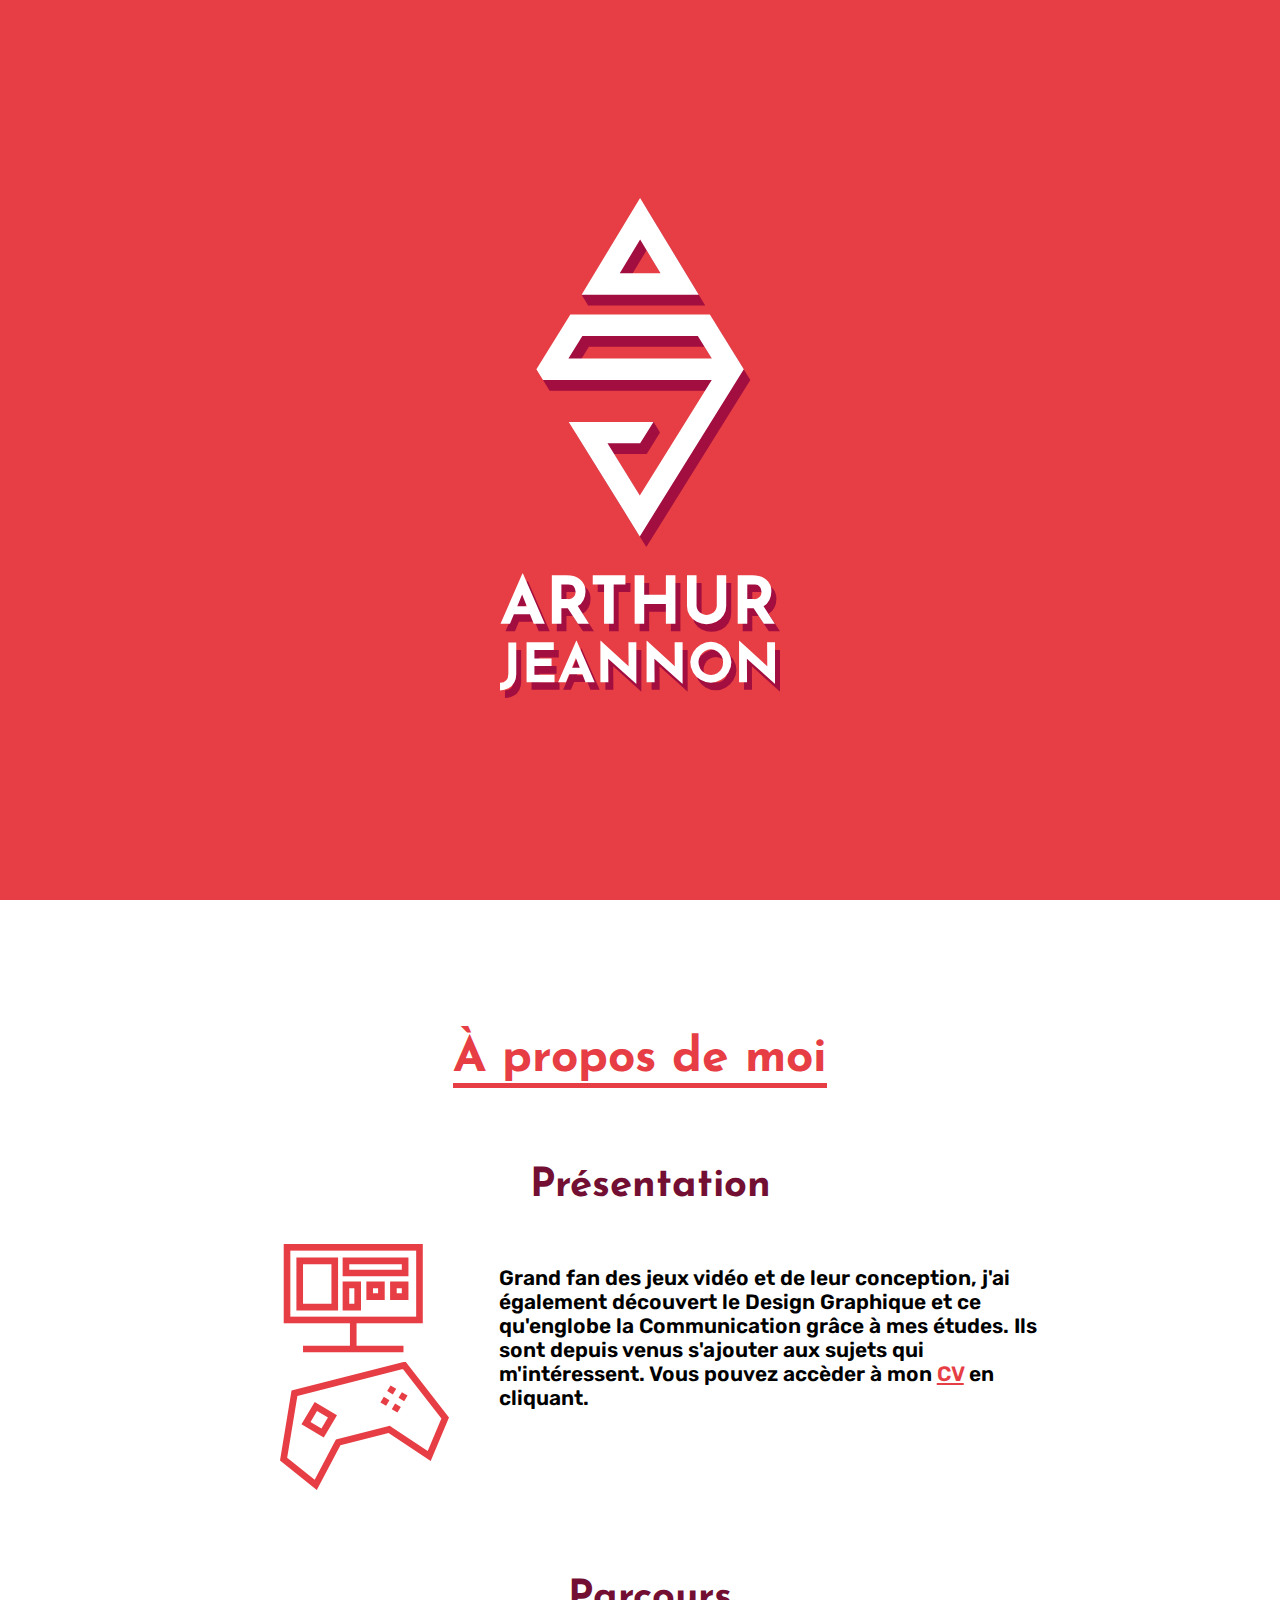
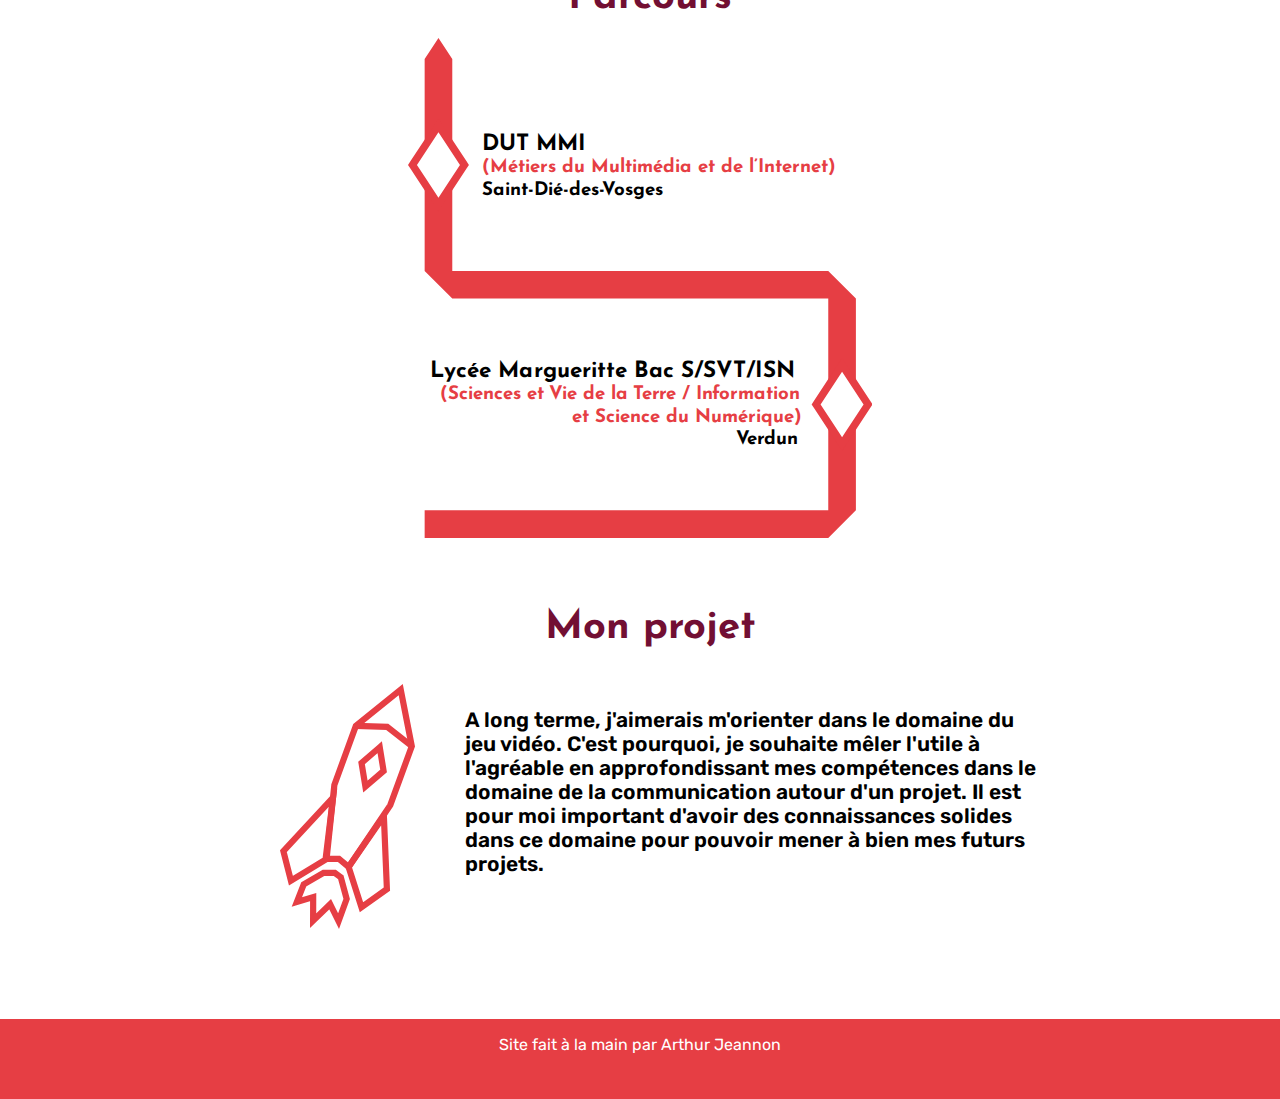
<file: index.html>
<!DOCTYPE html>
<html lang="en">
<head>
    <meta charset="UTF-8">
    
    <link rel="stylesheet" type="text/css" href="css/style.css">
    <link rel="stylesheet" type="text/css" href="css/svg.css">
    <script src="js/scroll.js"></script>

    <link href="https://fonts.googleapis.com/css?family=Josefin+Sans:400,600,700&display=swap" rel="stylesheet">
    <link href="https://fonts.googleapis.com/css?family=Rubik&display=swap" rel="stylesheet">
    <title>Jeannon Arthur</title>
</head>

<!-- ============================================================================================= -->
<!-- ============================================================================================= -->
<!-- ============================================================================================= -->
<!-- ============================================================================================= -->

<body>
    <header id="head">
        <div>
            <figure><img src="media/logo_principal/mylogo.svg" alt="Le logo actuel de Arthur Jeannon" /></figure>
        </div>
    </header>

    <!-- =============================================================== -->
    <!-- =============================================================== -->
    <!-- =============================================================== -->

    <nav id="main" class="unfixed">
        <figure id="nav-logo" class="unvisible"><img src="media/logo_principal/logomoi.svg" alt="Logo de Arthur Jeannon" /></figure>
        <ul id="superieure">
            <li><a href="index.html">MOI</a></li>
            <li><span class="crea">CREATIONS</span>
                <ul class="inferieure">
                    <li><a href="logo.html">Logos</a></li>
                    <li><a href="illu.html">Illustrations</a></li>
                    <li><a href="print.html">Prints</a></li>
                    <li><a href="clothes.html">Vêtements</a></li>
                    <li><a href="3d.html">Modélisations</a></li>
                </ul>
            </li>
            <li><span class="crea">PROJETS</span>
                <ul class="inferieure">
                    <li><a href="hhm.html">Hachi Hachi Mystery</a></li>
                    <li><a href="tsa.html">The Steam Artists</a></li>
                </ul>
            </li>
            <li><a href="jeu.html">JEUX</a></li>
        </ul>
        <figure id="nav-rs" class="unvisible"><img src="media/rs-bg.svg" alt="" /></figure>
        <ul id="rs">
            <li><a href="https://twitter.com/ArthurJeannon" onclick="window.open(this.href); return false;" ><img src="media/twi-logo.svg" alt="Image d'un lien menant vers le compte Twitter de Arthur Jeannon" /></a></li>
            <li><a href="https://www.instagram.com/arthur_jeannon/?hl=fr" onclick="window.open(this.href); return false;" ><img src="media/insta-logo.svg" alt="Image d'un lien menant vers le compte Instagram de Arthur Jeannon" /></a></li>
            <li><a href="https://www.linkedin.com/in/arthur-jeannon-39b530194/" onclick="window.open(this.href); return false;" ><img src="media/linkedin-logo.svg" alt="Image d'un lien menant vers le compte Linkedin de Arthur Jeannon" /></a></li>
        </ul>
    </nav>

    <!-- =============================================================== -->
    <!-- =============================================================== -->
    <!-- =============================================================== -->
   
    <main id="index">
        <h1>À propos de moi</h1>
       <section id="pre">
            <h2>Présentation</h2>
            <div class="me">
                <figure><img src="media/hobbies.svg" alt=""></figure>
                <p>Grand fan des jeux vidéo et de leur conception, j'ai également découvert le Design Graphique et ce qu'englobe la Communication grâce à mes études. Ils sont depuis venus s'ajouter aux sujets qui m'intéressent. Vous pouvez accèder à mon <a href="media/cv.pdf" onclick="window.open(this.href); return false;" >CV</a> en cliquant.</p>
            </div>
        </section>
        <section>
            <h2>Parcours</h2>
            
            <svg class="parcousvg" xmlns="http://www.w3.org/2000/svg" height="500px" viewBox="0 0 1488.05 1601.58">
                <title>Mon Parcours</title>
                <g id="Calque_2" data-name="Calque 2">
                    <g id="Calque_1-2" data-name="Calque 1">
                        <polygon class="cls-1" points="141.84 745.94 141.84 67.33 141.84 67.33 97.58 0 53.33 67.33 53.33 745.94 141.84 834.45 1346.2 834.46 1346.2 1513.06 53.33 1513.06 53.33 1601.58 1346.2 1601.58 1434.72 1513.06 1434.72 834.46 1346.2 745.94 141.84 745.94"/>
                        <polygon class="cls-2" points="14.36 406.64 97.58 280.02 180.81 406.64 97.58 533.25 14.36 406.64"/>
                        <path class="cls-1" d="M97.58,301.87l68.87,104.77L97.58,511.41,28.72,406.64,97.58,301.87m0-43.7-20,30.51L8.66,393.45,0,406.64l8.66,13.18L77.53,524.59l20,30.51,20.06-30.51L186.5,419.82l8.67-13.18-8.67-13.19L117.64,288.68,97.58,258.17Z"/>
                        <polygon class="cls-2" points="1307.24 1173.76 1390.46 1047.14 1473.69 1173.76 1390.46 1300.38 1307.24 1173.76"/><path class="cls-1" d="M1390.46,1069l68.87,104.77-68.87,104.77-68.86-104.77L1390.46,1069m0-43.7-20,30.52-68.87,104.77-8.66,13.18,8.66,13.18,68.87,104.77,20,30.51,20.06-30.51,68.86-104.77,8.67-13.18-8.67-13.18-68.86-104.77-20.06-30.52Z"/>
                        <text class="cls-3" transform="translate(236.44 358.44)">DUT MMI<tspan class="cls-1" x="336.17" y="0"> </tspan><tspan class="cls-4"><tspan x="0" y="72">(Métiers du Multimédia et de l’Internet)</tspan></tspan><tspan class="cls-5"><tspan x="0" y="144">Saint-Dié-des-</tspan><tspan class="cls-6" x="385.43" y="144">V</tspan><tspan x="421.91" y="144">osges</tspan></tspan></text>
                        <text class="cls-3" transform="translate(70.01 1085.03)">L<tspan class="cls-7" x="46.15" y="0">y</tspan><tspan x="83.52" y="0">cée Ma</tspan><tspan class="cls-8" x="333.5" y="0">r</tspan><tspan x="361.58" y="0">gueritte Bac S/SVT/ISN</tspan><tspan class="cls-4"><tspan x="33.76" y="72">(Sciences et </tspan><tspan class="cls-9" x="380.98" y="72">V</tspan><tspan class="cls-10" x="424.06" y="72">ie de la </tspan><tspan class="cls-11" x="649.71" y="72">T</tspan><tspan x="678.45" y="72">er</tspan><tspan class="cls-12" x="733.83" y="72">r</tspan><tspan class="cls-13" x="756.09" y="72">e / In</tspan><tspan class="cls-14" x="903.57" y="72">f</tspan><tspan x="926.13" y="72">ormation </tspan><tspan x="455.67" y="144">et Science du Numérique)</tspan></tspan><tspan class="cls-5"><tspan class="cls-15" x="980.01" y="216">V</tspan><tspan x="1016.48" y="216">e</tspan><tspan class="cls-12" x="1048.46" y="216">r</tspan><tspan x="1070.73" y="216">dun</tspan></tspan></text>
                    </g>
                </g>
            </svg>
        </section>
        <section id="pro">
            <h2>Mon projet</h2>
            <div class="me">
                <figure><img src="media/fusee.svg" alt=""></figure>
                <p>A long terme, j'aimerais m'orienter dans le domaine du jeu vidéo. C'est pourquoi, je souhaite mêler l'utile à l'agréable en approfondissant mes compétences dans le domaine de la communication autour d'un projet. Il est pour moi important d'avoir des connaissances solides dans ce domaine pour pouvoir mener à bien mes futurs projets.</p>
            </div>
        </section>
    </main>
    
    <!-- =============================================================== -->
    <!-- =============================================================== -->
    <!-- =============================================================== -->
    

    <footer>
        <p>Site fait à la main par Arthur Jeannon</p>
    </footer>

    <!-- ============================================================================================= -->
    <!-- ============================================================================================= -->
    <!-- ============================================================================================= -->
    <!-- ============================================================================================= -->


    <!-- =============================================================== -->
       <!-- ================   SCRIPT - Header/Nav   ================ -->
    <!-- =============================================================== -->

    <script src="js/scroll.js"></script>

</body>
</html>
</file>
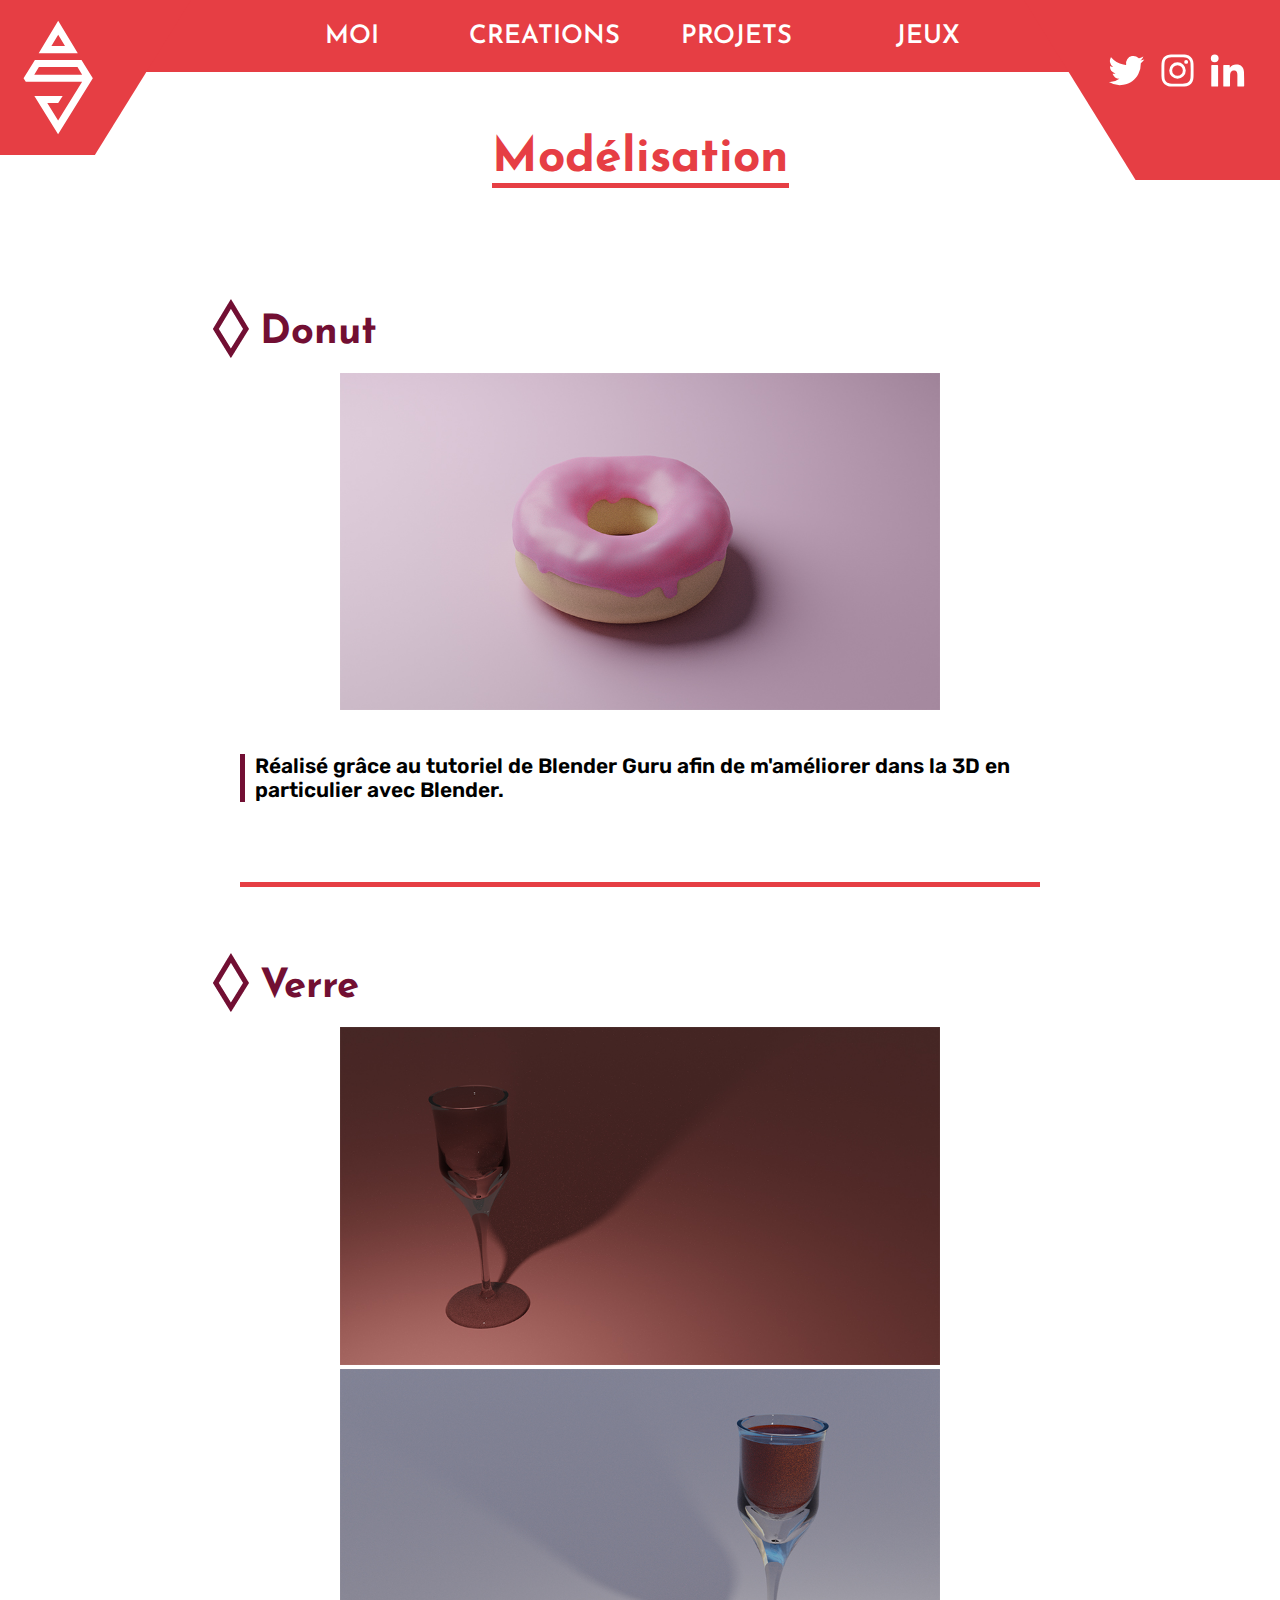
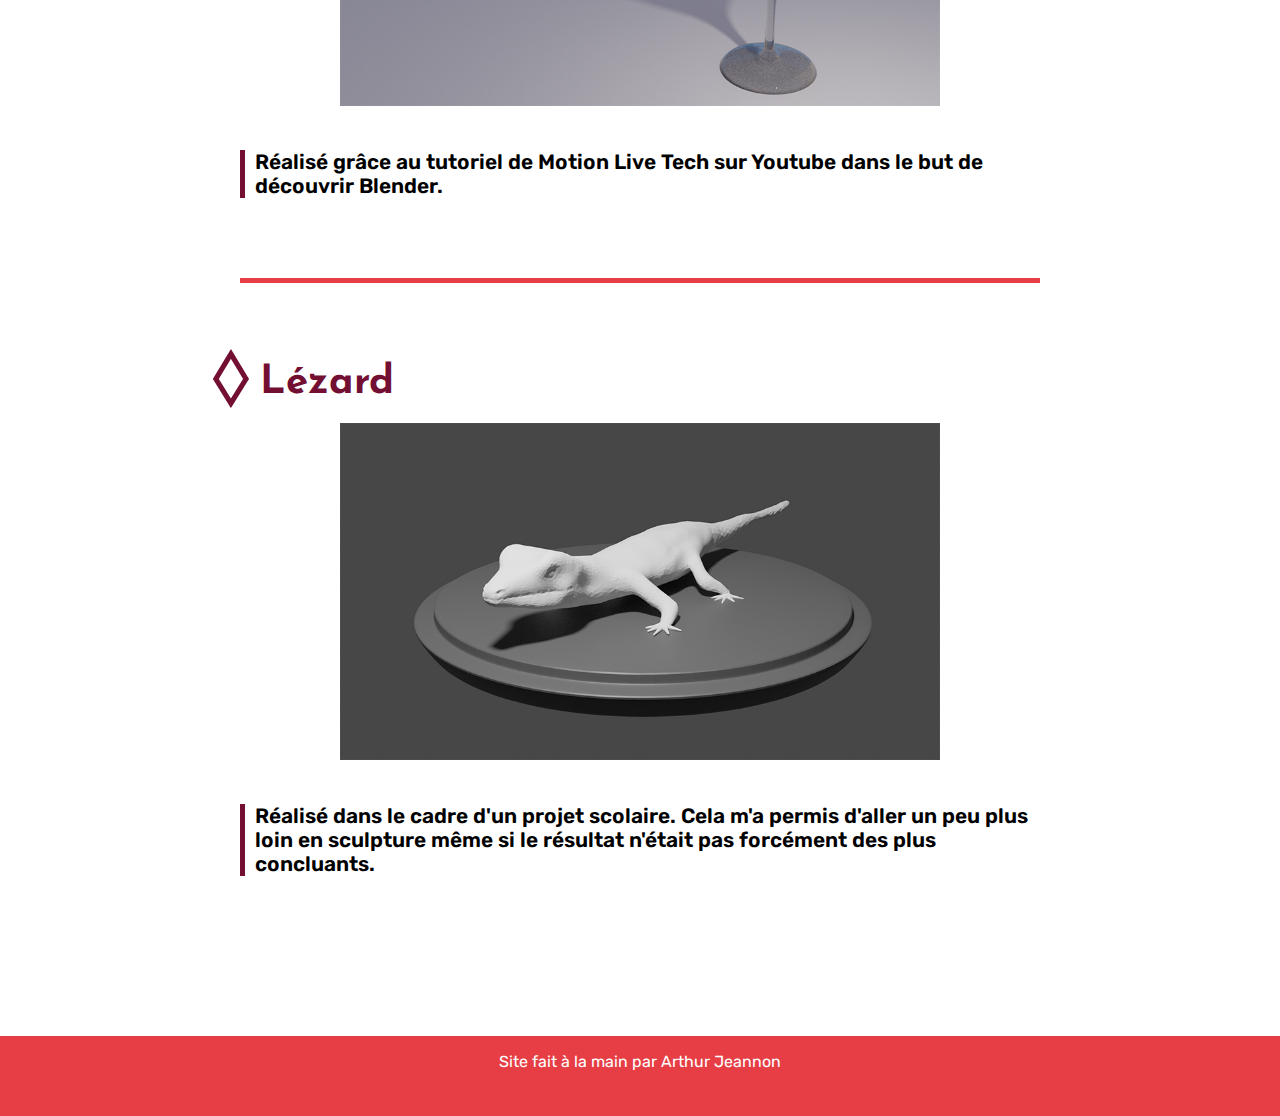
<file: 3d.html>
<!DOCTYPE html>
<html lang="en">
<head>
    <meta charset="UTF-8">
    
    <link rel="stylesheet" type="text/css" href="css/style.css">
    <link rel="stylesheet" type="text/css" href="css/svg.css">

    <link href="https://fonts.googleapis.com/css?family=Josefin+Sans:400,600,700&display=swap" rel="stylesheet">
    <link href="https://fonts.googleapis.com/css?family=Rubik&display=swap" rel="stylesheet">
    <title>Jeannon Arthur</title>
</head>

<!-- ============================================================================================= -->
<!-- ============================================================================================= -->
<!-- ============================================================================================= -->
<!-- ============================================================================================= -->

<body>


    <!-- =============================================================== -->
    <!-- =============================================================== -->
    <!-- =============================================================== -->

    <nav id="main" class="ofixed">
        <figure id="nav-logo" class="unvisible"><img src="media/logo_principal/logomoi.svg" alt="Logo de Arthur Jeannon" /></figure>
        <ul id="superieure">
            <li><a href="index.html">MOI</a></li>
            <li><span class="crea">CREATIONS</span>
                <ul class="inferieure">
                    <li><a href="logo.html">Logos</a></li>
                    <li><a href="illu.html">Illustrations</a></li>
                    <li><a href="print.html">Prints</a></li>
                    <li><a href="clothes.html">Vêtements</a></li>
                    <li><a href="3d.html">Modélisations</a></li>
                </ul>
            </li>
            <li><span class="crea">PROJETS</span>
                <ul class="inferieure">
                    <li><a href="hhm.html">Hachi Hachi Mystery</a></li>
                    <li><a href="tsa.html">The Steam Artists</a></li>
                </ul>
            </li>
            <li><a href="jeu.html">JEUX</a></li>
        </ul>
        <figure id="nav-rs" class="unvisible"><img src="media/rs-bg.svg" alt="" /></figure>
        <ul id="rs">
            <li><a href="https://twitter.com/ArthurJeannon" onclick="window.open(this.href); return false;" ><img src="media/twi-logo.svg" alt="Image d'un lien menant vers le compte Twitter de Arthur Jeannon" /></a></li>
            <li><a href="https://www.instagram.com/arthur_jeannon/?hl=fr" onclick="window.open(this.href); return false;" ><img src="media/insta-logo.svg" alt="Image d'un lien menant vers le compte Instagram de Arthur Jeannon" /></a></li>
            <li><a href="https://www.linkedin.com/in/arthur-jeannon-39b530194/" onclick="window.open(this.href); return false;" ><img src="media/linkedin-logo.svg" alt="Image d'un lien menant vers le compte Linkedin de Arthur Jeannon" /></a></li>
        </ul>
    </nav>

    <!-- =============================================================== -->
    <!-- =============================================================== -->
    <!-- =============================================================== -->
   
    <main id="troisd">
        <h1>Modélisation</h1>
        <section class="list">
            <h2>Donut</h2>
            <figure><img src="media/3d/donut.jpg" alt="Modélisation d'un donut." class="bigger" /></figure>
            
            <p>Réalisé grâce au tutoriel de Blender Guru afin de m'améliorer dans la 3D en particulier avec Blender.</p>
        </section>
        <section class="list">
            <h2>Verre</h2>
            <figure><img src="media/3d/verre00.jpg" alt="Modélisation d'un verre à pied simple." class="bigger" /></figure>
            <figure><img src="media/3d/verre01.jpg" alt="Modélisation d'un verre à pied contenant un liquide." class="bigger" /></figure>
            
            <p>Réalisé grâce au tutoriel de Motion Live Tech sur Youtube dans le but de découvrir Blender.</p>
        </section>
        <section class="list">
            <h2>Lézard</h2>
            <figure><img src="media/3d/lizard.jpg" alt="Modélisation et sculpture d'un lézard." class="bigger" /></figure>
            <p>Réalisé dans le cadre d'un projet scolaire. Cela m'a permis d'aller un peu plus loin en sculpture même si le résultat n'était pas forcément des plus concluants.</p>
        </section>
    </main>
    
    <!-- =============================================================== -->
    <!-- =============================================================== -->
    <!-- =============================================================== -->
    

    <footer>
        <p>Site fait à la main par Arthur Jeannon</p>
    </footer>

    <!-- ============================================================================================= -->
    <!-- ============================================================================================= -->
    <!-- ============================================================================================= -->
    <!-- ============================================================================================= -->

</body>
</html>
</file>
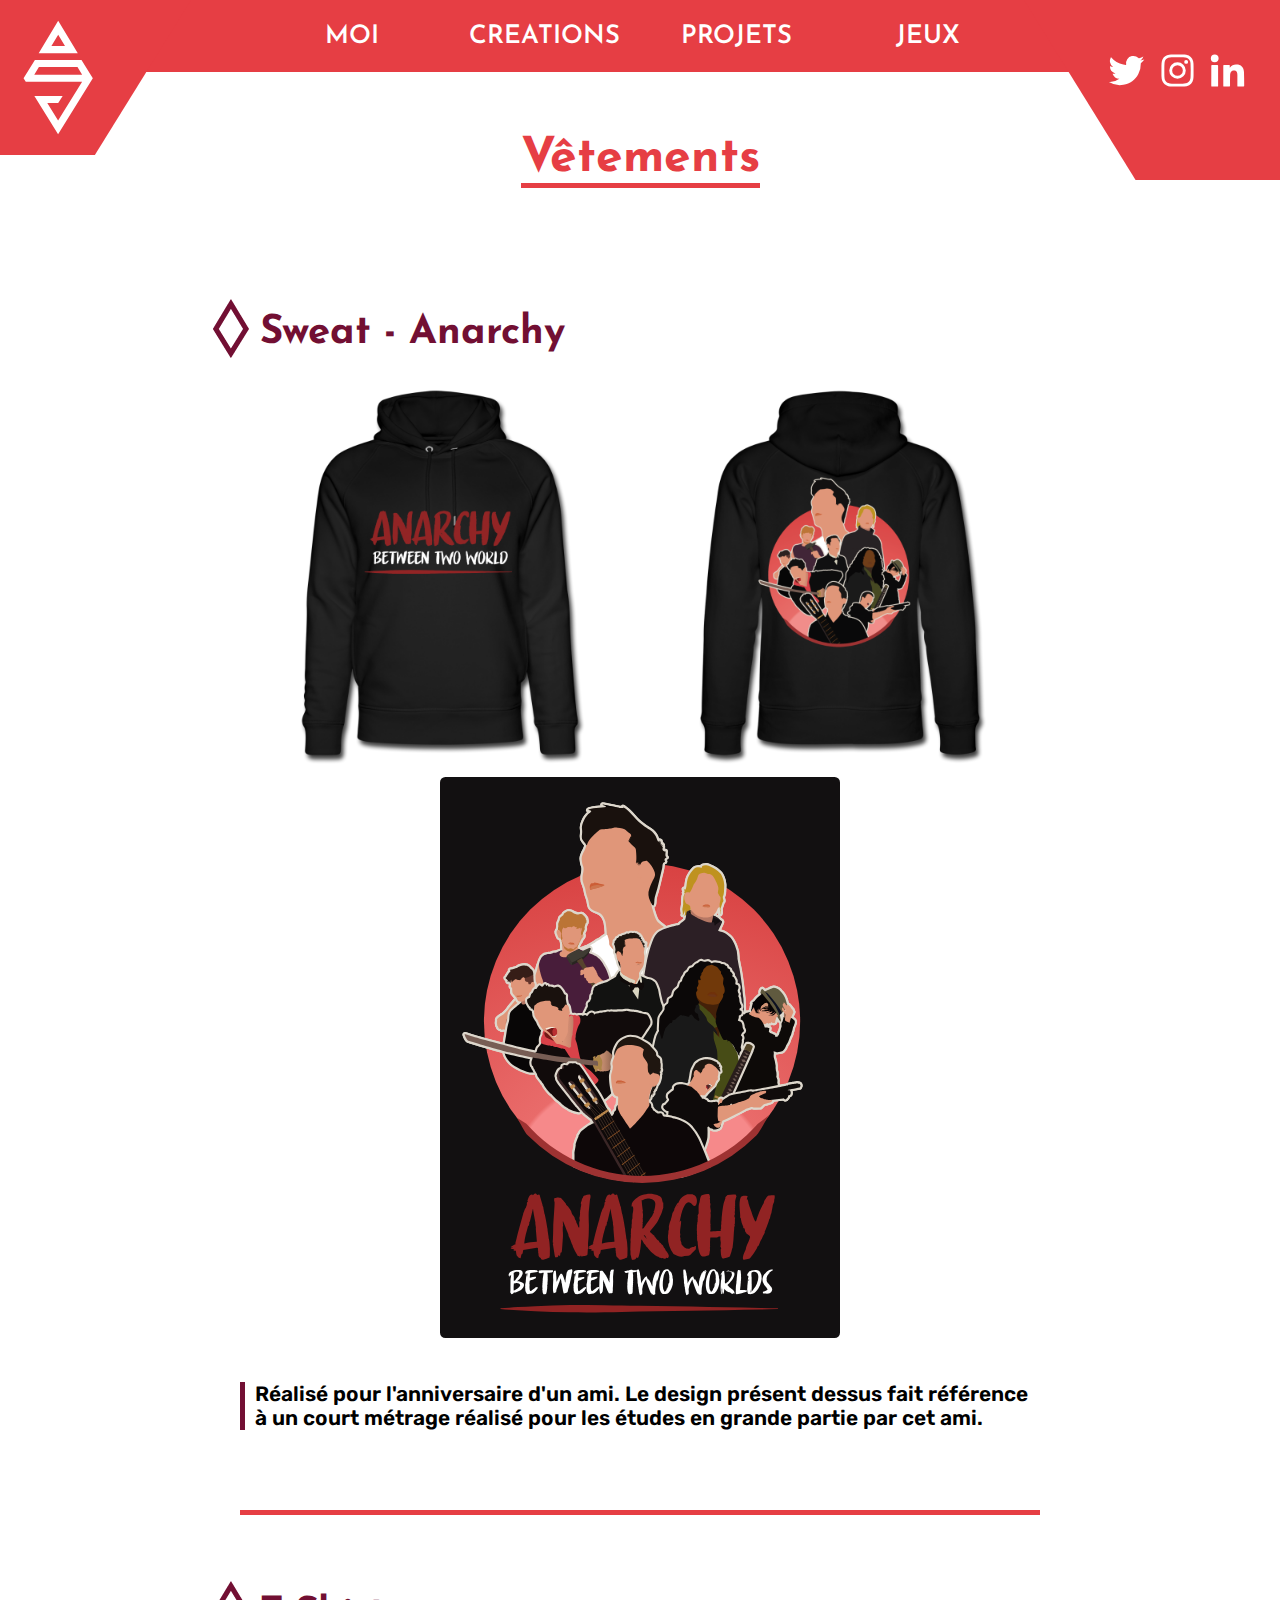
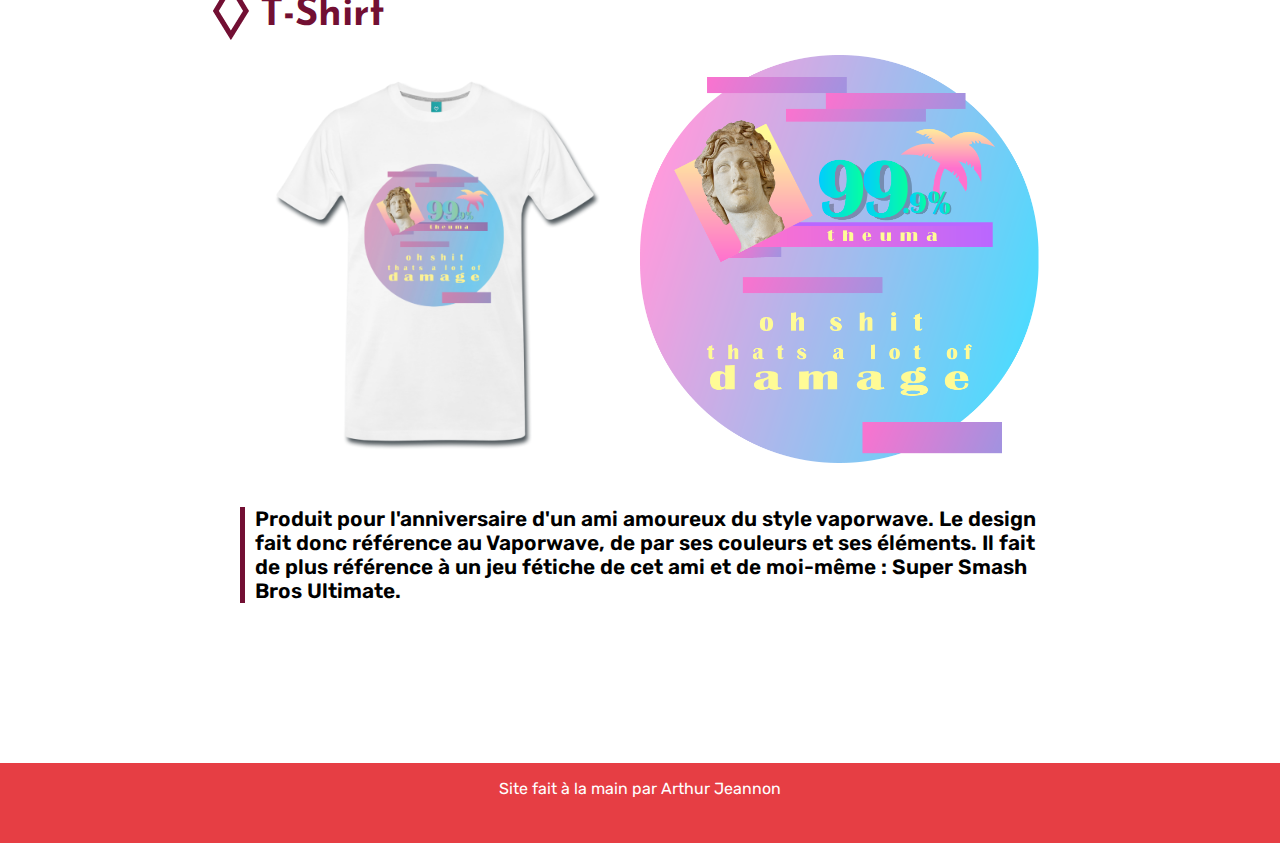
<file: clothes.html>
<!DOCTYPE html>
<html lang="en">
<head>
    <meta charset="UTF-8">
    
    <link rel="stylesheet" type="text/css" href="css/style.css">
    <link rel="stylesheet" type="text/css" href="css/svg.css">

    <link href="https://fonts.googleapis.com/css?family=Josefin+Sans:400,600,700&display=swap" rel="stylesheet">
    <link href="https://fonts.googleapis.com/css?family=Rubik&display=swap" rel="stylesheet">
    <title>Jeannon Arthur</title>
</head>

<!-- ============================================================================================= -->
<!-- ============================================================================================= -->
<!-- ============================================================================================= -->
<!-- ============================================================================================= -->

<body>

    <!-- =============================================================== -->
    <!-- =============================================================== -->
    <!-- =============================================================== -->

    <nav id="main" class="ofixed">
        <figure id="nav-logo" class="unvisible"><img src="media/logo_principal/logomoi.svg" alt="Logo de Arthur Jeannon" /></figure>
        <ul id="superieure">
            <li><a href="index.html">MOI</a></li>
            <li><span class="crea">CREATIONS</span>
                <ul class="inferieure">
                    <li><a href="logo.html">Logos</a></li>
                    <li><a href="illu.html">Illustrations</a></li>
                    <li><a href="print.html">Prints</a></li>
                    <li><a href="clothes.html">Vêtements</a></li>
                    <li><a href="3d.html">Modélisations</a></li>
                </ul>
            </li>
            <li><span class="crea">PROJETS</span>
                <ul class="inferieure">
                    <li><a href="hhm.html">Hachi Hachi Mystery</a></li>
                    <li><a href="tsa.html">The Steam Artists</a></li>
                </ul>
            </li>
            <li><a href="jeu.html">JEUX</a></li>
        </ul>
        <figure id="nav-rs" class="unvisible"><img src="media/rs-bg.svg" alt="" /></figure>
        <ul id="rs">
            <li><a href="https://twitter.com/ArthurJeannon" onclick="window.open(this.href); return false;" ><img src="media/twi-logo.svg" alt="Image d'un lien menant vers le compte Twitter de Arthur Jeannon" /></a></li>
            <li><a href="https://www.instagram.com/arthur_jeannon/?hl=fr" onclick="window.open(this.href); return false;" ><img src="media/insta-logo.svg" alt="Image d'un lien menant vers le compte Instagram de Arthur Jeannon" /></a></li>
            <li><a href="https://www.linkedin.com/in/arthur-jeannon-39b530194/" onclick="window.open(this.href); return false;" ><img src="media/linkedin-logo.svg" alt="Image d'un lien menant vers le compte Linkedin de Arthur Jeannon" /></a></li>
        </ul>
    </nav>

    <!-- =============================================================== -->
    <!-- =============================================================== -->
    <!-- =============================================================== -->
   
    <main id="clothes">
        <h1>Vêtements</h1>
        <section class="list">
            <h2>Sweat - Anarchy</h2>
            <figure><img src="media/vetements/pull_n_a.png" alt="Mon logo" class="smaller"/><img src="media/vetements/pull_n_d.png" alt="Mon logo" class="smaller"/></figure>
            <figure><img src="media/vetements/anarchy.svg" alt="Mon logo" class="smaller"/></figure>
            <div>
                <p>Réalisé pour l'anniversaire d'un ami. Le design présent dessus fait référence à un court métrage réalisé pour les études en grande partie par cet ami.</p>
            </div>
        </section>
        <section class="list">
            <h2>T-Shirt</h2>
            <figure><img src="media/vetements/tshirt_t_a.png" alt="Mon logo" class="smaller"/><img src="media/vetements/toto.png" alt="Mon logo" class="smaller"/></figure>
            <div>
                <p>Produit pour l'anniversaire d'un ami amoureux du style vaporwave. Le design fait donc référence au Vaporwave, de par ses couleurs et ses éléments. Il fait de plus référence à un jeu fétiche de cet ami et de moi-même : Super Smash Bros Ultimate.</p>
            </div>
        </section>
    </main>
    
    <!-- =============================================================== -->
    <!-- =============================================================== -->
    <!-- =============================================================== -->
    

    <footer>
        <p>Site fait à la main par Arthur Jeannon</p>
    </footer>

    <!-- ============================================================================================= -->
    <!-- ============================================================================================= -->
    <!-- ============================================================================================= -->
    <!-- ============================================================================================= -->


</body>
</html>
</file>
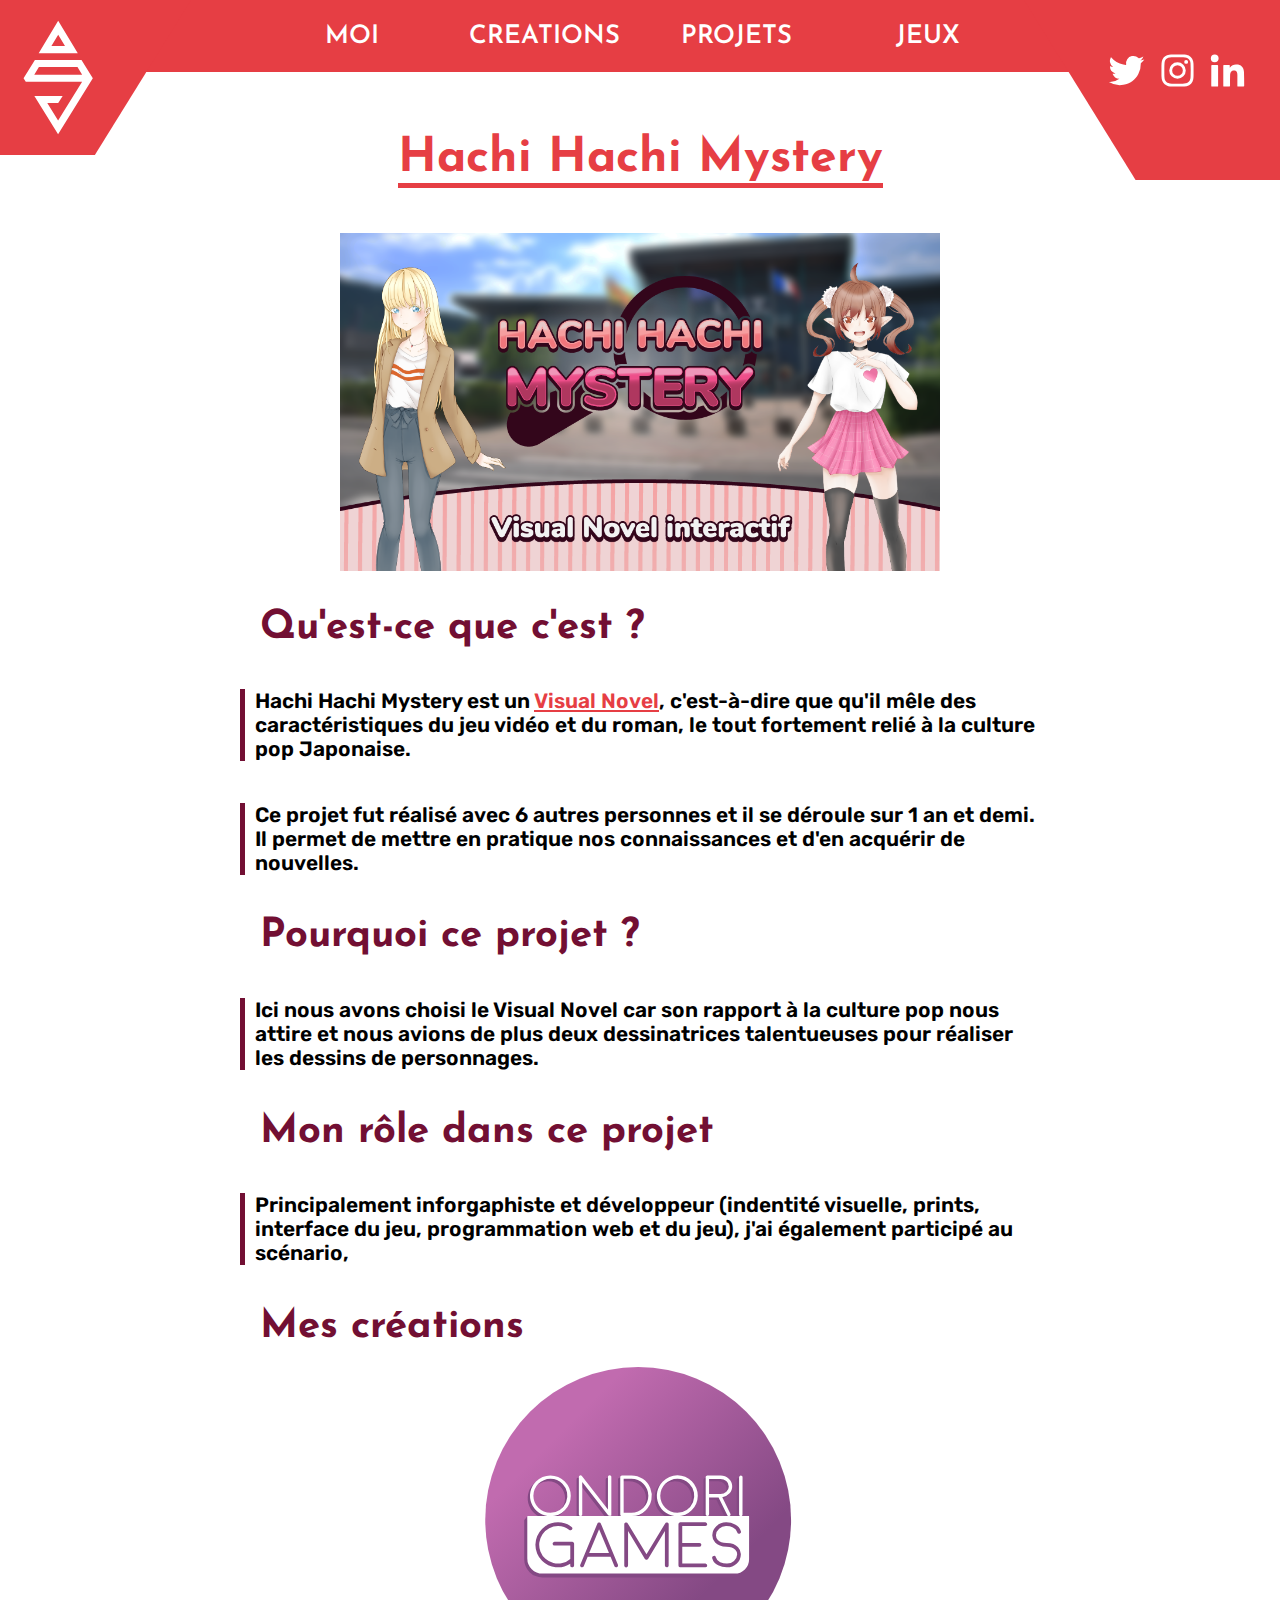
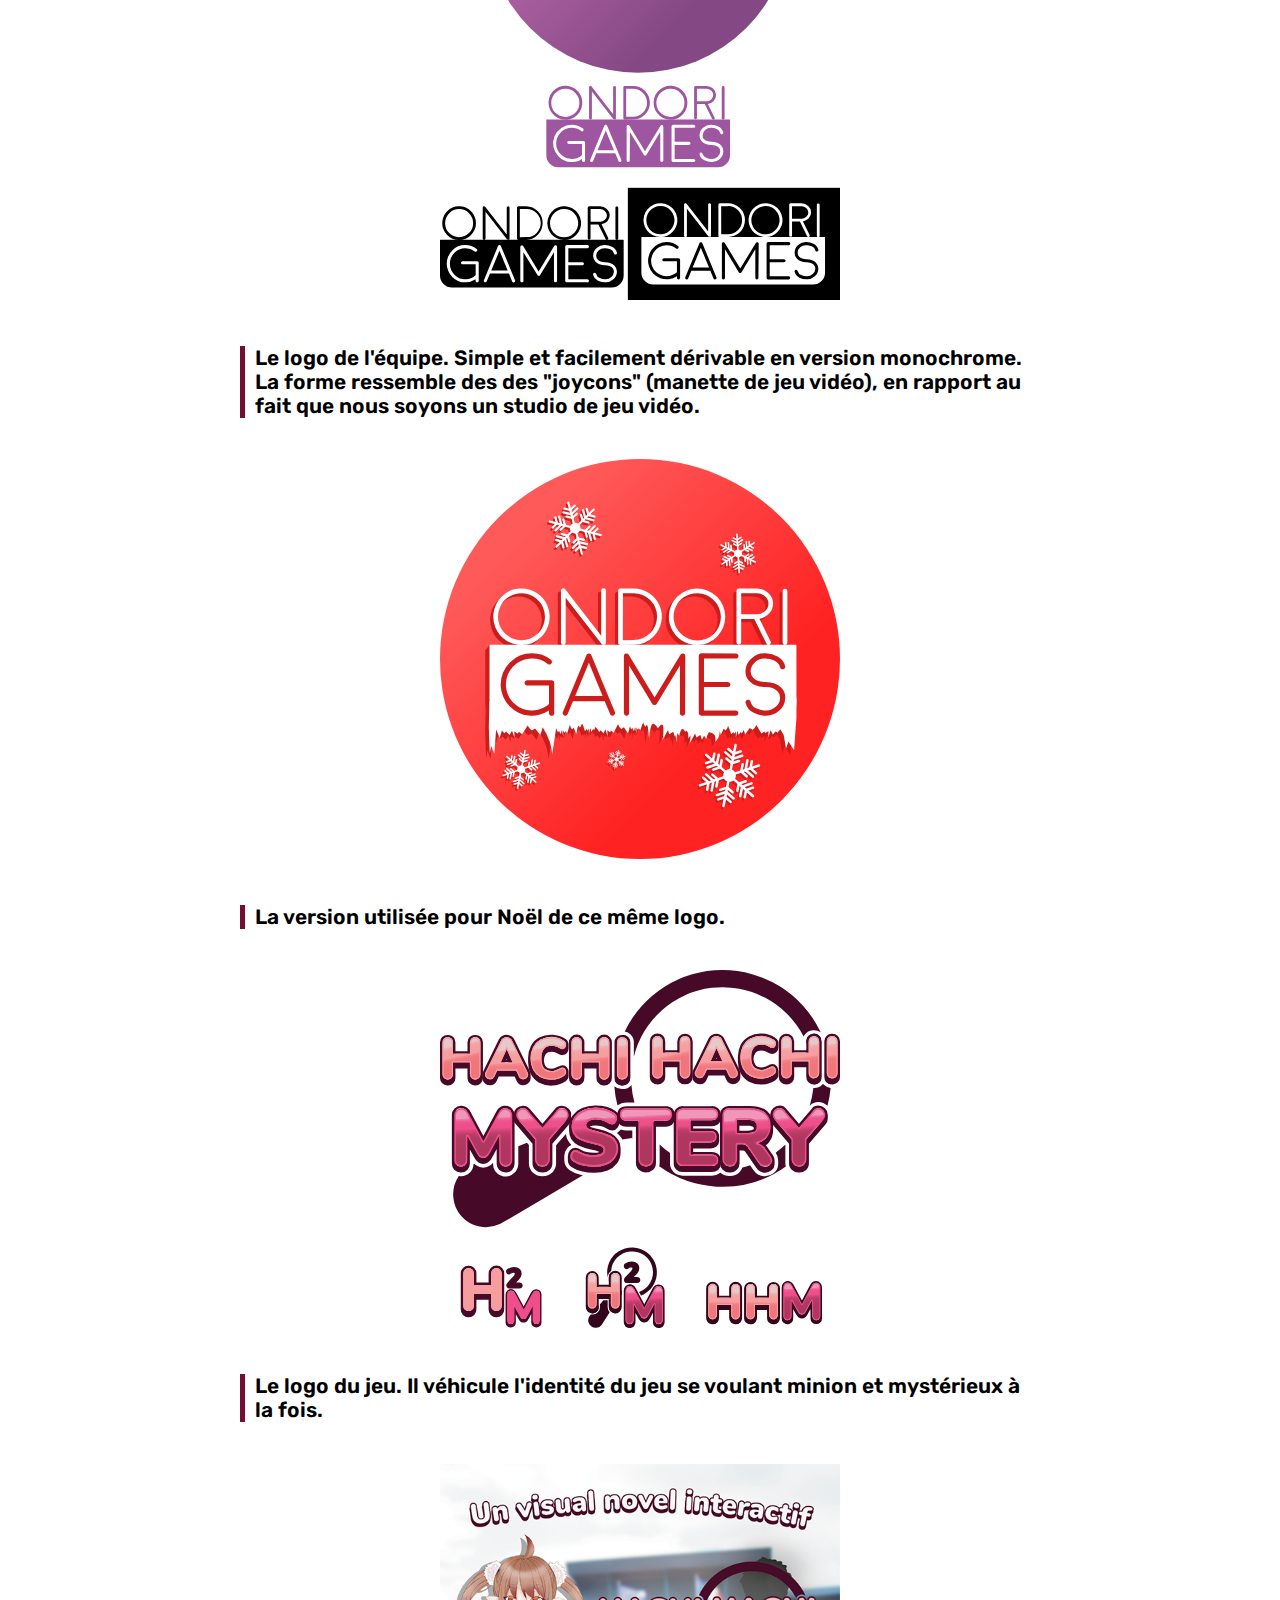
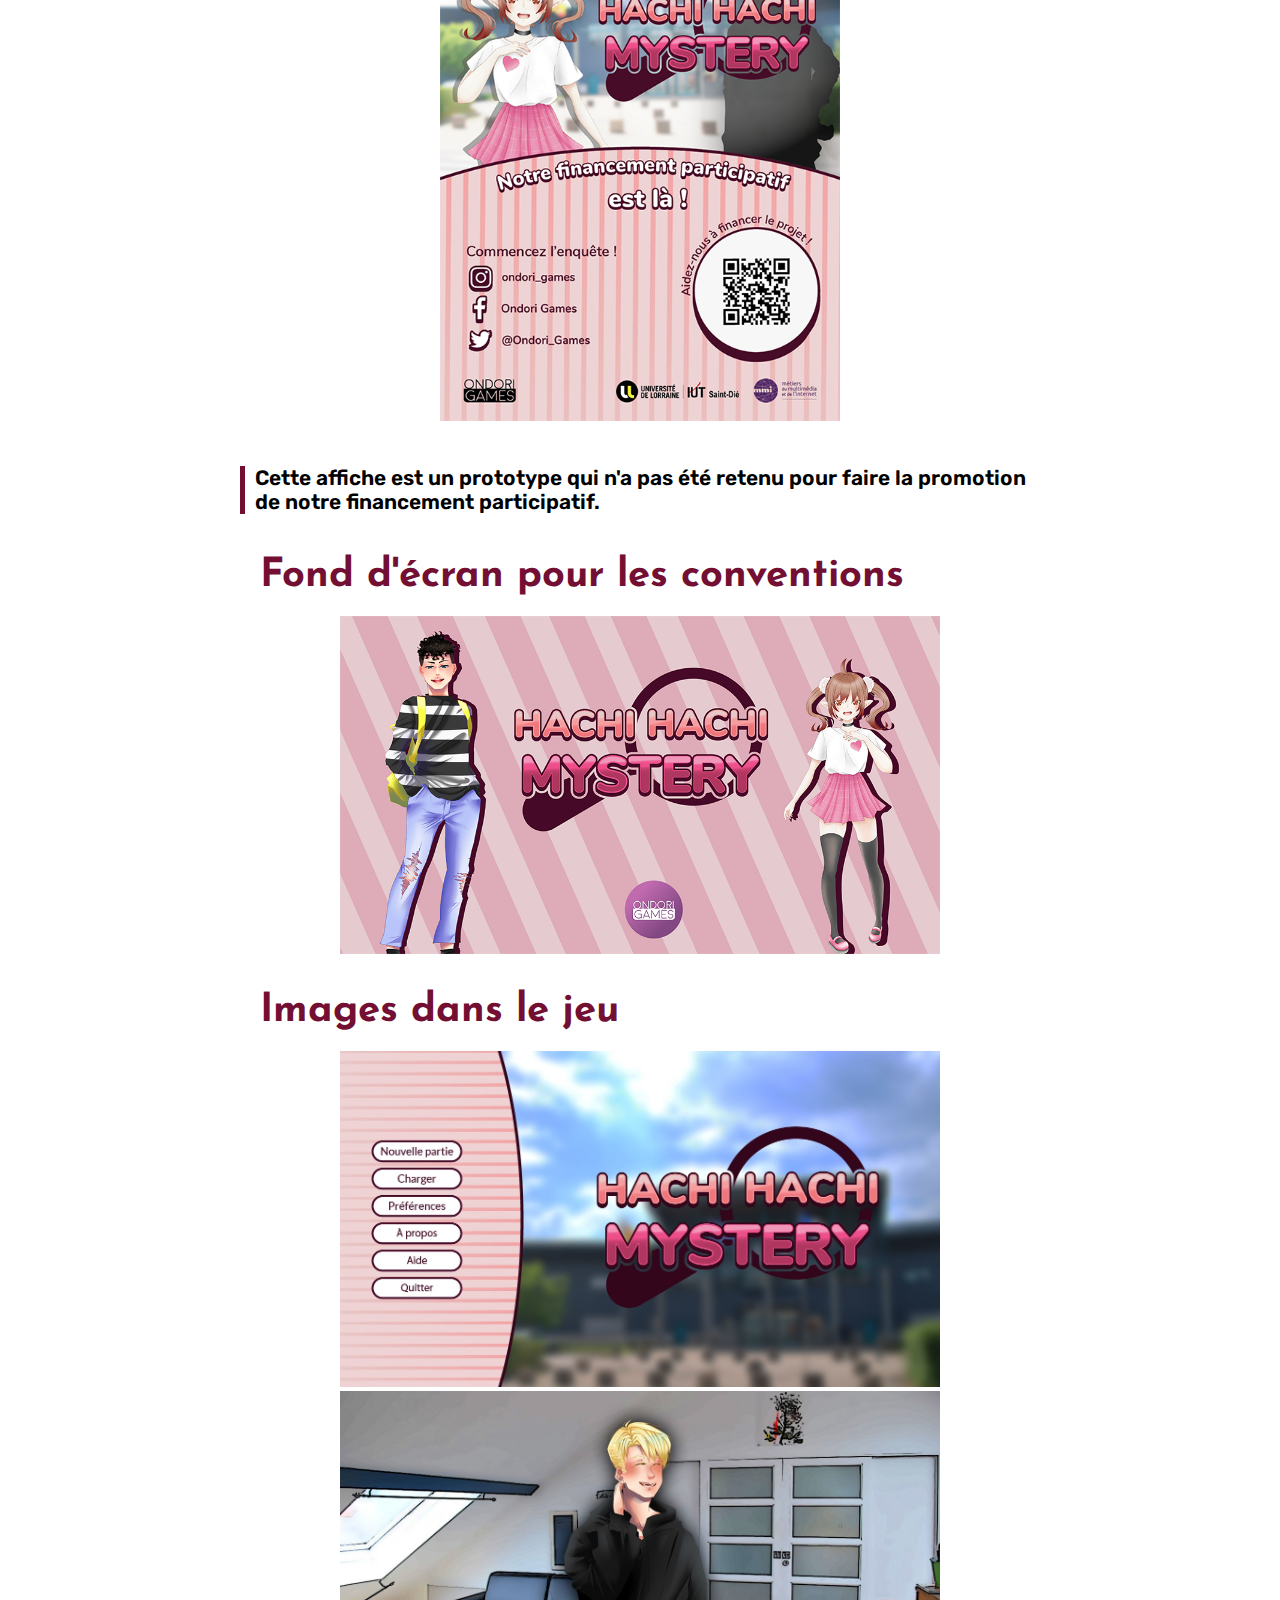
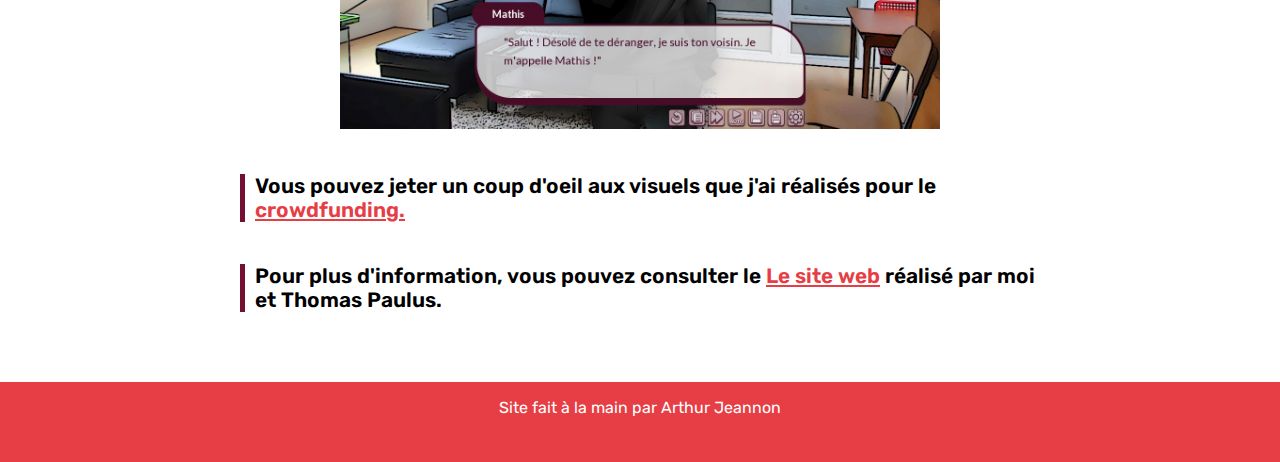
<file: hhm.html>
<!DOCTYPE html>
<html lang="en">
<head>
    <meta charset="UTF-8">
    
    <link rel="stylesheet" type="text/css" href="css/style.css">
    <link rel="stylesheet" type="text/css" href="css/svg.css">

    <link href="https://fonts.googleapis.com/css?family=Josefin+Sans:400,600,700&display=swap" rel="stylesheet">
    <link href="https://fonts.googleapis.com/css?family=Rubik&display=swap" rel="stylesheet">
    <title>Jeannon Arthur</title>
</head>

<!-- ============================================================================================= -->
<!-- ============================================================================================= -->
<!-- ============================================================================================= -->
<!-- ============================================================================================= -->

<body>


    <!-- =============================================================== -->
    <!-- =============================================================== -->
    <!-- =============================================================== -->

    <nav id="main" class="ofixed">
        <figure id="nav-logo" class="unvisible"><img src="media/logo_principal/logomoi.svg" alt="Logo de Arthur Jeannon" /></figure>
        <ul id="superieure">
            <li><a href="index.html">MOI</a></li>
            <li><span class="crea">CREATIONS</span>
                <ul class="inferieure">
                    <li><a href="logo.html">Logos</a></li>
                    <li><a href="illu.html">Illustrations</a></li>
                    <li><a href="print.html">Prints</a></li>
                    <li><a href="clothes.html">Vêtements</a></li>
                    <li><a href="3d.html">Modélisations</a></li>
                </ul>
            </li>
            <li><span class="crea">PROJETS</span>
                <ul class="inferieure">
                    <li><a href="hhm.html">Hachi Hachi Mystery</a></li>
                    <li><a href="tsa.html">The Steam Artists</a></li>
                </ul>
            </li>
            <li><a href="jeu.html">JEUX</a></li>
        </ul>
        <figure id="nav-rs" class="unvisible"><img src="media/rs-bg.svg" alt="" /></figure>
        <ul id="rs">
            <li><a href="https://twitter.com/ArthurJeannon" onclick="window.open(this.href); return false;" ><img src="media/twi-logo.svg" alt="Image d'un lien menant vers le compte Twitter de Arthur Jeannon" /></a></li>
            <li><a href="https://www.instagram.com/arthur_jeannon/?hl=fr" onclick="window.open(this.href); return false;" ><img src="media/insta-logo.svg" alt="Image d'un lien menant vers le compte Instagram de Arthur Jeannon" /></a></li>
            <li><a href="https://www.linkedin.com/in/arthur-jeannon-39b530194/" onclick="window.open(this.href); return false;" ><img src="media/linkedin-logo.svg" alt="Image d'un lien menant vers le compte Linkedin de Arthur Jeannon" /></a></li>
        </ul>
    </nav>

    <!-- =============================================================== -->
    <!-- =============================================================== -->
    <!-- =============================================================== -->
   
    <main id="hhm">
        <h1>Hachi Hachi Mystery</h1>
        <section>
            <figure><img src="media/projets/hhm/hhm_ban.png" class="bigger"/></figure>

            <h2>Qu'est-ce que c'est ?</h2>
            <p>Hachi Hachi Mystery est un <a href="https://fr.wikipedia.org/wiki/Visual_novel" onclick="window.open(this.href); return false;" >Visual Novel</a>, c'est-à-dire que qu'il mêle des caractéristiques du jeu vidéo et du roman, le tout fortement relié à la culture pop Japonaise.</p>
            <p>Ce projet fut réalisé avec 6 autres personnes et il se déroule sur 1 an et demi. Il permet de mettre en pratique nos connaissances et d'en acquérir de nouvelles.</p>

            <h2>Pourquoi ce projet ?</h2>
            <p>Ici nous avons choisi le Visual Novel car son rapport à la culture pop nous attire et nous avions de plus deux dessinatrices talentueuses pour réaliser les dessins de personnages.</p>

            <h2>Mon rôle dans ce projet</h2>
            <p>Principalement inforgaphiste et développeur (indentité visuelle, prints, interface du jeu, programmation web et du jeu), j'ai également participé au scénario, </p>

            <h2>Mes créations</h2>
            <figure><img src="media/projets/hhm/ondori.svg" alt="Mon logo" class="smaller"/></figure>
            <p>Le logo de l'équipe. Simple et facilement dérivable en version monochrome. La forme ressemble des des "joycons" (manette de jeu vidéo), en rapport au fait que nous soyons un studio de jeu vidéo.</p>

            <figure><img src="media/projets/hhm/og_noel.svg" alt="Mon logo" class="smaller"/></figure>
            <p>La version utilisée pour Noël de ce même logo.</p>

            <figure><img src="media/projets/hhm/hhm_vf.svg" alt="Mon logo" class="smaller"/></figure>
            <p>Le logo du jeu. Il véhicule l'identité du jeu se voulant minion et mystérieux à la fois.</p>
            <figure><img src="media/projets/hhm/hhm_affiche.png" alt="Mon logo" class="smaller"/></figure>
            <p>Cette affiche est un prototype qui n'a pas été retenu pour faire la promotion de notre financement participatif.</p>

            <h2>Fond d'écran pour les conventions</h2>
            <figure><img src="media/projets/hhm/fondecran.png" alt="Mon logo" class="bigger"/></figure>

            <h2>Images dans le jeu</h2>
            <figure><img src="media/projets/hhm/hhm_title.jpg" alt="Mon logo" class="bigger"/></figure>
            <figure><img src="media/projets/hhm/hhm_ingame.jpg" alt="Mon logo" class="bigger"/></figure>

            <p>Vous pouvez jeter un coup d'oeil aux visuels que j'ai réalisés pour le <a href="https://www.kickstarter.com/projects/ondorigames/hachi-hachi-mystery/description" onclick="window.open(this.href); return false;" >crowdfunding.</a></p>

            <p>Pour plus d'information, vous pouvez consulter le <a href="http://hachihachimystery.fr" onclick="window.open(this.href); return false;" >Le site web</a> réalisé par moi et Thomas Paulus.</p>
        </section>
    </main>
    
    <!-- =============================================================== -->
    <!-- =============================================================== -->
    <!-- =============================================================== -->
    

    <footer>
        <p>Site fait à la main par Arthur Jeannon</p>
    </footer>

    <!-- ============================================================================================= -->
    <!-- ============================================================================================= -->
    <!-- ============================================================================================= -->
    <!-- ============================================================================================= -->


</body>
</html>
</file>
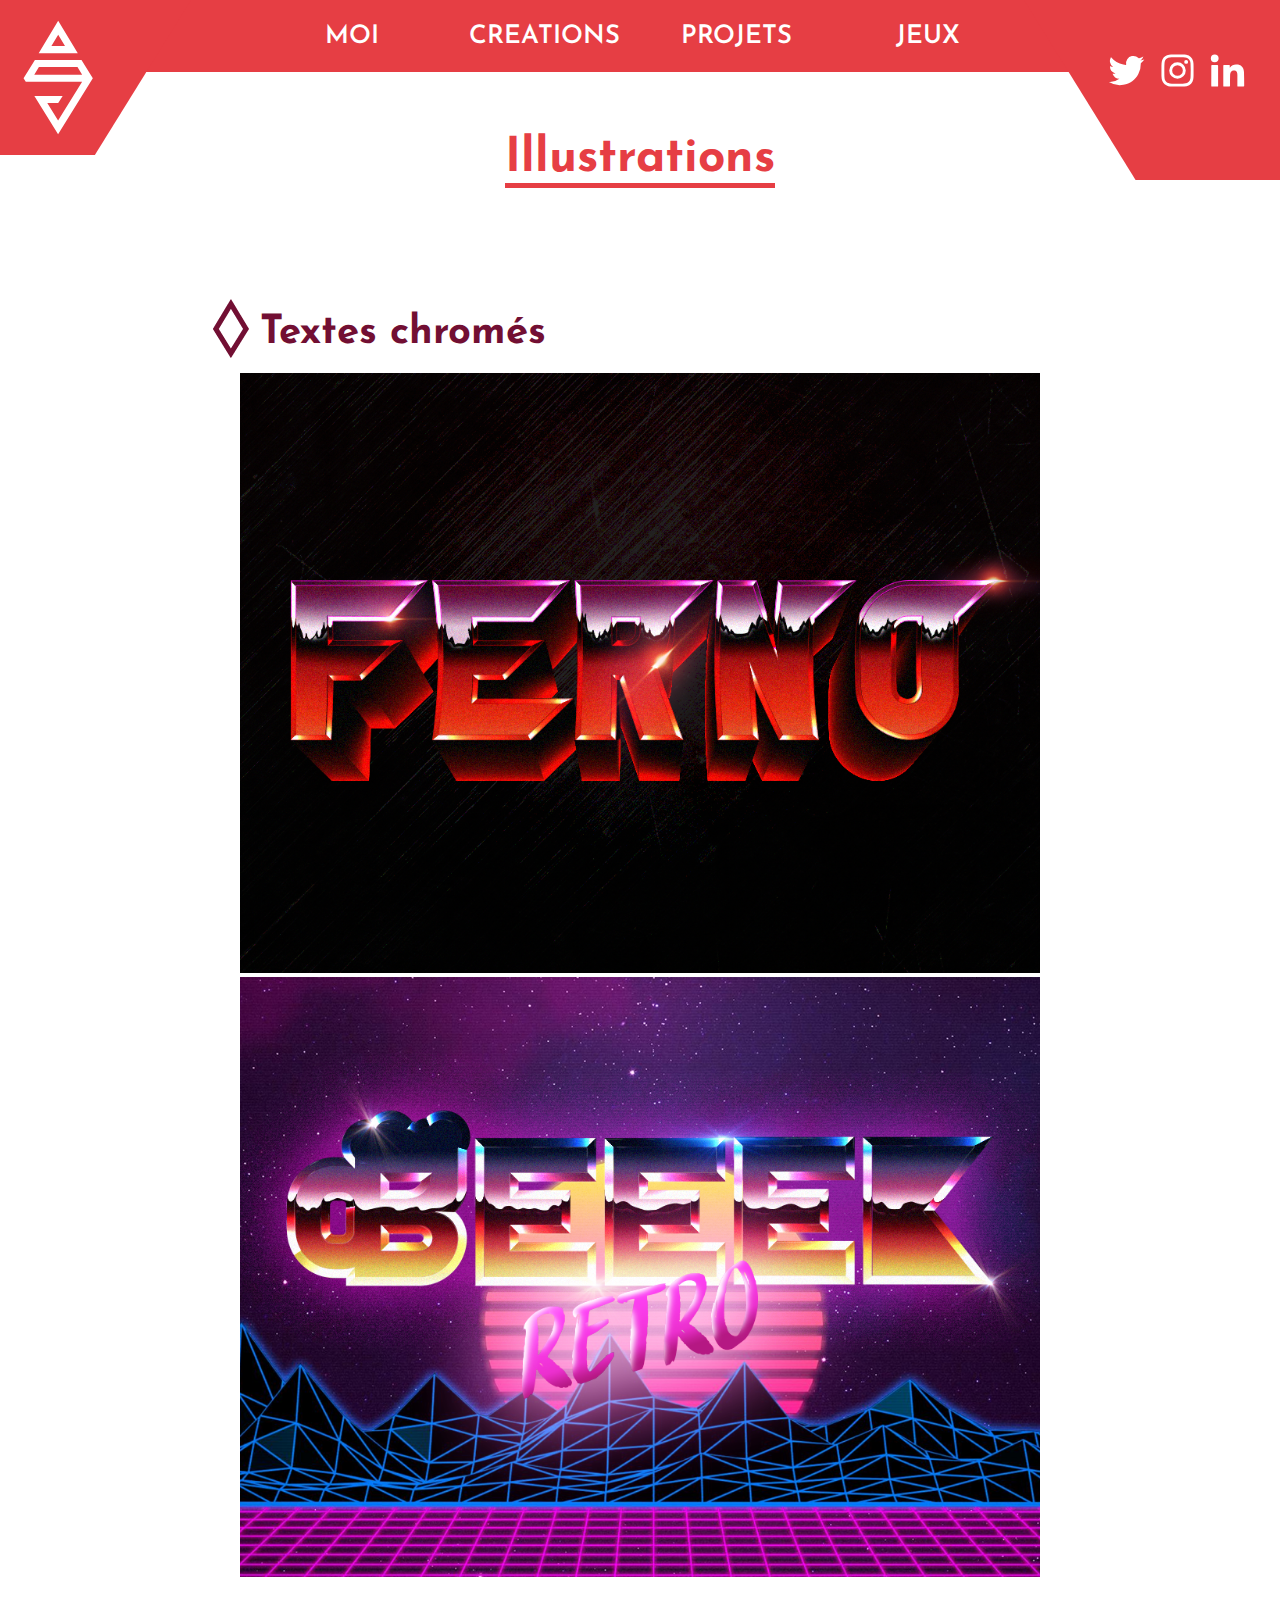
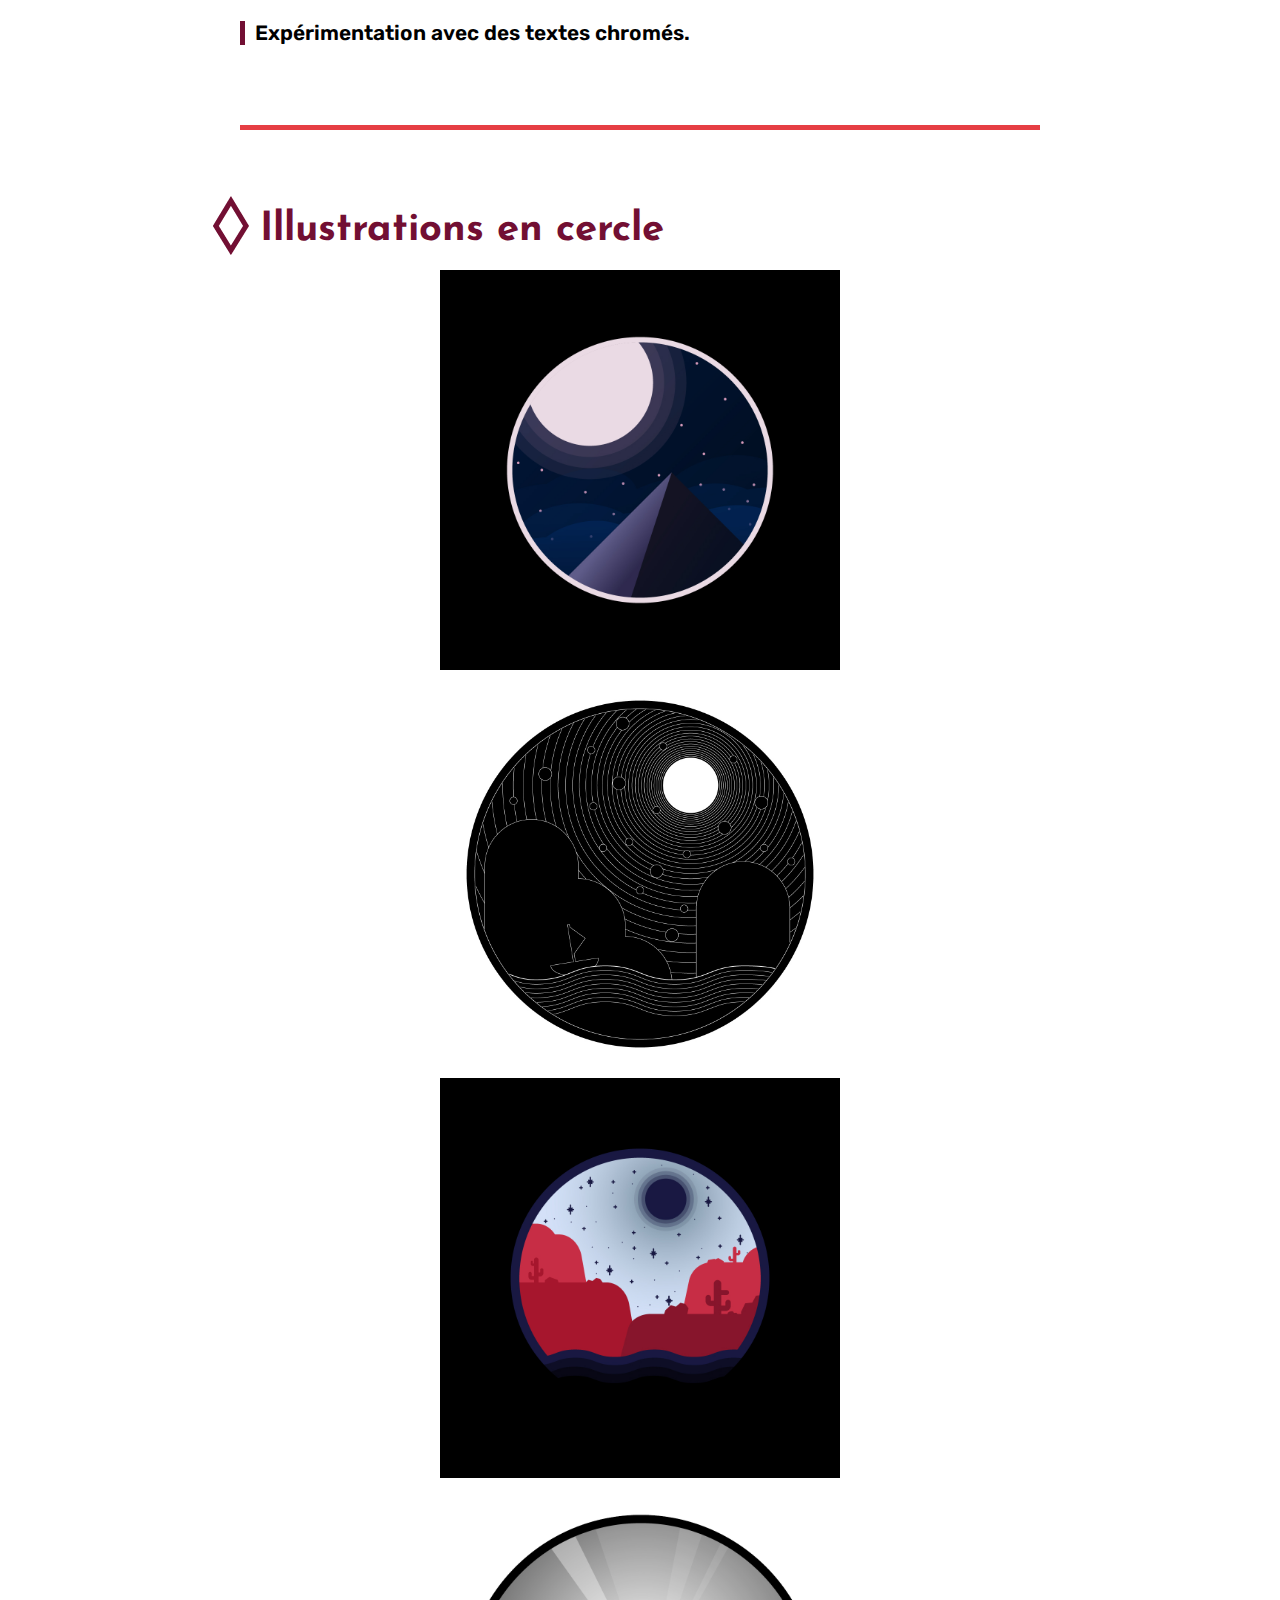
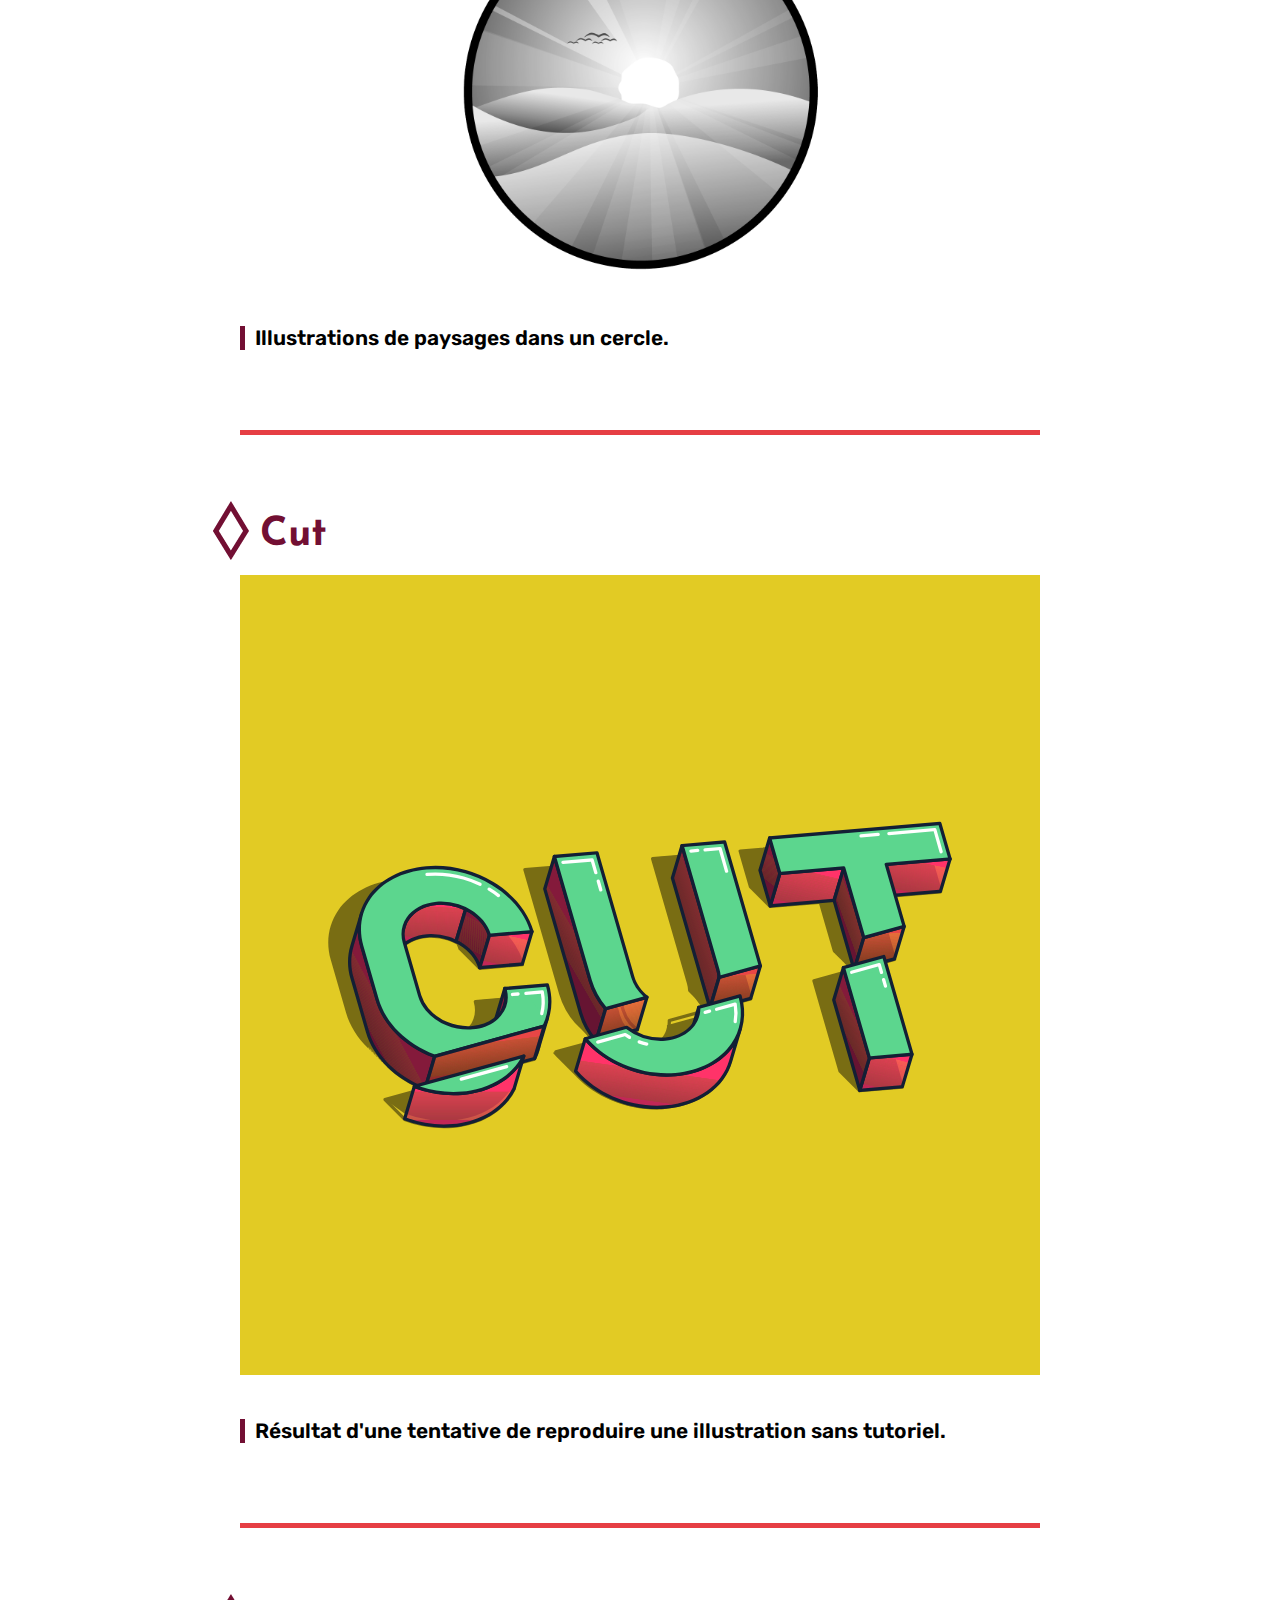
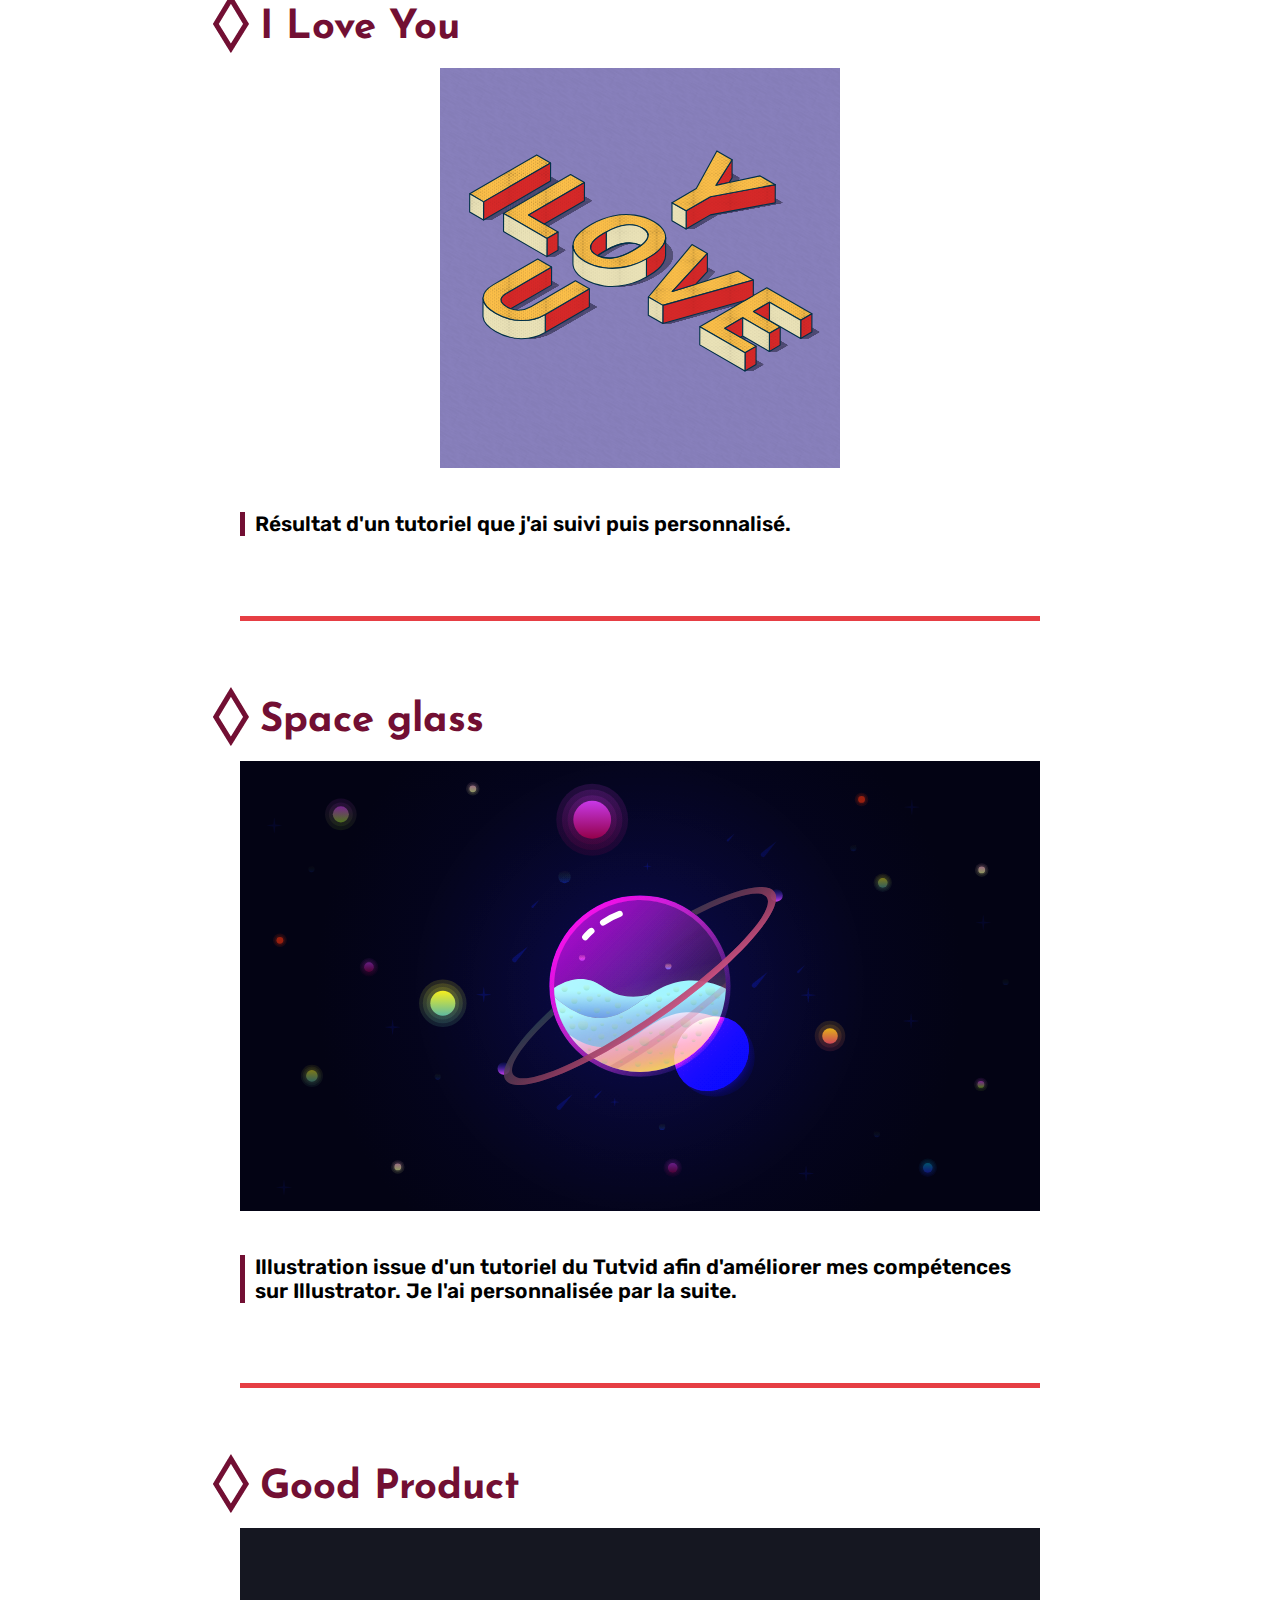
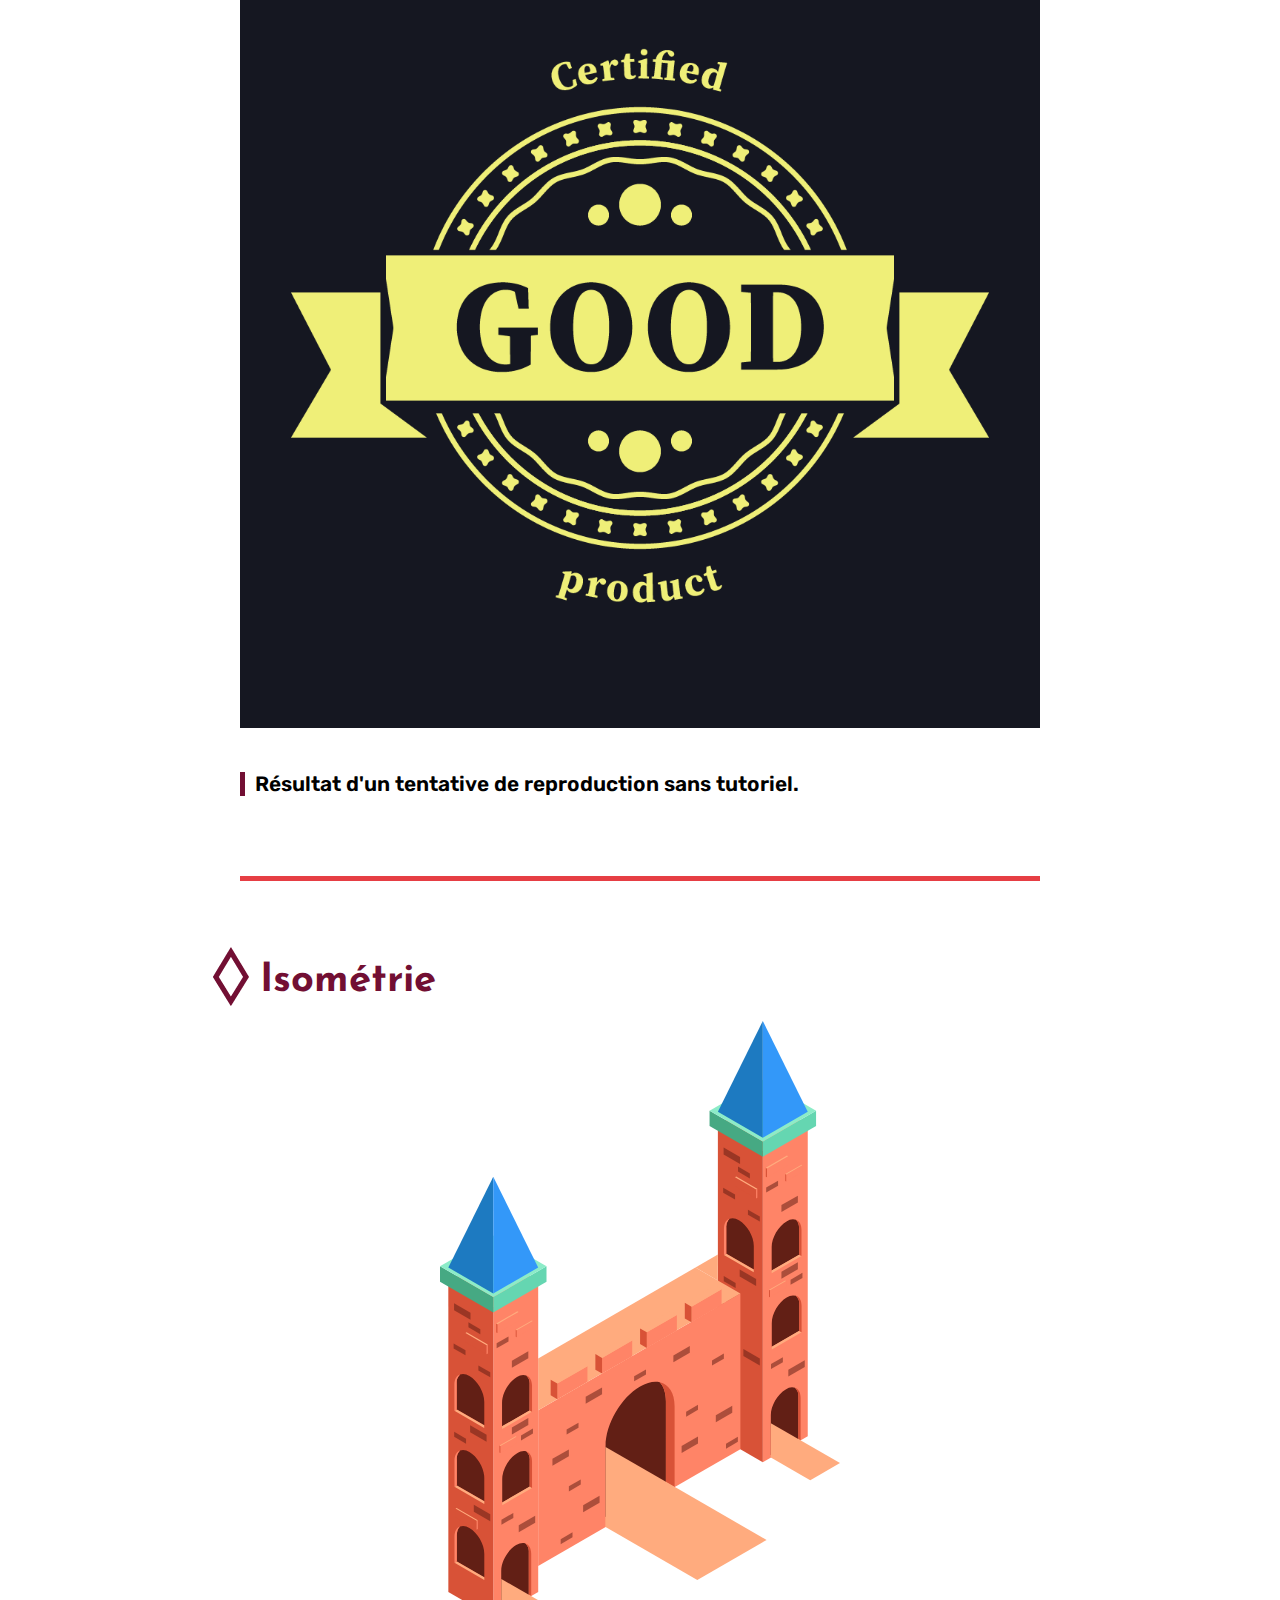
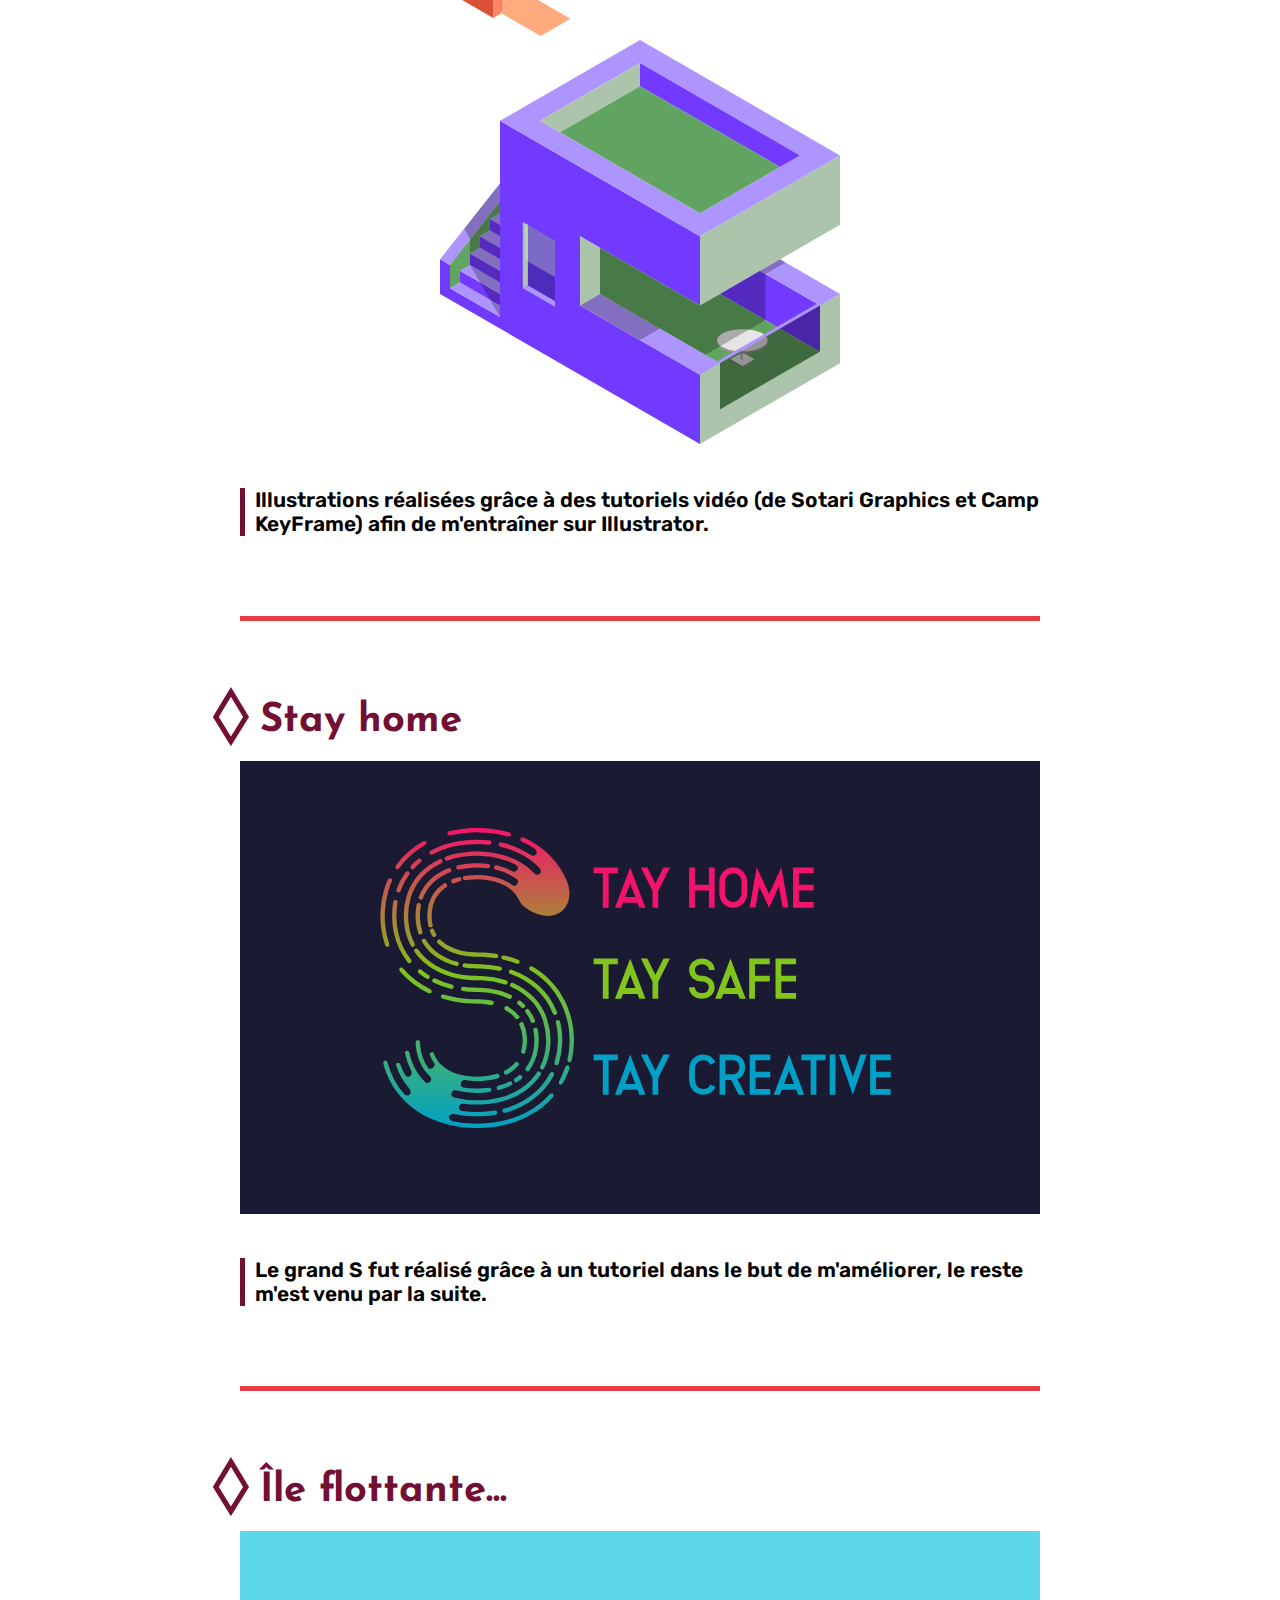
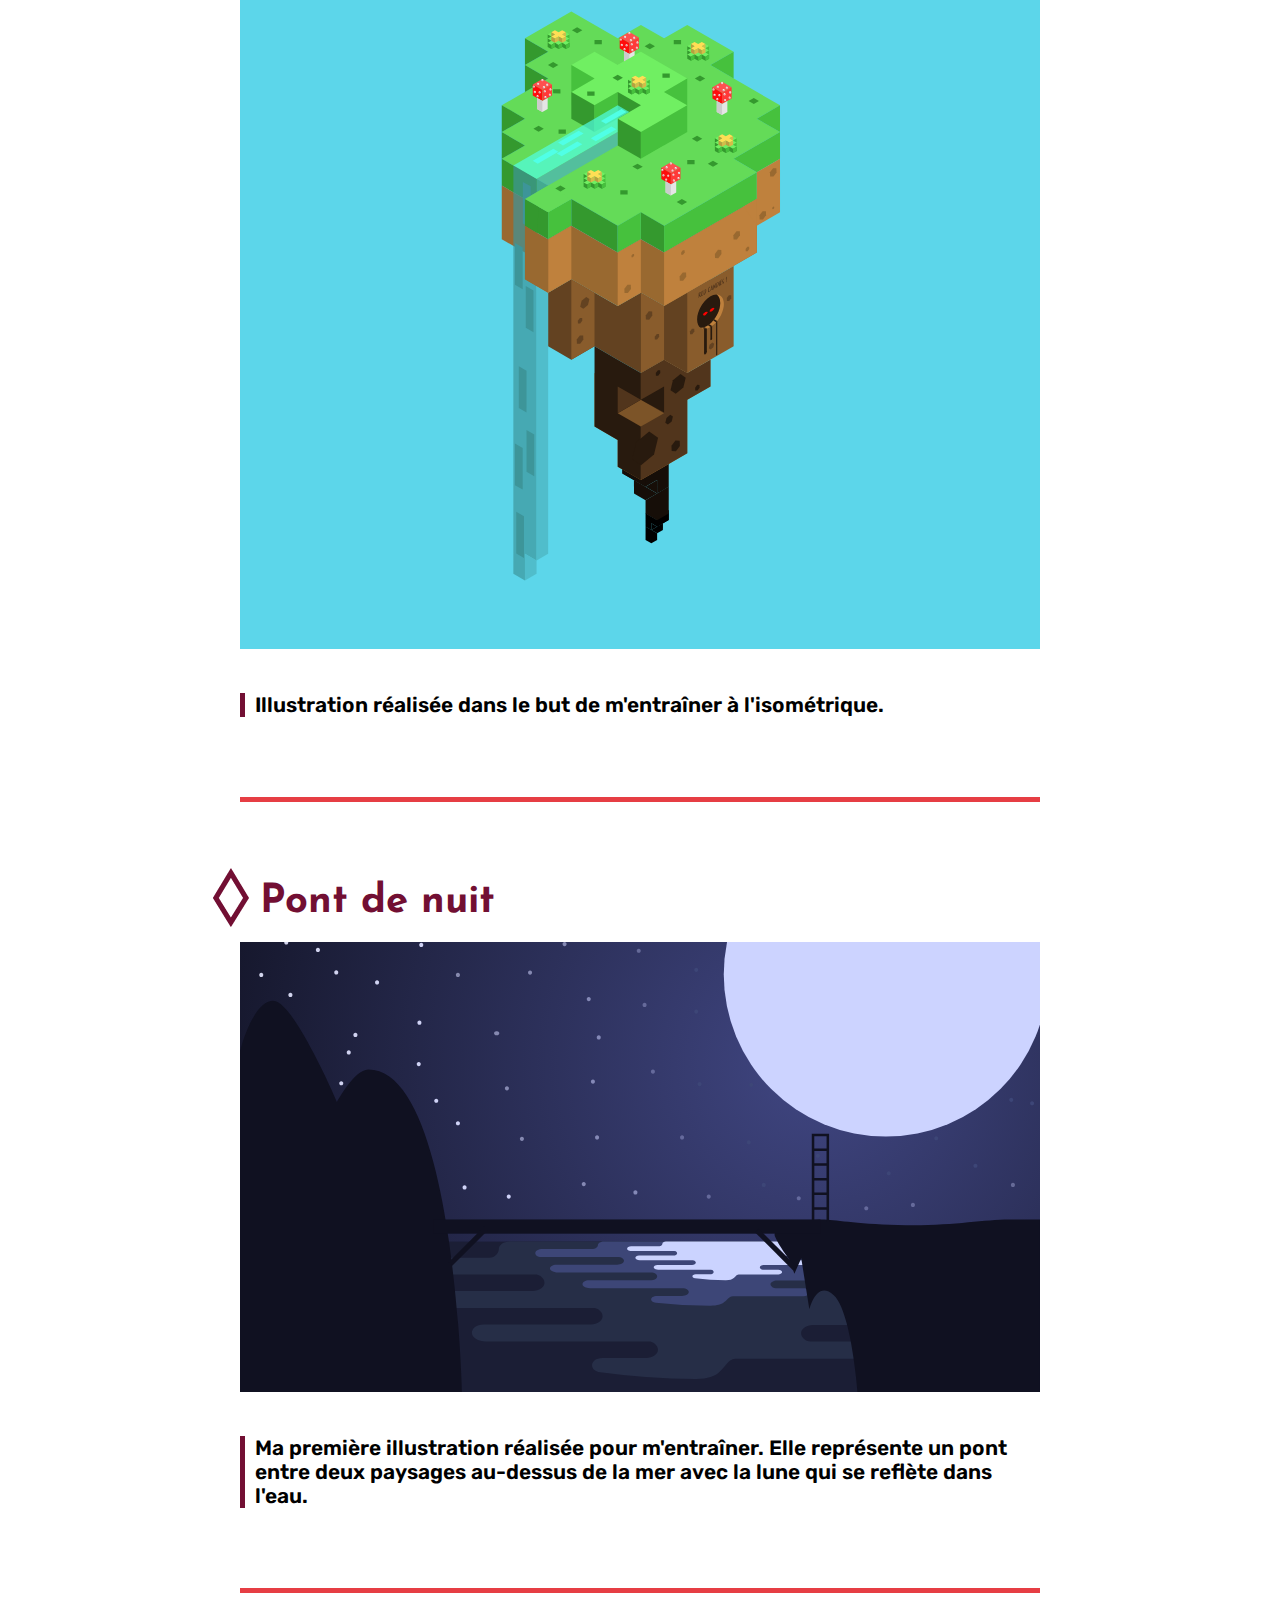
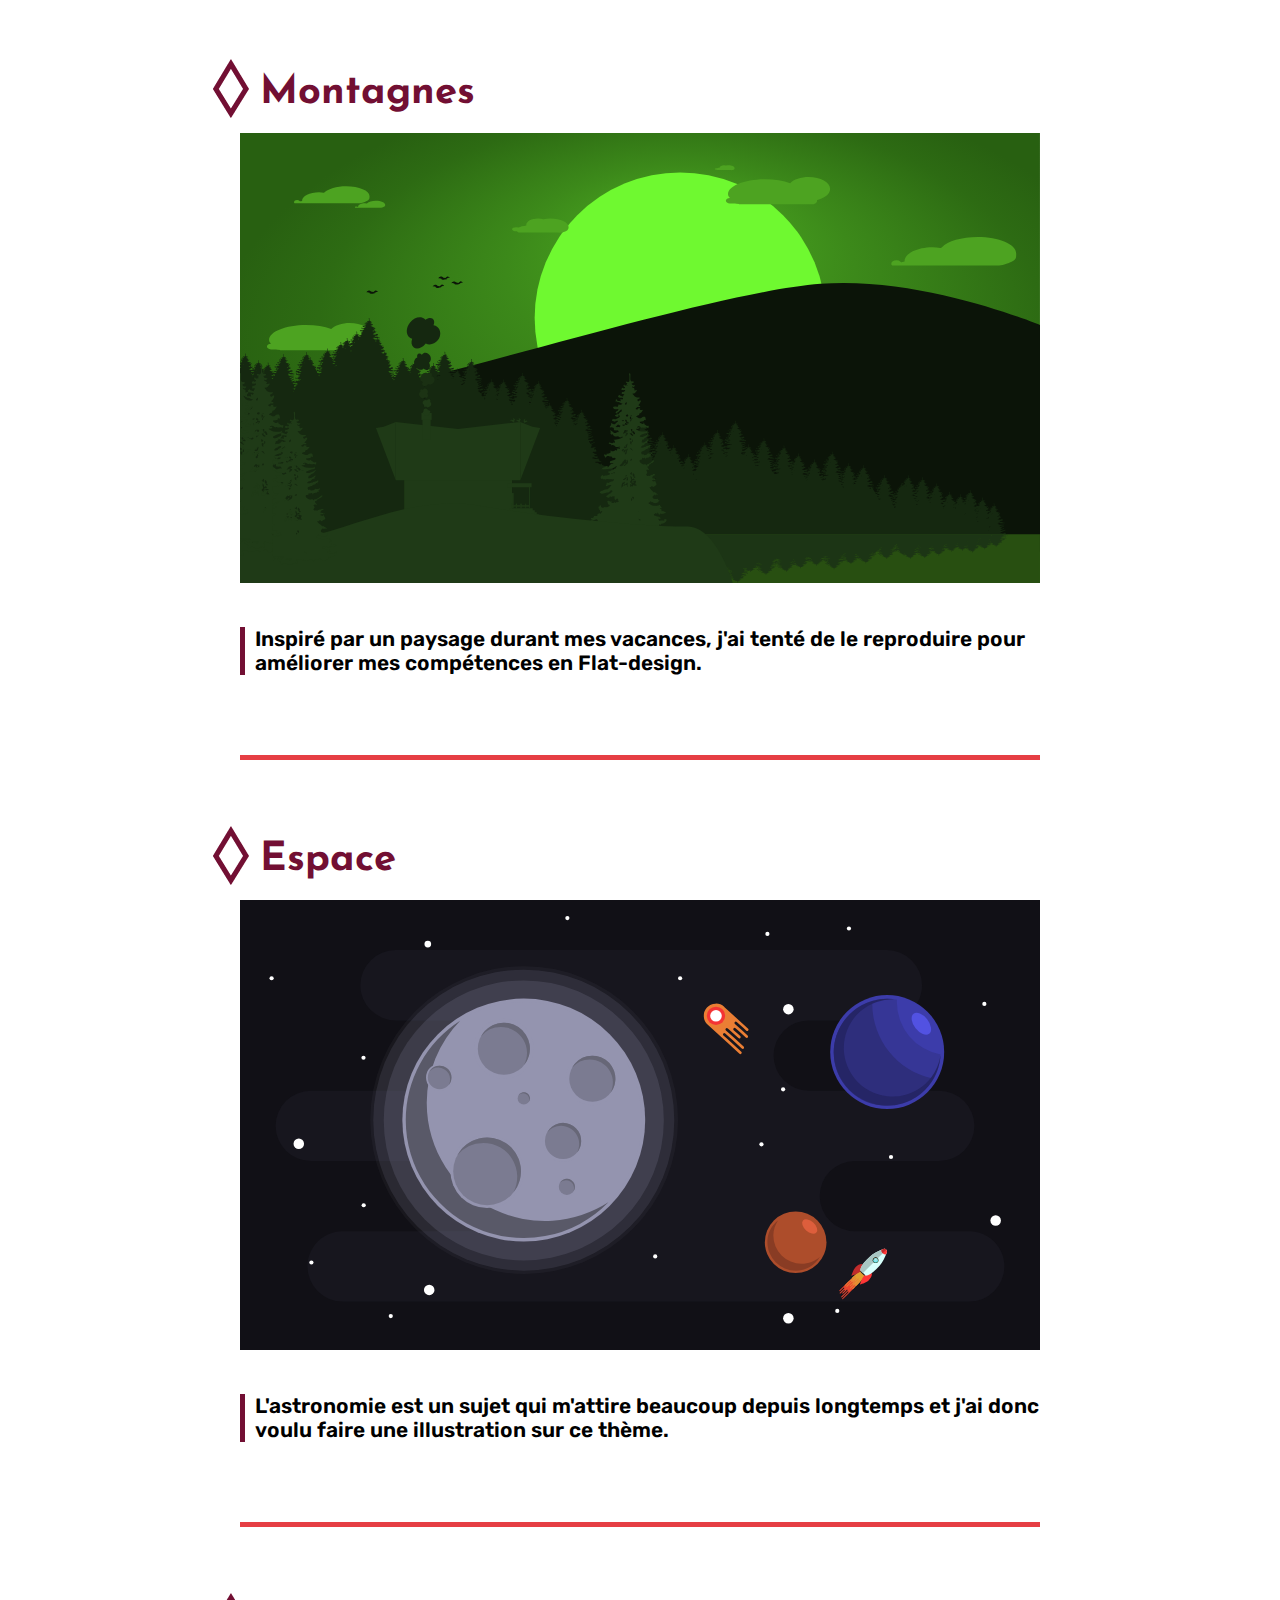
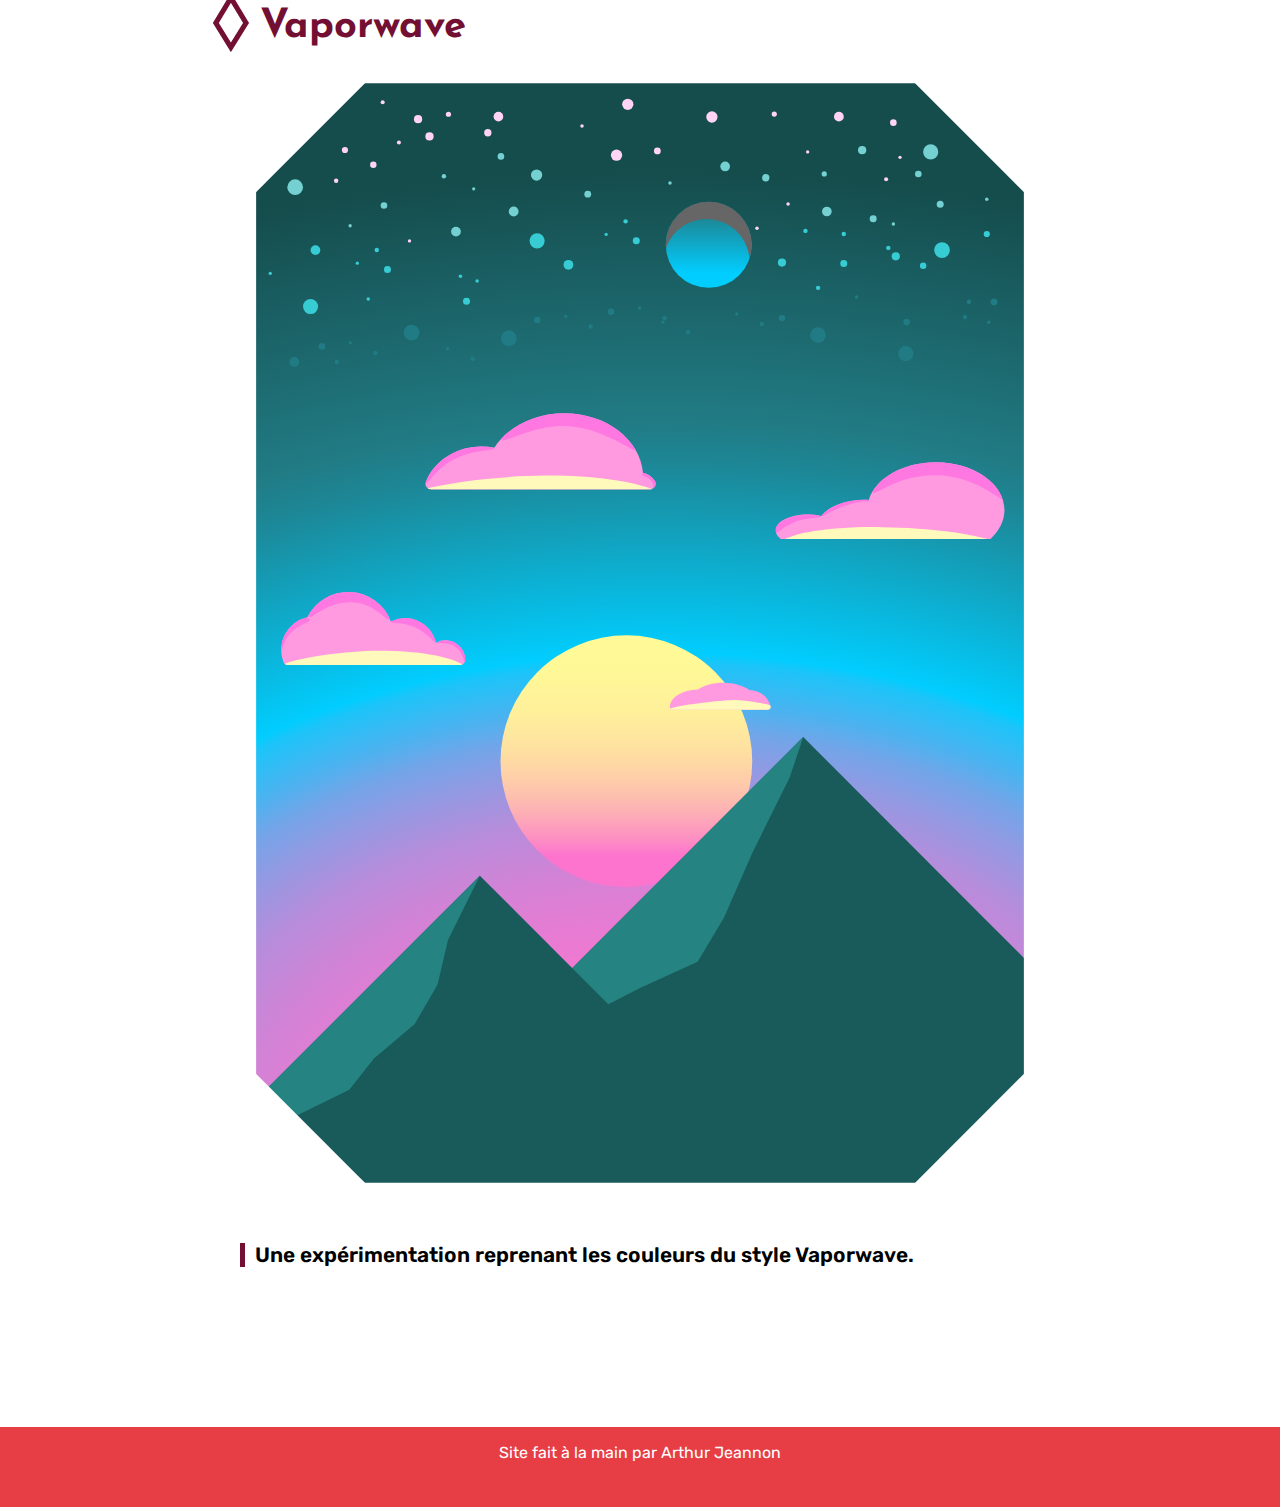
<file: illu.html>
<!DOCTYPE html>
<html lang="en">
<head>
    <meta charset="UTF-8">
    
    <link rel="stylesheet" type="text/css" href="css/style.css">
    <link rel="stylesheet" type="text/css" href="css/svg.css">

    <link href="https://fonts.googleapis.com/css?family=Josefin+Sans:400,600,700&display=swap" rel="stylesheet">
    <link href="https://fonts.googleapis.com/css?family=Rubik&display=swap" rel="stylesheet">
    <title>Jeannon Arthur</title>
</head>

<!-- ============================================================================================= -->
<!-- ============================================================================================= -->
<!-- ============================================================================================= -->
<!-- ============================================================================================= -->

<body>

    <!-- =============================================================== -->
    <!-- =============================================================== -->
    <!-- =============================================================== -->

    <nav id="main" class="ofixed">
        <figure id="nav-logo" class="unvisible"><img src="media/logo_principal/logomoi.svg" alt="Logo de Arthur Jeannon" /></figure>
        <ul id="superieure">
            <li><a href="index.html">MOI</a></li>
            <li><span class="crea">CREATIONS</span>
                <ul class="inferieure">
                    <li><a href="logo.html">Logos</a></li>
                    <li><a href="illu.html">Illustrations</a></li>
                    <li><a href="print.html">Prints</a></li>
                    <li><a href="clothes.html">Vêtements</a></li>
                    <li><a href="3d.html">Modélisations</a></li>
                </ul>
            </li>
            <li><span class="crea">PROJETS</span>
                <ul class="inferieure">
                    <li><a href="hhm.html">Hachi Hachi Mystery</a></li>
                    <li><a href="tsa.html">The Steam Artists</a></li>
                </ul>
            </li>
            <li><a href="jeu.html">JEUX</a></li>
        </ul>
        <figure id="nav-rs" class="unvisible"><img src="media/rs-bg.svg" alt="" /></figure>
        <ul id="rs">
            <li><a href="https://twitter.com/ArthurJeannon" onclick="window.open(this.href); return false;" ><img src="media/twi-logo.svg" alt="Image d'un lien menant vers le compte Twitter de Arthur Jeannon" /></a></li>
            <li><a href="https://www.instagram.com/arthur_jeannon/?hl=fr" onclick="window.open(this.href); return false;" ><img src="media/insta-logo.svg" alt="Image d'un lien menant vers le compte Instagram de Arthur Jeannon" /></a></li>
            <li><a href="https://www.linkedin.com/in/arthur-jeannon-39b530194/" onclick="window.open(this.href); return false;" ><img src="media/linkedin-logo.svg" alt="Image d'un lien menant vers le compte Linkedin de Arthur Jeannon" /></a></li>
        </ul>
    </nav>

    <!-- =============================================================== -->
    <!-- =============================================================== -->
    <!-- =============================================================== -->
   
    <main id="illu">
        <h1>Illustrations</h1>
        <section class="list">
            <h2>Textes chromés</h2>
            <figure><img src="media/illustrations/FERNO.png" alt="Illustration en flat design d'un pont reliant deux paysages au dessus de la mer en pleine nuit." class="bigger" /></figure>
            <figure><img src="media/illustrations/beeek_retro.png" alt="Illustration en flat design d'un pont reliant deux paysages au dessus de la mer en pleine nuit." class="bigger" /></figure>
            <div>
                <p>Expérimentation avec des textes chromés.</p>
            </div>
        </section>
        <section class="list">
            <h2>Illustrations en cercle</h2>
            <figure>
                <img src="media/illustrations/pyramid.jpg" alt="Illustration en flat design d'un pont reliant deux paysages au dessus de la mer en pleine nuit." class="smaller"  />
                <img src="media/illustrations/lines.jpg" alt="Illustration en flat design d'un pont reliant deux paysages au dessus de la mer en pleine nuit." class="smaller"/>
                <img src="media/illustrations/deserts.jpg" alt="Illustration en flat design d'un pont reliant deux paysages au dessus de la mer en pleine nuit." class="smaller"/>
                <img src="media/illustrations/dunes.jpg" alt="Illustration en flat design d'un pont reliant deux paysages au dessus de la mer en pleine nuit." class="smaller"/>
            </figure>
            <div>
                <p>Illustrations de paysages dans un cercle.</p>
            </div>
        </section>
        <section class="list">
            <h2>Cut</h2>
            <figure><img src="media/illustrations/cut.svg" alt="Illustration en flat design d'un pont reliant deux paysages au dessus de la mer en pleine nuit." class="bigger" /></figure>
            <div>
                <p>Résultat d'une tentative de reproduire une illustration sans tutoriel.</p>
            </div>
        </section>
        <section class="list">
            <h2>I Love You</h2>
            <figure><img src="media/illustrations/iloveyou.svg" alt="" class="bigger"/></figure>
            <div>
                <p>Résultat d'un tutoriel que j'ai suivi puis personnalisé.</p>
            </div>
        </section>
        <section class="list">
            <h2>Space glass</h2>
            <figure><img src="media/illustrations/train_illu.svg" alt="Illustration d'une planète de verre entourée d'éléments venus de l'espace." /></figure>
            <div>
                <p>Illustration issue d'un tutoriel du Tutvid afin d'améliorer mes compétences sur Illustrator. Je l'ai personnalisée par la suite.</p>
            </div>
        </section>
        <section class="list">
            <h2>Good Product</h2>
            <figure><img src="media/illustrations/goodd.png" alt="" class="bigger" /></figure>
            <div>
                <p>Résultat d'un tentative de reproduction sans tutoriel.</p>
            </div>
        </section>
        <section class="list">
            <h2>Isométrie</h2>
            <figure><img src="media/illustrations/iso01.svg" alt="Illustration isométrique d'une maison moderne." class="smaller" /></figure>
            <figure><img src="media/illustrations/iso02.svg" alt="Illustration isométrique d'une porte d'entrée médiévale." class="smaller" /></figure>
            <div>
                <p>Illustrations réalisées grâce à des tutoriels vidéo (de Sotari Graphics et Camp KeyFrame) afin de m'entraîner sur Illustrator.</p>
            </div>
        </section>
        <section class="list">
            <h2>Stay home</h2>
            <figure><img src="media/illustrations/staysafe.svg" alt="Texte disant Stay safe stay home stay creative." /></figure>
            <div>
                <p>Le grand S fut réalisé grâce à un tutoriel dans le but de m'améliorer, le reste m'est venu par la suite.</p>
            </div>
        </section>
        <section class="list">
            <h2>Île flottante...</h2>
            <figure><img src="media/illustrations/floating.svg" alt="Île flottante réalisée en isométrique" /></figure>
            <div>
                <p>Illustration réalisée dans le but de m'entraîner à l'isométrique.</p>
            </div>
        </section>
        <section class="list">
            <h2>Pont de nuit</h2>
            <figure><img src="media/illustrations/fond01.svg" alt="Illustration en flat design d'un pont reliant deux paysages au dessus de la mer en pleine nuit." /></figure>
            <div>
                <p>Ma première illustration réalisée pour m'entraîner. Elle représente un pont entre deux paysages au-dessus de la mer avec la lune qui se reflète dans l'eau.</p>
            </div>
        </section>
        <section class="list">
            <h2>Montagnes</h2>
            <figure><img src="media/illustrations/fond02.svg" alt="Illustration en flat design inspiré par un paysage de vacances durant un levé de soleil." /></figure>
            <div>
                <p>Inspiré par un paysage durant mes vacances, j'ai tenté de le reproduire pour améliorer mes compétences en Flat-design.</p>
            </div>
        </section>
        <section class="list">
            <h2>Espace</h2>
            <figure><img src="media/illustrations/fond03.svg" alt="Illustration de planètes avec une fusée." /></figure>
            <div>
                <p>L'astronomie est un sujet qui m'attire beaucoup depuis longtemps et j'ai donc voulu faire une illustration sur ce thème.</p>
            </div>
        </section>
        <section class="list">
            <h2>Vaporwave</h2>
            <figure><img src="media/illustrations/vaporwave.svg" alt="Illustration d'une montagne lors d'un couché de soleil, le tout dans un style Vaporwave." class="vapor"/></figure>
            <div>
                <p>Une expérimentation reprenant les couleurs du style Vaporwave.</p>
            </div>
        </section>
        
    </main>
    
    <!-- =============================================================== -->
    <!-- =============================================================== -->
    <!-- =============================================================== -->
    

    <footer>
        <p>Site fait à la main par Arthur Jeannon</p>
    </footer>

    <!-- ============================================================================================= -->
    <!-- ============================================================================================= -->
    <!-- ============================================================================================= -->
    <!-- ============================================================================================= -->



</body>
</html>
</file>
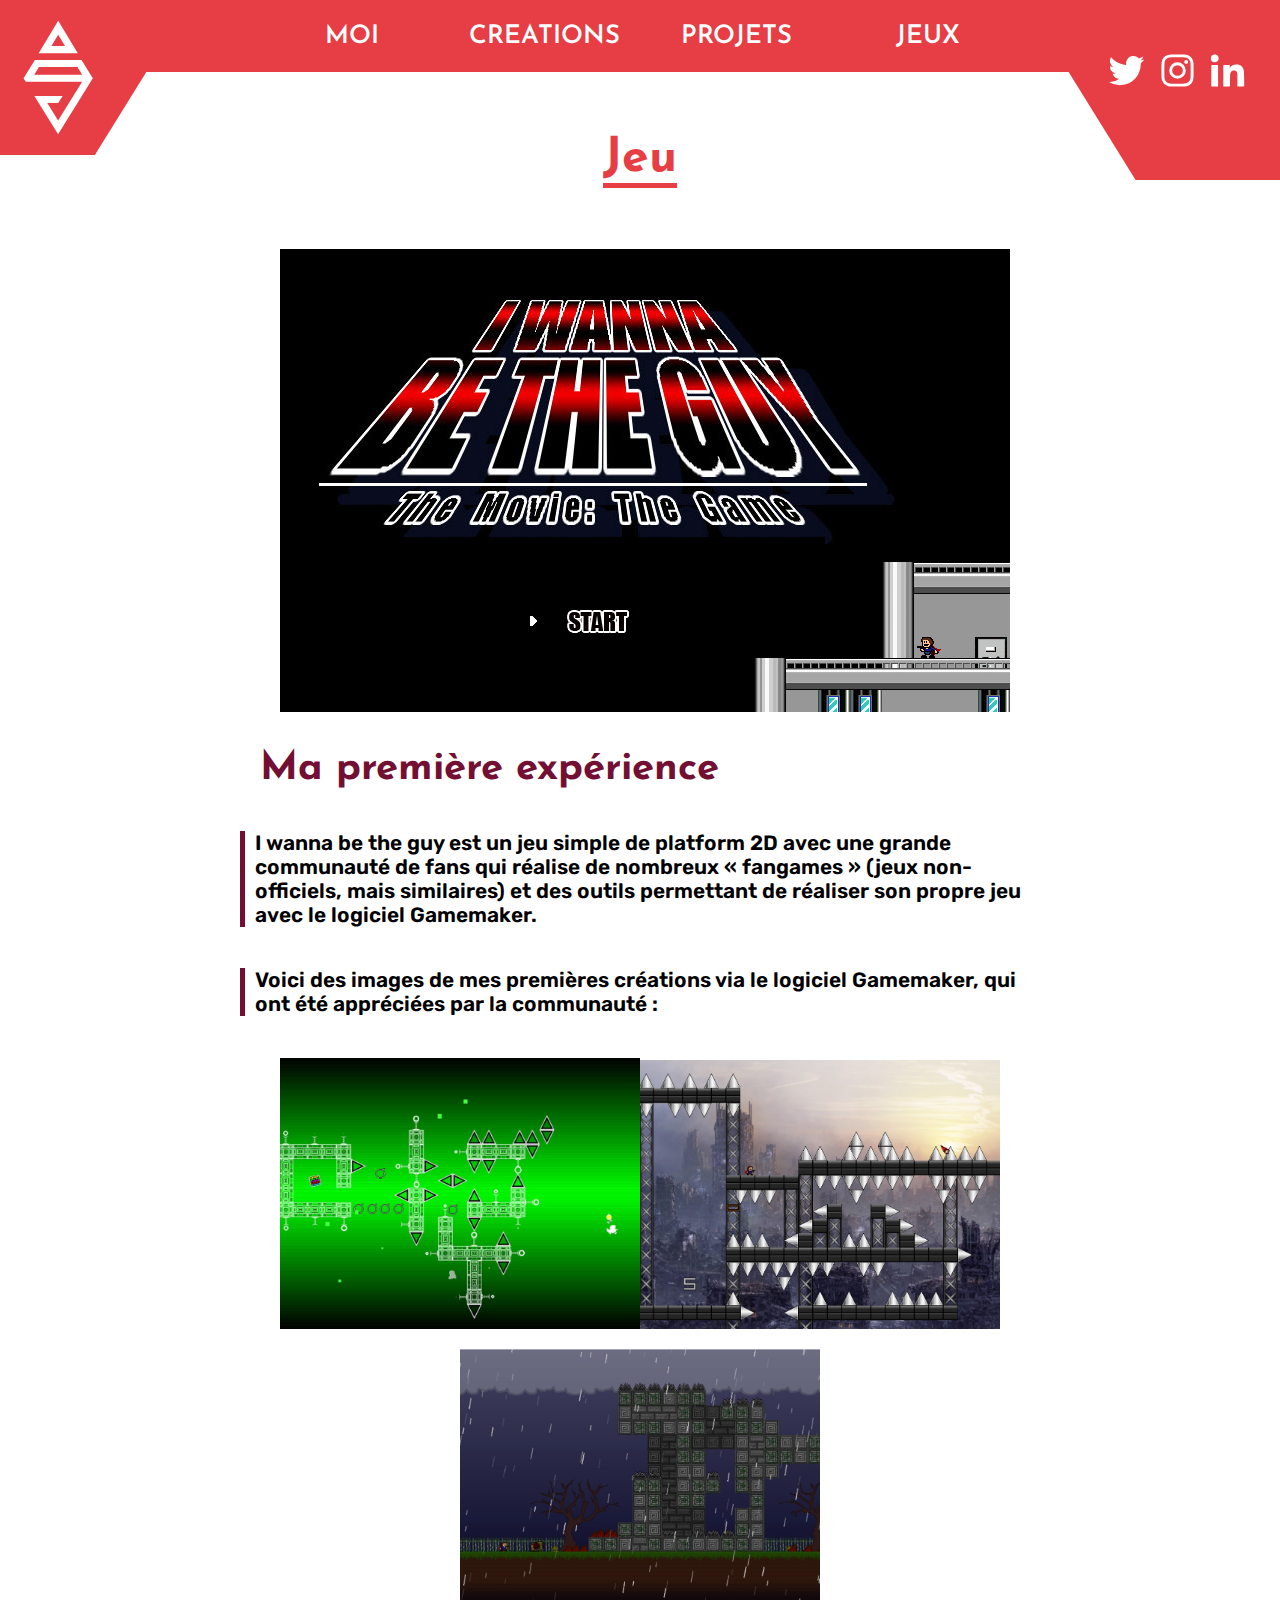
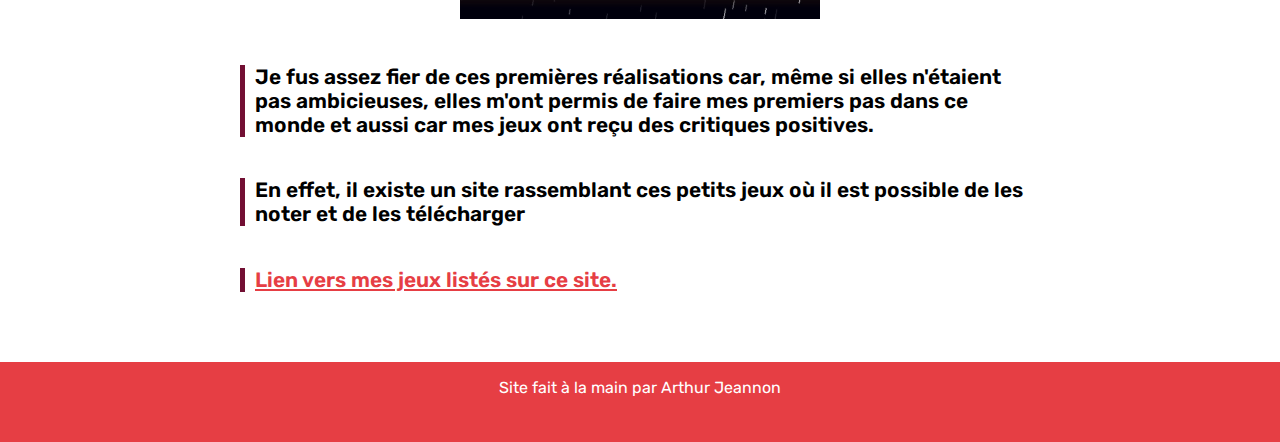
<file: jeu.html>
<!DOCTYPE html>
<html lang="en">
<head>
    <meta charset="UTF-8">
    
    <link rel="stylesheet" type="text/css" href="css/style.css">
    <link rel="stylesheet" type="text/css" href="css/svg.css">

    <link href="https://fonts.googleapis.com/css?family=Josefin+Sans:400,600,700&display=swap" rel="stylesheet">
    <link href="https://fonts.googleapis.com/css?family=Rubik&display=swap" rel="stylesheet">
    
    <title>Jeannon Arthur</title>
</head>

<!-- ============================================================================================= -->
<!-- ============================================================================================= -->
<!-- ============================================================================================= -->
<!-- ============================================================================================= -->

<body>


    <!-- =============================================================== -->
    <!-- =============================================================== -->
    <!-- =============================================================== -->

    <nav id="main" class="ofixed">
        <figure id="nav-logo" class="unvisible"><img src="media/logo_principal/logomoi.svg" alt="Logo de Arthur Jeannon" /></figure>
        <ul id="superieure">
            <li><a href="index.html">MOI</a></li>
            <li><span class="crea">CREATIONS</span>
                <ul class="inferieure">
                    <li><a href="logo.html">Logos</a></li>
                    <li><a href="illu.html">Illustrations</a></li>
                    <li><a href="print.html">Prints</a></li>
                    <li><a href="clothes.html">Vêtements</a></li>
                    <li><a href="3d.html">Modélisations</a></li>
                </ul>
            </li>
            <li><span class="crea">PROJETS</span>
                <ul class="inferieure">
                    <li><a href="hhm.html">Hachi Hachi Mystery</a></li>
                    <li><a href="tsa.html">The Steam Artists</a></li>
                </ul>
            </li>
            <li><a href="jeu.html">JEUX</a></li>
        </ul>
        <figure id="nav-rs" class="unvisible"><img src="media/rs-bg.svg" alt="" /></figure>
        <ul id="rs">
            <li><a href="https://twitter.com/ArthurJeannon" onclick="window.open(this.href); return false;" ><img src="media/twi-logo.svg" alt="Image d'un lien menant vers le compte Twitter de Arthur Jeannon" /></a></li>
            <li><a href="https://www.instagram.com/arthur_jeannon/?hl=fr" onclick="window.open(this.href); return false;" ><img src="media/insta-logo.svg" alt="Image d'un lien menant vers le compte Instagram de Arthur Jeannon" /></a></li>
            <li><a href="https://www.linkedin.com/in/arthur-jeannon-39b530194/" onclick="window.open(this.href); return false;" ><img src="media/linkedin-logo.svg" alt="Image d'un lien menant vers le compte Linkedin de Arthur Jeannon" /></a></li>
        </ul>
    </nav>

    <!-- =============================================================== -->
    <!-- =============================================================== -->
    <!-- =============================================================== -->
   
    <main id="jeux">
        <h1>Jeu</h1>
        <section class="projet">
            <figure><img src="media/jeu/title.jpg" alt="Écran titre du jeu I wanna be the guy" /></figure>

            <h2>Ma première expérience</h2>
            <p>I wanna be the guy est un jeu simple de platform 2D avec une grande communauté de fans qui réalise de nombreux « fangames » (jeux non-officiels, mais similaires) et des outils permettant de réaliser son propre jeu avec le logiciel Gamemaker.</p>
            <p>Voici des images de mes premières créations via le logiciel Gamemaker, qui ont été appréciées par la communauté :</p>

            <figure><img src="media/jeu/jeu01.jpg" class="smaller" alt="Exemple d'une partie d'une de mes créations" /><img src="media/jeu/jeu02.jpg" class="smaller" alt="Exemple d'une partie d'une de mes créations" /></figure>
            <figure><img src="media/jeu/jeu03.jpg" class="smaller" alt="Exemple d'une partie d'une de mes créations" /></figure>

            <p>Je fus assez fier de ces premières réalisations car, même si elles n'étaient pas ambicieuses, elles m'ont permis de faire mes premiers pas dans ce monde et aussi car mes jeux ont reçu des critiques positives.</p>
            <p>En effet, il existe un site rassemblant ces petits jeux où il est possible de les noter et de les télécharger</p>
            <p><a href="https://delicious-fruit.com/ratings/full.php?s=babouy" onclick="window.open(this.href); return false;" >Lien vers mes jeux listés sur ce site.</a></p>
        </section>
    </main>
    
    <!-- =============================================================== -->
    <!-- =============================================================== -->
    <!-- =============================================================== -->
    

    <footer>
        <p>Site fait à la main par Arthur Jeannon</p>
    </footer>

    <!-- ============================================================================================= -->
    <!-- ============================================================================================= -->
    <!-- ============================================================================================= -->
    <!-- ============================================================================================= -->

</body>
</html>
</file>
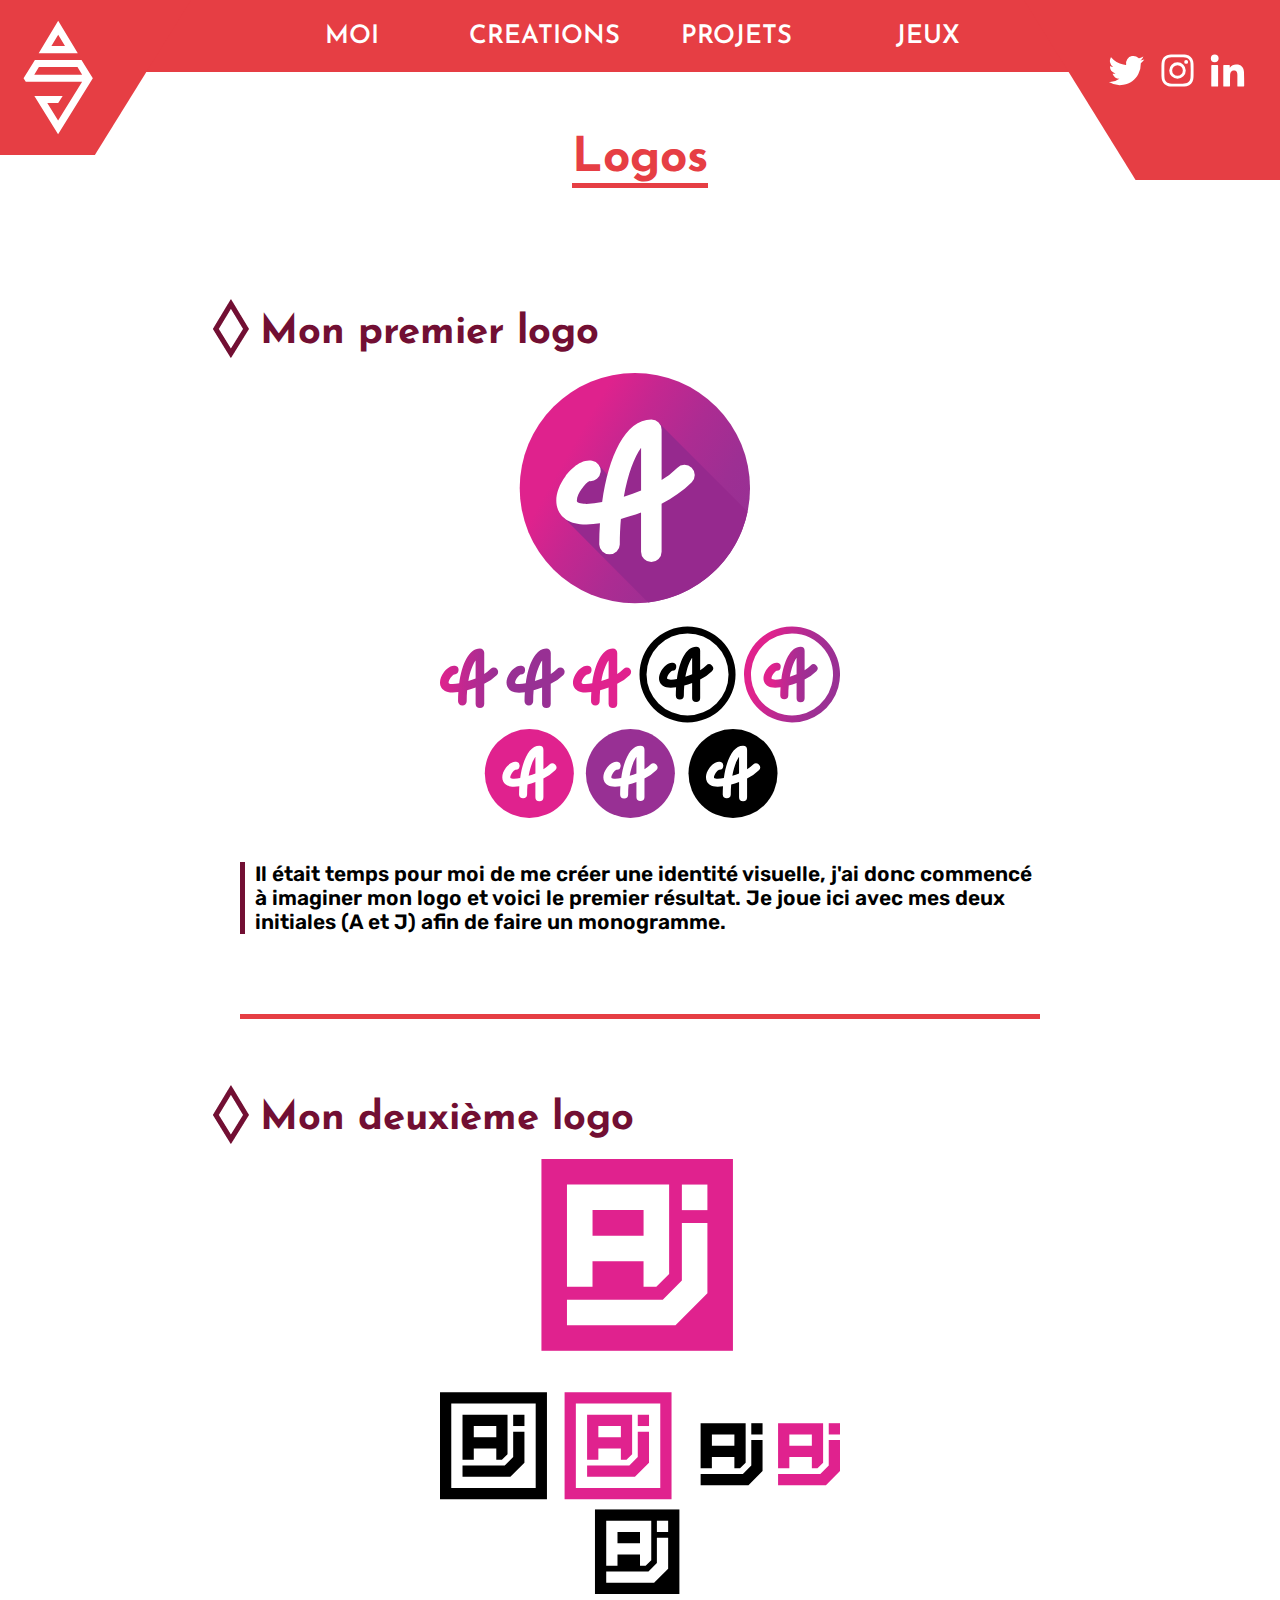
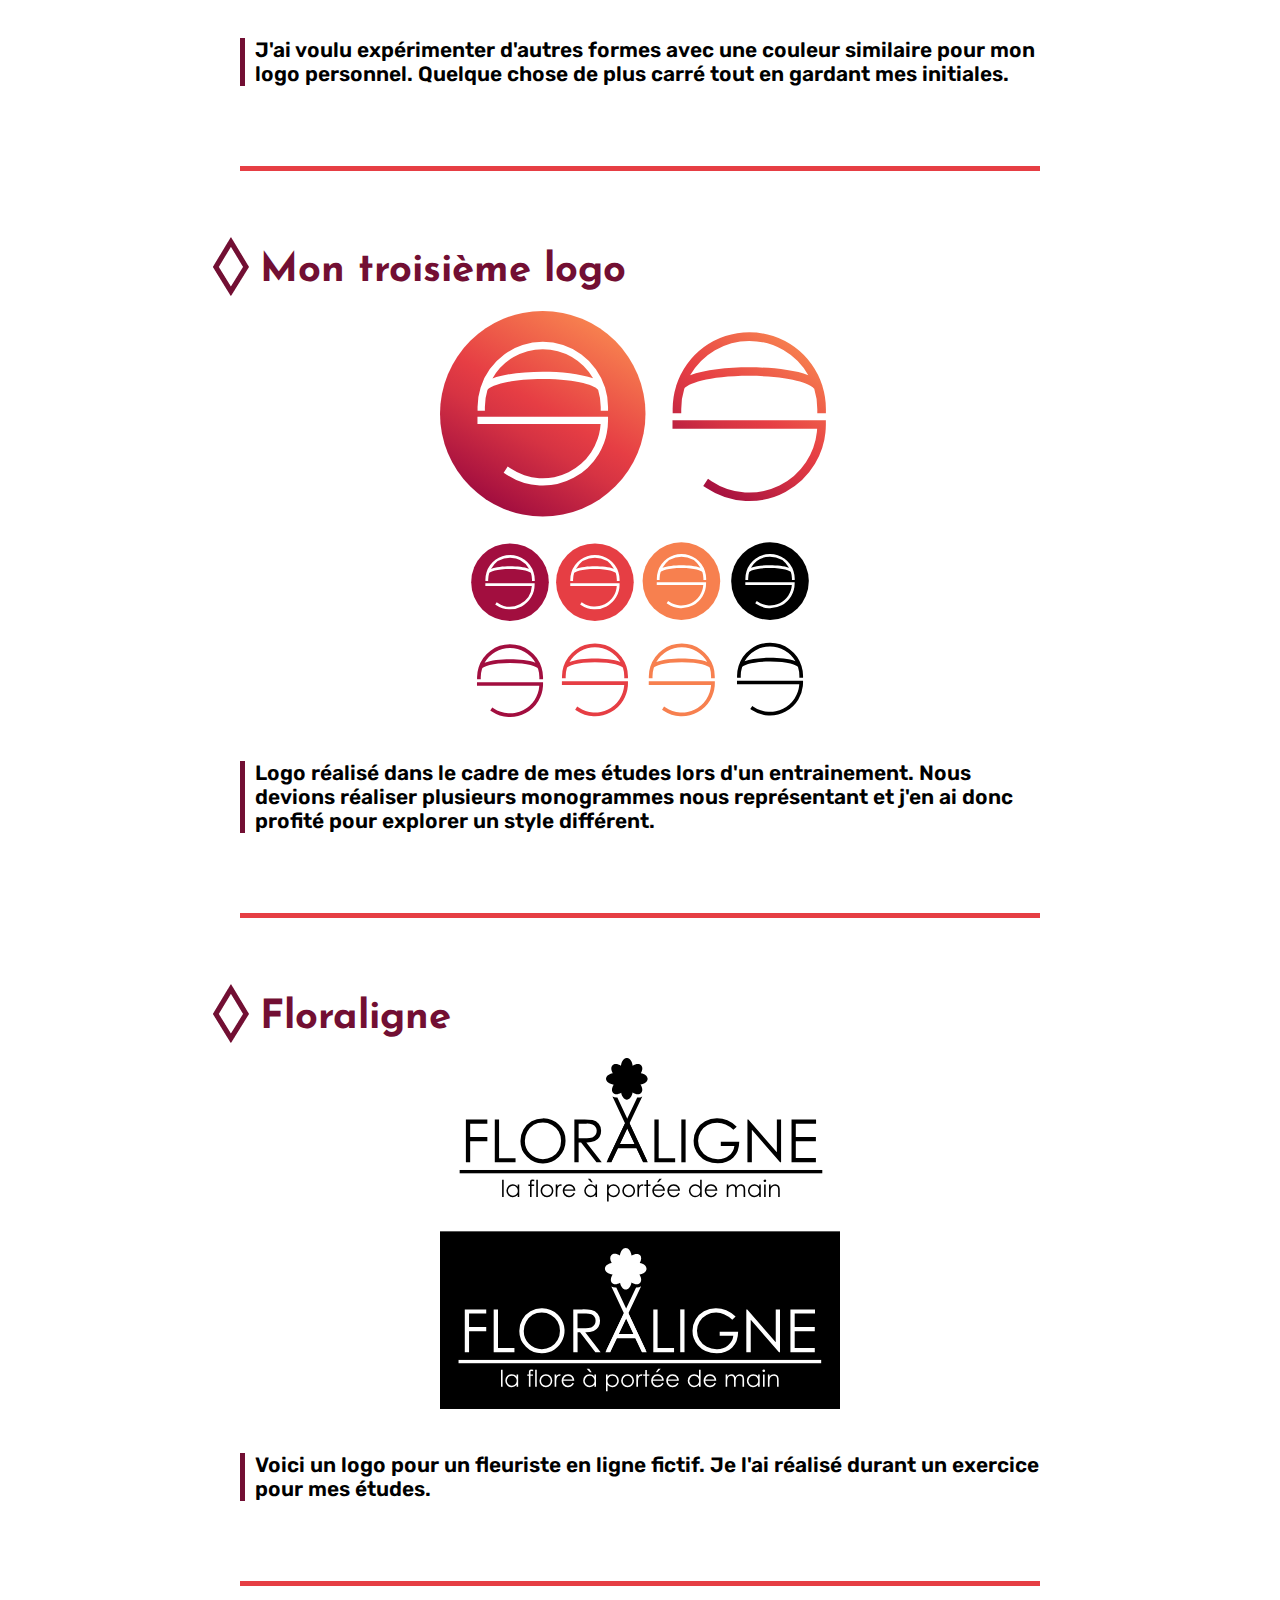
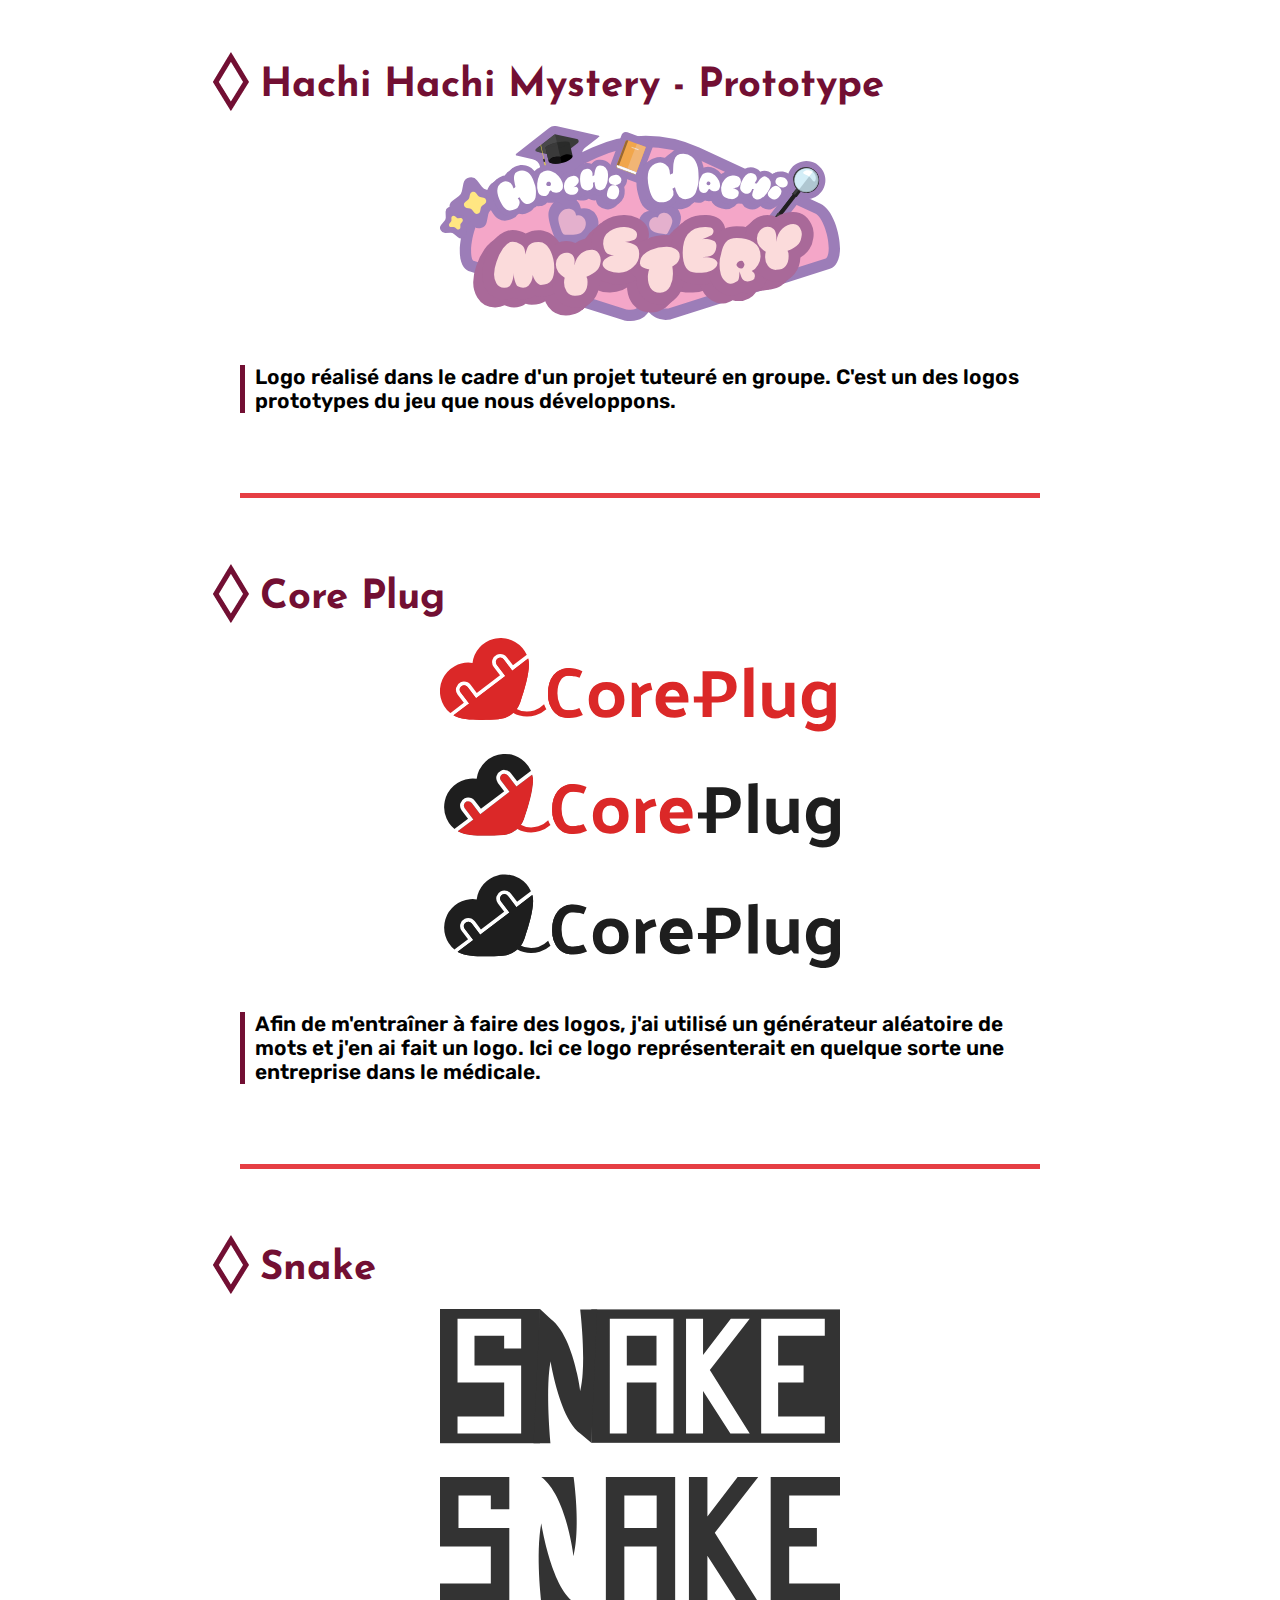
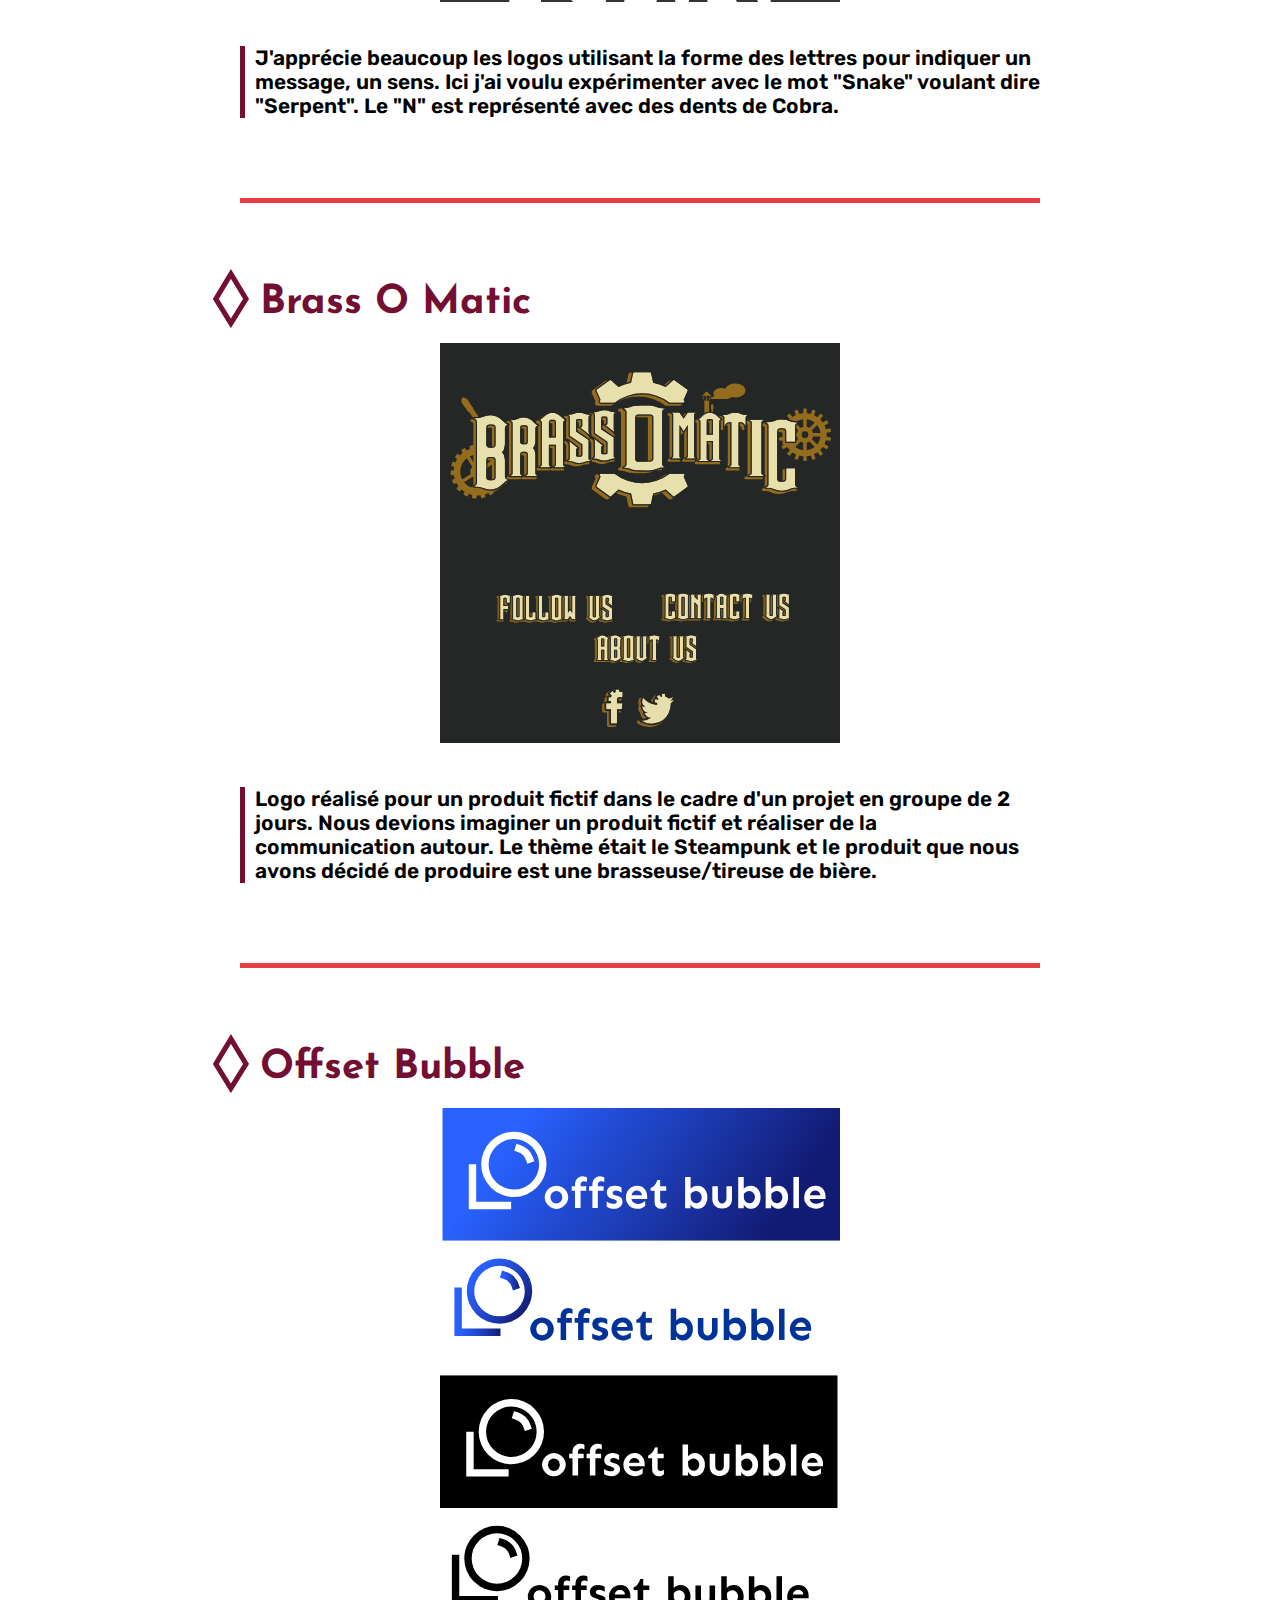
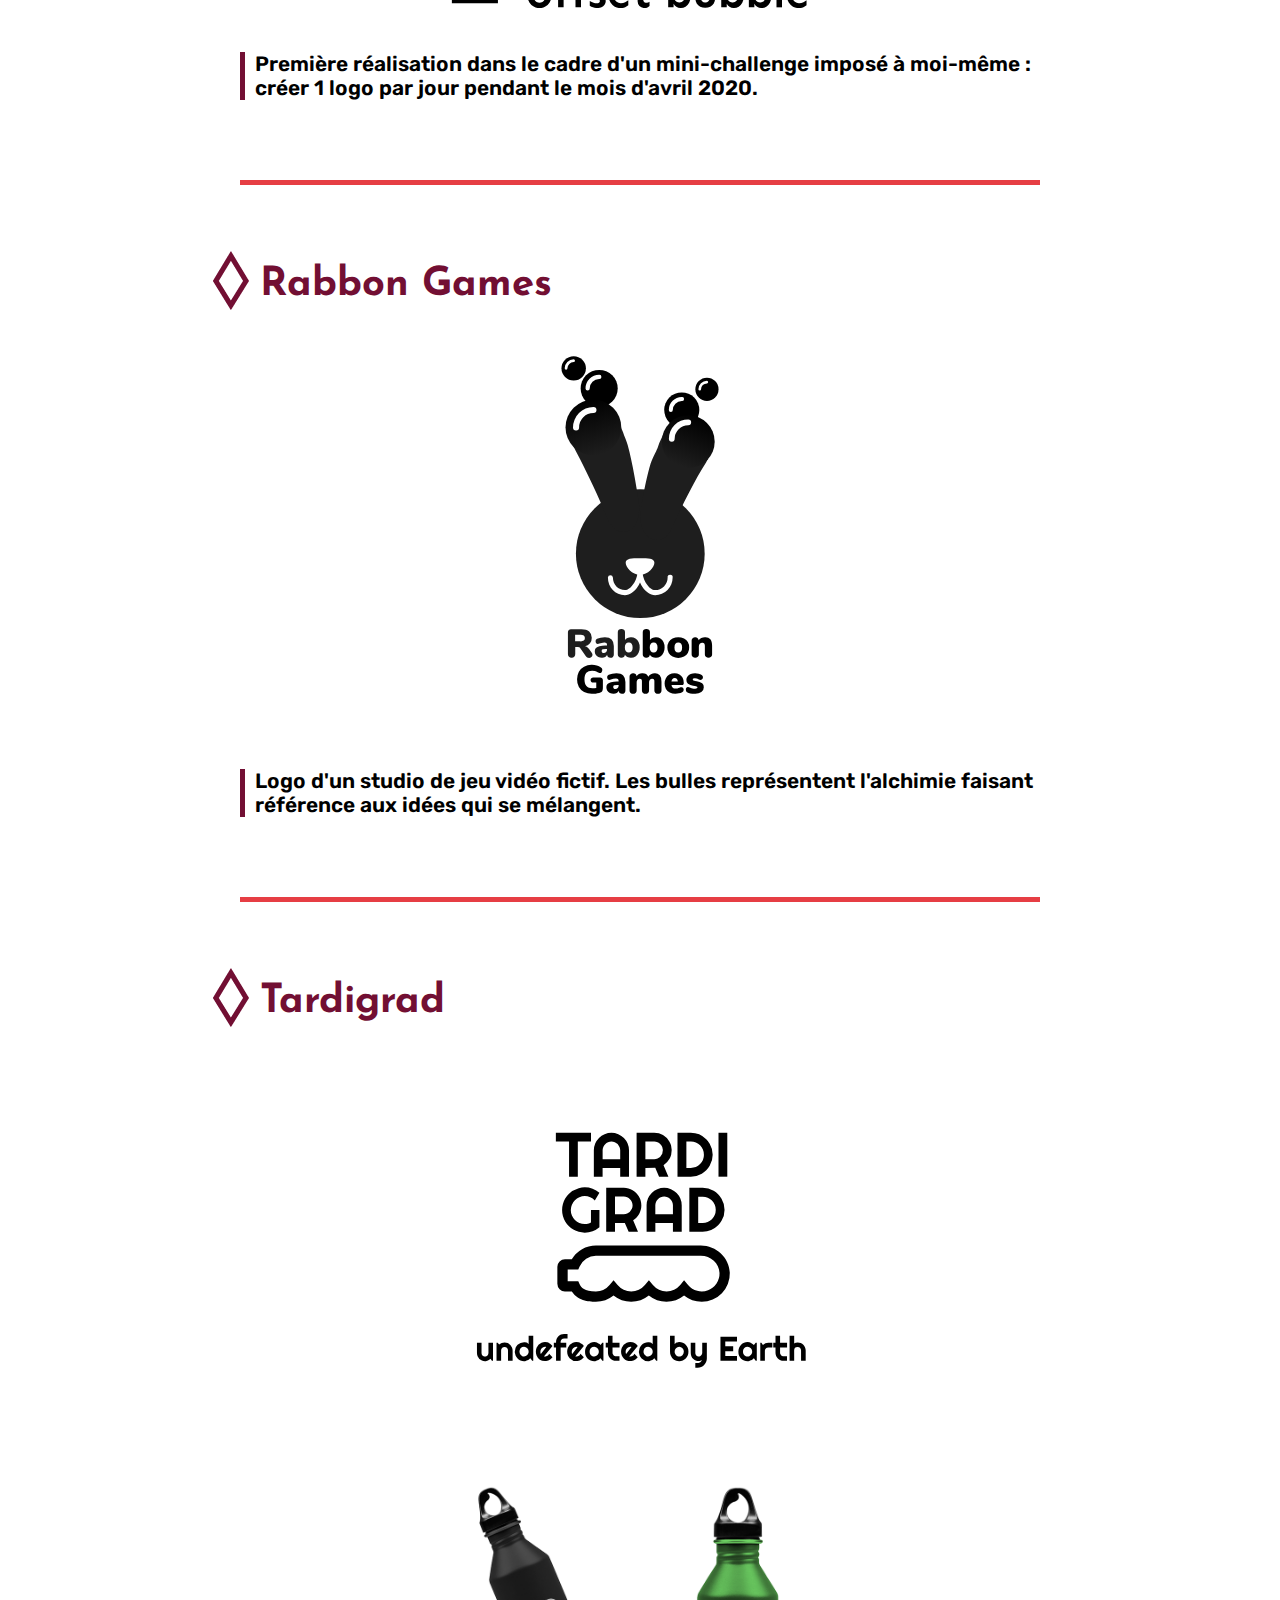
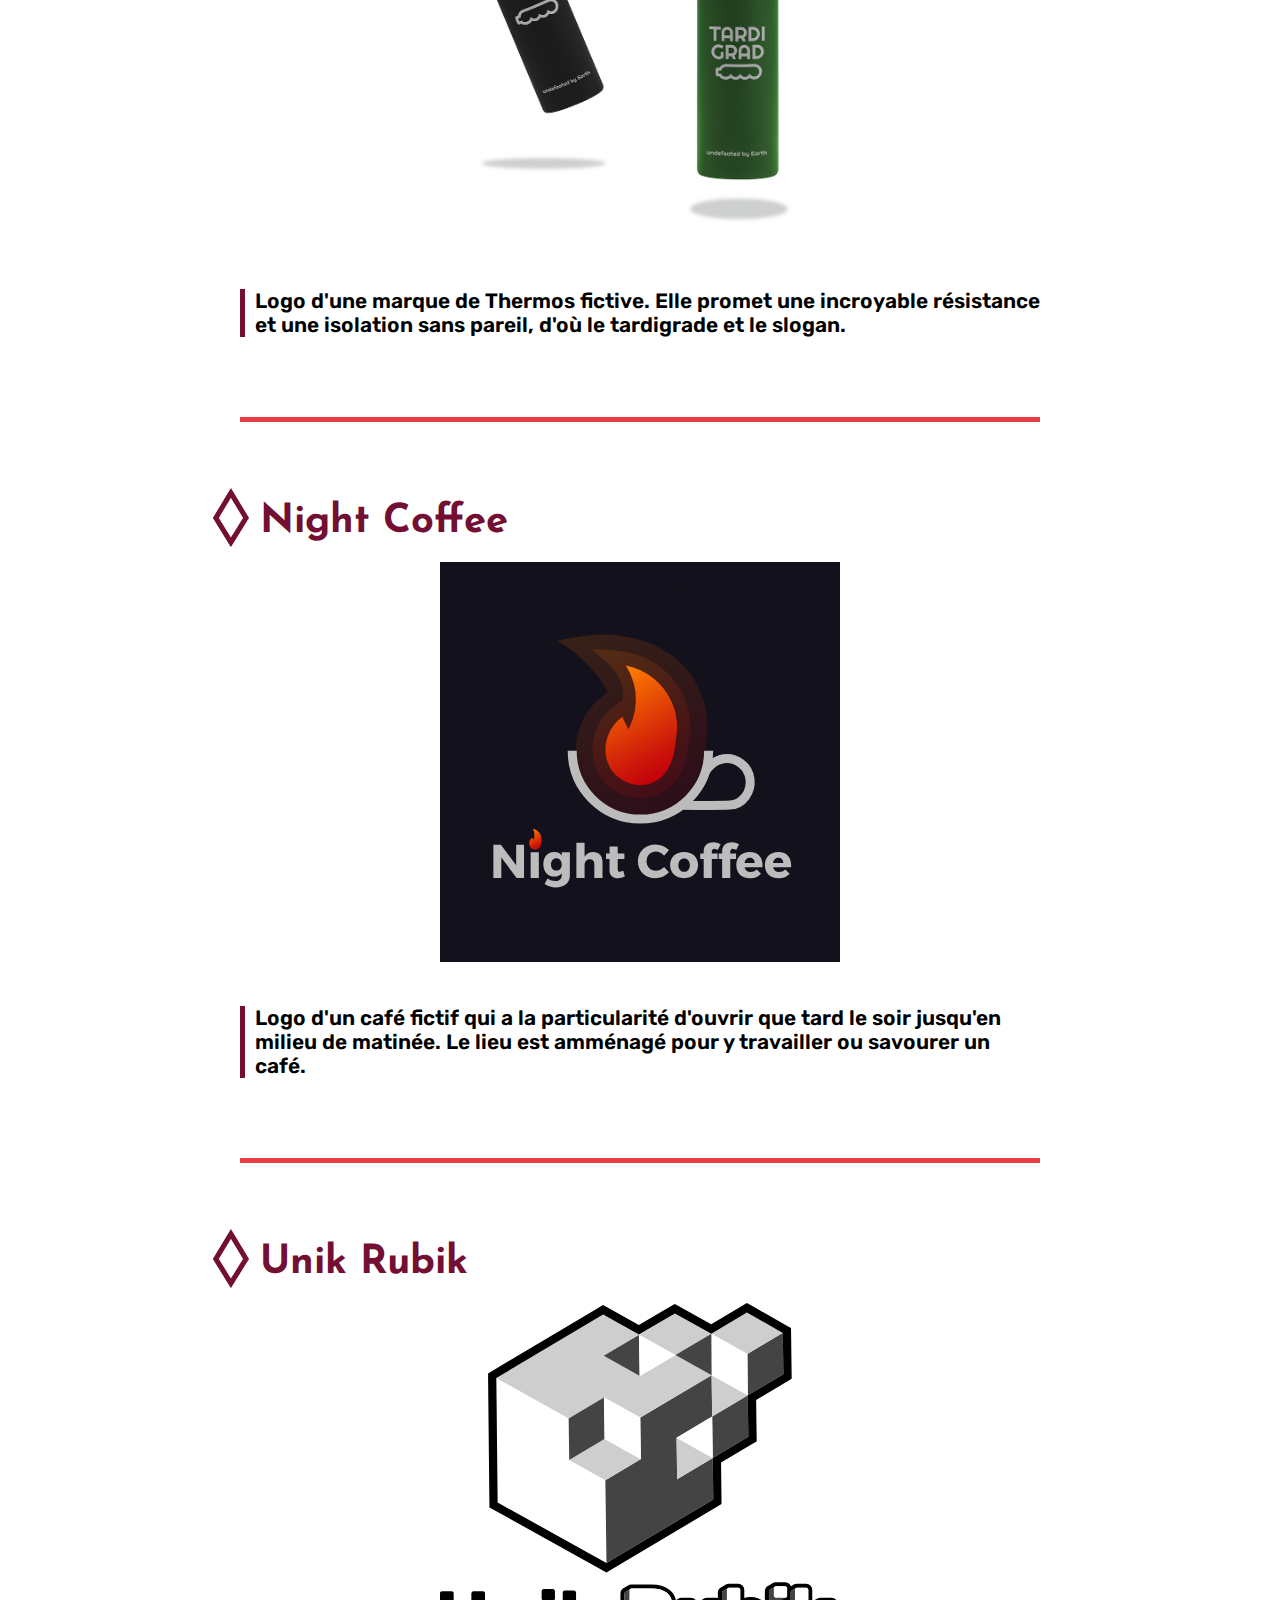
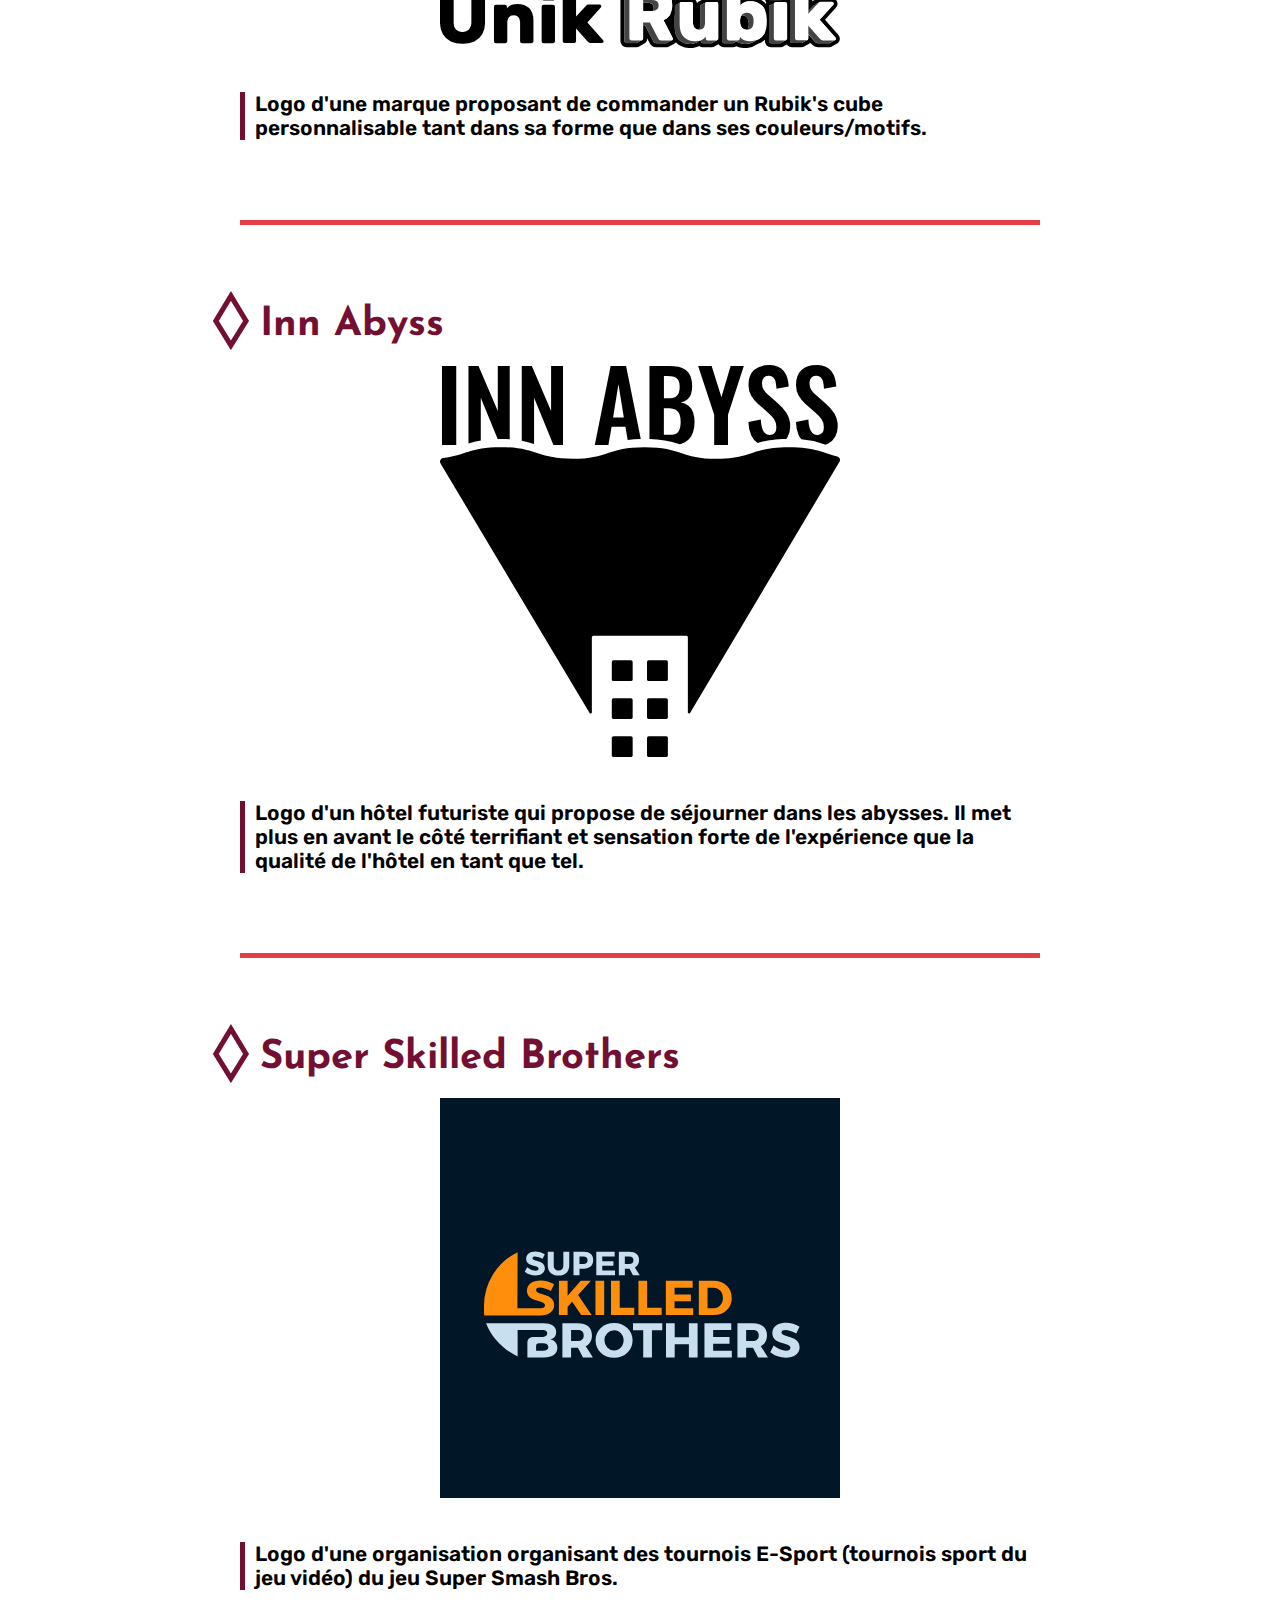
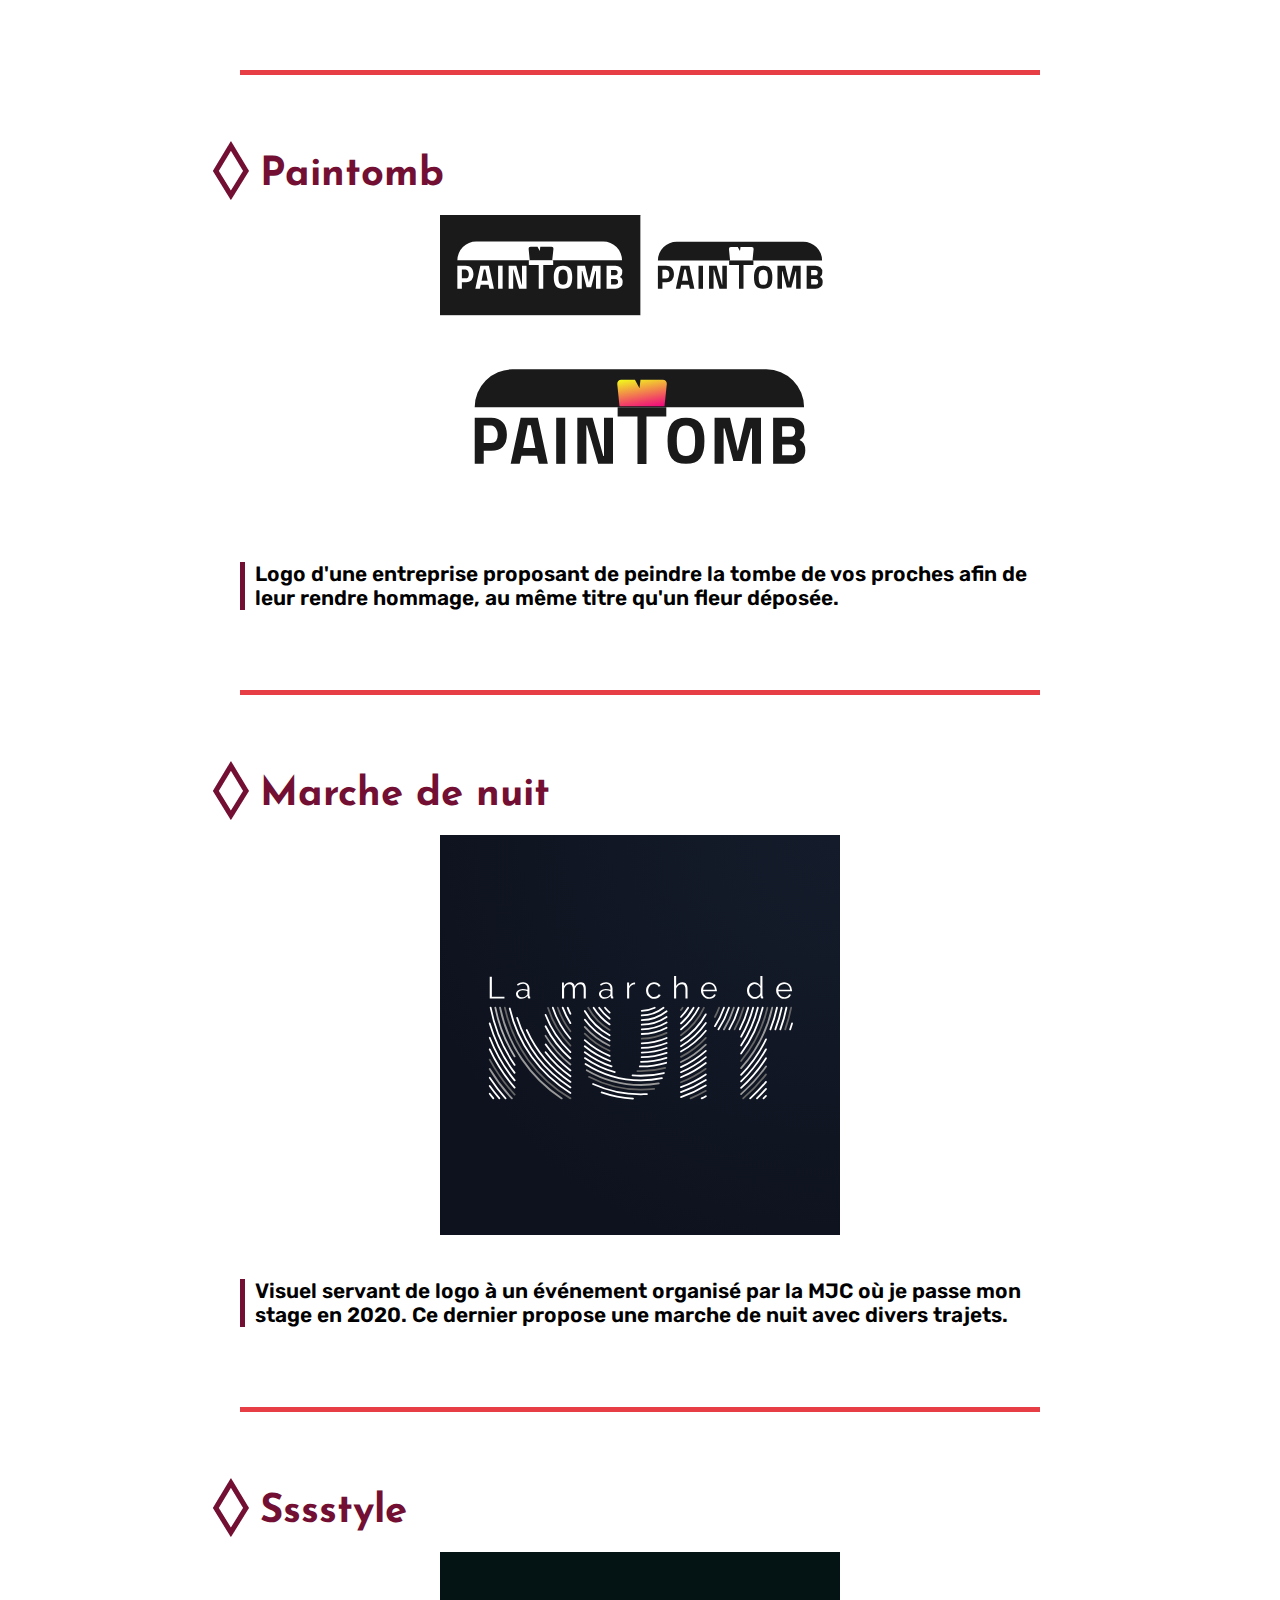
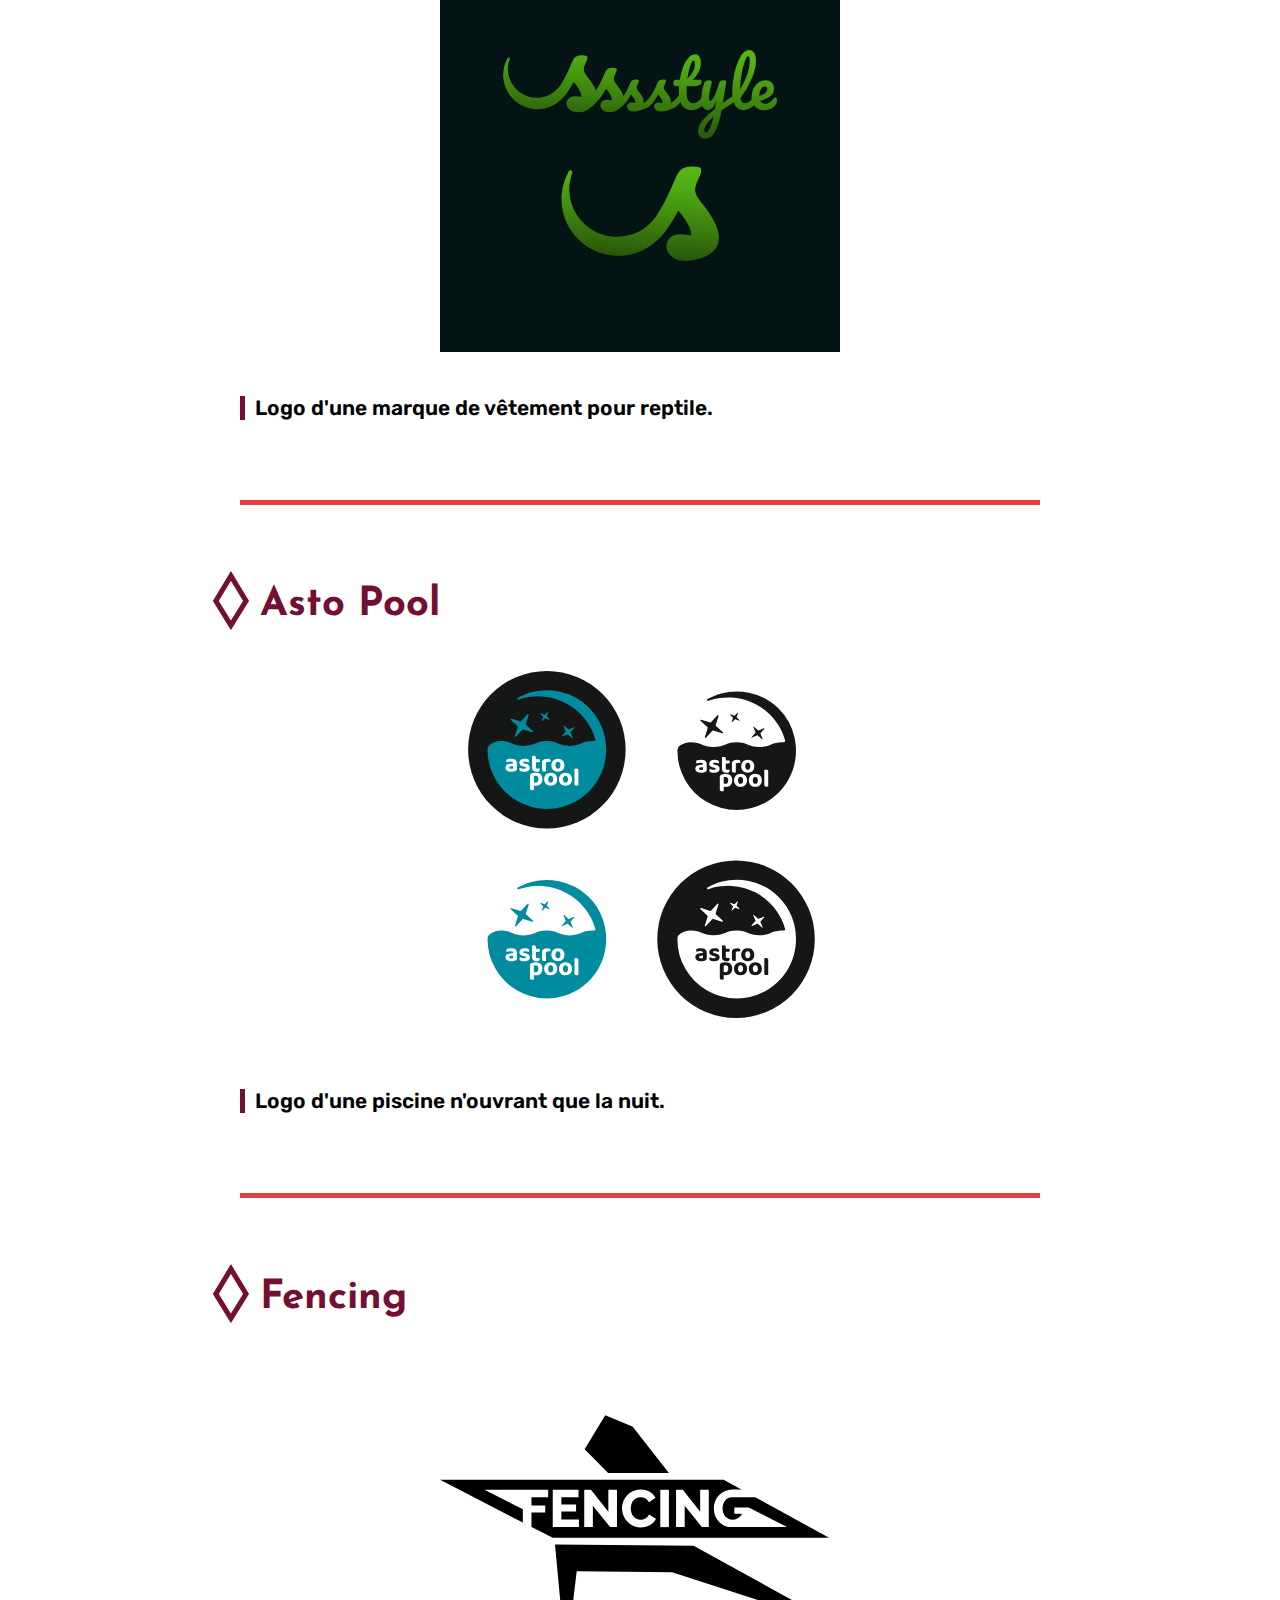
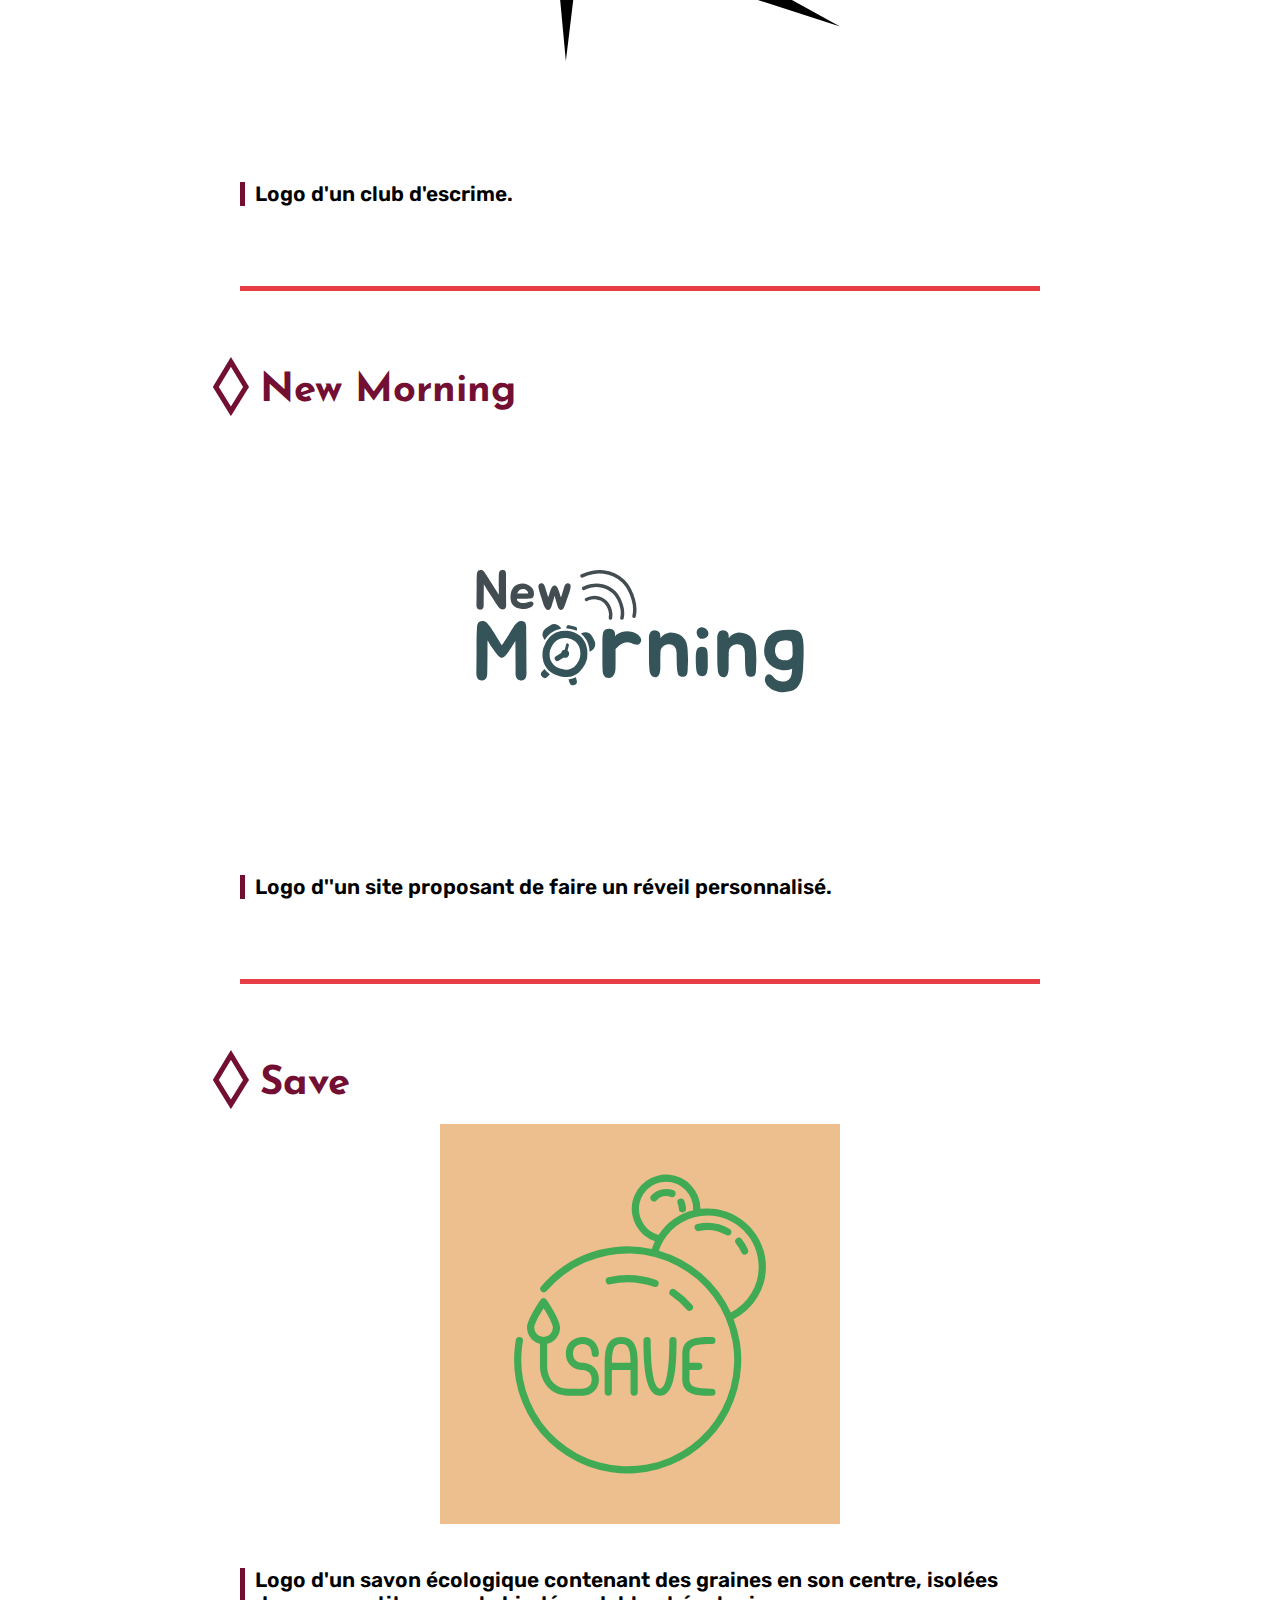
<file: logo.html>
<!DOCTYPE html>
<html lang="en">
<head>
    <meta charset="UTF-8">
    
    <link rel="stylesheet" type="text/css" href="css/style.css">
    <link rel="stylesheet" type="text/css" href="css/svg.css">

    <link href="https://fonts.googleapis.com/css?family=Josefin+Sans:400,600,700&display=swap" rel="stylesheet">
    <link href="https://fonts.googleapis.com/css?family=Rubik&display=swap" rel="stylesheet">
    <title>Jeannon Arthur</title>
</head>

<!-- ============================================================================================= -->
<!-- ============================================================================================= -->
<!-- ============================================================================================= -->
<!-- ============================================================================================= -->

<body>


    <!-- =============================================================== -->
    <!-- =============================================================== -->
    <!-- =============================================================== -->

    <nav id="main" class="ofixed">
        <figure id="nav-logo" class="unvisible"><img src="media/logo_principal/logomoi.svg" alt="Logo de Arthur Jeannon" /></figure>
        <ul id="superieure">
            <li><a href="index.html">MOI</a></li>
            <li><span class="crea">CREATIONS</span>
                <ul class="inferieure">
                    <li><a href="logo.html">Logos</a></li>
                    <li><a href="illu.html">Illustrations</a></li>
                    <li><a href="print.html">Prints</a></li>
                    <li><a href="clothes.html">Vêtements</a></li>
                    <li><a href="3d.html">Modélisations</a></li>
                </ul>
            </li>
            <li><span class="crea">PROJETS</span>
                <ul class="inferieure">
                    <li><a href="hhm.html">Hachi Hachi Mystery</a></li>
                    <li><a href="tsa.html">The Steam Artists</a></li>
                </ul>
            </li>
            <li><a href="jeu.html">JEUX</a></li>
        </ul>
        <figure id="nav-rs" class="unvisible"><img src="media/rs-bg.svg" alt="" /></figure>
        <ul id="rs">
            <li><a href="https://twitter.com/ArthurJeannon" onclick="window.open(this.href); return false;" ><img src="media/twi-logo.svg" alt="Image d'un lien menant vers le compte Twitter de Arthur Jeannon" /></a></li>
            <li><a href="https://www.instagram.com/arthur_jeannon/?hl=fr" onclick="window.open(this.href); return false;" ><img src="media/insta-logo.svg" alt="Image d'un lien menant vers le compte Instagram de Arthur Jeannon" /></a></li>
            <li><a href="https://www.linkedin.com/in/arthur-jeannon-39b530194/" onclick="window.open(this.href); return false;" ><img src="media/linkedin-logo.svg" alt="Image d'un lien menant vers le compte Linkedin de Arthur Jeannon" /></a></li>
        </ul>
    </nav>

    <!-- =============================================================== -->
    <!-- =============================================================== -->
    <!-- =============================================================== -->
   
    <main id="logos">
        <h1>Logos</h1>
        <section class="list">
            <h2>Mon premier logo</h2>
            <figure><img src="media/logos/monlogo_1.svg" alt="Mon premier logo" /></figure>
            <div>
                <p>Il était temps pour moi de me créer une identité visuelle, j'ai donc commencé à imaginer mon logo et voici le premier résultat. Je joue ici avec mes deux initiales (A et J) afin de faire un monogramme.</p>
            </div>
        </section>
        <section class="list">
            <h2>Mon deuxième logo</h2>
            <figure><img src="media/logos/monLogo02.svg" alt="Mon deuxième logo" /></figure>
            <div>
                <p>J'ai voulu expérimenter d'autres formes avec une couleur similaire pour mon logo personnel. Quelque chose de plus carré tout en gardant mes initiales.</p>
            </div>
        </section>
        <section class="list">
            <h2>Mon troisième logo</h2>
            <figure><img src="media/logos/monLogo03.svg" alt="Mon troisième logo" /></figure>
            <div>
                <p>Logo réalisé dans le cadre de mes études lors d'un entrainement. Nous devions réaliser plusieurs monogrammes nous représentant et j'en ai donc profité pour explorer un style différent.</p>
            </div>
        </section>
        <section class="list">
            <h2>Floraligne</h2>
            <figure><img src="media/logos/floraligne.svg" alt="Floraligne, logo d'un fleuriste en ligne fictif" /></figure>
            <div>
                <p>Voici un logo pour un fleuriste en ligne fictif. Je l'ai réalisé durant un exercice pour mes études.</p>
            </div>
        </section>
        <section class="list">
            <h2>Hachi Hachi Mystery - Prototype</h2>
            <figure><img src="media/logos/hhm_proto.svg" alt="Logo prototype d'un projet  de jeu vidéo" /></figure>
            <div>
                <p>Logo réalisé dans le cadre d'un projet tuteuré en groupe. C'est un des logos prototypes du jeu que nous développons.</p>
            </div>
        </section>
        <section class="list">
            <h2>Core Plug</h2>
            <figure><img src="media/logos/coreplug.svg" alt="Coreplug, logo fait pour s'entraîner en utilisant un générateur aléatoire de mot" /></figure>
            <div>
                <p>Afin de m'entraîner à faire des logos, j'ai utilisé un générateur aléatoire de mots et j'en ai fait un logo. Ici ce logo représenterait en quelque sorte une entreprise dans le médicale.</p>
            </div>
        </section>
        <section class="list">
            <h2>Snake</h2>
            <figure><img src="media/logos/snake.svg" alt="Snake, logo utilisant les dents d'un cobra pour s'illustrer soi-même" /></figure>
            <div>
                <p>J'apprécie beaucoup les logos utilisant la forme des lettres pour indiquer un message, un sens. Ici j'ai voulu expérimenter avec le mot "Snake" voulant dire "Serpent". Le "N" est représenté avec des dents de Cobra.</p>
            </div>
        </section>
        <section class="list">
            <h2>Brass O Matic</h2>
            <figure><img src="media/logos/brassomatic.svg" alt="Brass o matic, logo d'un projet scolaire d'une brasseuse tireuse de bierre fictive dans un style Steampunk" /></figure>
            <div>
                <p>Logo réalisé pour un produit fictif dans le cadre d'un projet en groupe de 2 jours. Nous devions imaginer un produit fictif et réaliser de la communication autour. Le thème était le Steampunk et le produit que nous avons décidé de produire est une brasseuse/tireuse de bière.</p>
            </div>
        </section>
        <section class="list">
            <h2>Offset Bubble</h2>
            <figure><img src="media/logos/aprilogo01.svg" alt="Offset bubble, logo fait pour s'entraîner en utilisant un générateur aléatoire de mot" /></figure>
            <div>
                <p>Première réalisation dans le cadre d'un mini-challenge imposé à moi-même : créer 1 logo par jour pendant le mois d'avril 2020.</p>
            </div>
        </section>
        <section class="list">
            <h2>Rabbon Games</h2>
            <figure><img src="media/logos/rabbon.svg" alt="Offset bubble, logo fait pour s'entraîner en utilisant un générateur aléatoire de mot" /></figure>
            <div>
                <p>Logo d'un studio de jeu vidéo fictif. Les bulles représentent l'alchimie faisant référence aux idées qui se mélangent.</p>
            </div>
        </section>
        <section class="list">
            <h2>Tardigrad</h2>
            <figure><img src="media/logos/tardigrad.svg" alt="Tardigrad, marque de Thermos à l'isolation et à la résistance incroyable." /></figure>
            <figure><img src="media/logos/tardigrad_mockup.png" alt="Mockup illustrant l'utilisation du logo ci-dessus sur des thermos." /></figure>
            <div>
                <p>Logo d'une marque de Thermos fictive. Elle promet une incroyable résistance et une isolation sans pareil, d'où le tardigrade et le slogan.</p>
            </div>
        </section>
        <section class="list">
            <h2>Night Coffee</h2>
            <figure><img src="media/logos/coffe.svg" alt="Night Coffee, un café ouvert uniquement tard le soir et très tôt le matin." /></figure>
            <div>
                <p>Logo d'un café fictif qui a la particularité d'ouvrir que tard le soir jusqu'en milieu de matinée. Le lieu est amménagé pour y travailler ou savourer un café.</p>
            </div>
        </section>
        <section class="list">
            <h2>Unik Rubik</h2>
            <figure><img src="media/logos/unikrubik.svg" alt="Unik Rubik, vendeur de Rubik's cubes personnalisables." /></figure>
            <div>
                <p>Logo d'une marque proposant de commander un Rubik's cube personnalisable tant dans sa forme que dans ses couleurs/motifs.</p>
            </div>
        </section>
        <section class="list">
            <h2>Inn Abyss</h2>
            <figure><img src="media/logos/innabyss.svg" alt="Inn Abyss, un hôtel futuriste dans les abysses." /></figure>
            <div>
                <p>Logo d'un hôtel futuriste qui propose de séjourner dans les abysses. Il met plus en avant le côté terrifiant et sensation forte de l'expérience que la qualité de l'hôtel en tant que tel.</p>
            </div>
        </section>
        <section class="list">
            <h2>Super Skilled Brothers</h2>
            <figure><img src="media/logos/ssb.svg" alt="Super Skilled Brothers, une organisation organisant des tournois E-Sport d'un jeu nommé Super Smash Bros." /></figure>
            <div>
                <p>Logo d'une organisation organisant des tournois E-Sport (tournois sport du jeu vidéo) du jeu Super Smash Bros.</p>
            </div>
        </section>
        <section class="list">
            <h2>Paintomb</h2>
            <figure><img src="media/logos/paintomb.svg" alt="Paintomb, une entreprise proposant de peindre la tombe de vos proches." /></figure>
            <div>
                <p>Logo d'une entreprise proposant de peindre la tombe de vos proches afin de leur rendre hommage, au même titre qu'un fleur déposée.</p>
            </div>
        </section>
        <section class="list">
            <h2>Marche de nuit</h2>
            <figure><img src="media/logos/marchedenuit.svg" alt="Marche de nuit, un événement organisé par la MJC qui m'accueil comme stagiaire." /></figure>
            <div>
                <p>Visuel servant de logo à un événement organisé par la MJC où je passe mon stage en 2020. Ce dernier propose une marche de nuit avec divers trajets.</p>
            </div>
        </section>
        <section class="list">
            <h2>Sssstyle</h2>
            <figure><img src="media/logos/sstyle.svg" alt="Sssstyle, marque de vêtement pour reptile." /></figure>
            <div>
                <p>Logo d'une marque de vêtement pour reptile.</p>
            </div>
        </section>
        <section class="list">
            <h2>Asto Pool</h2>
            <figure><img src="media/logos/astro.svg" alt="Sssstyle, marque de vêtement pour reptile." /></figure>
            <div>
                <p>Logo d'une piscine n'ouvrant que la nuit.</p>
            </div>
        </section>
        <section class="list">
            <h2>Fencing</h2>
            <figure><img src="media/logos/fencing.svg" alt="Sssstyle, marque de vêtement pour reptile." /></figure>
            <div>
                <p>Logo d'un club d'escrime.</p>
            </div>
        </section>
        <section class="list">
            <h2>New Morning</h2>
            <figure><img src="media/logos/morning.svg" alt="Sssstyle, marque de vêtement pour reptile." /></figure>
            <div>
                <p>Logo d''un site proposant de faire un réveil personnalisé.</p>
            </div>
        </section>
        <section class="list">
            <h2>Save</h2>
            <figure><img src="media/logos/save.svg" alt="Sssstyle, marque de vêtement pour reptile." /></figure>
            <div>
                <p>Logo d'un savon écologique contenant des graines en son centre, isolées dans une petite capsule biodégradable et écologique.</p>
            </div>
        </section>
        <section class="list">
            <h2>Beeek</h2>
            <figure><img src="media/logos/beeek.svg" alt="Sssstyle, marque de vêtement pour reptile." /></figure>
            <div>
                <p>Logo d'un bar E-Sport, c'est-à-dire un bar dédié aux jeux vidéo en plus de sa fonction initiale de bar.</p>
            </div>
        </section>
        <section class="list">
            <h2>Attack On Titan</h2>
            <figure><img src="media/logos/snk.svg" alt="Sssstyle, marque de vêtement pour reptile." /></figure>
            <div>
                <p>Logo faisant hommage à une oeuvre que j'apprécie beaucoup nommé L'attaque des titans.</p>
            </div>
        </section>
        <section class="list">
            <h2>New Past</h2>
            <figure><img src="media/logos/newpast.svg" alt="Sssstyle, marque de vêtement pour reptile." /></figure>
            <div>
                <p>Logo d'une boisson adoptant un style vaporwave.</p>
            </div>
        </section>
        <section class="list">
            <h2>High Walk</h2>
            <figure><img src="media/logos/highwalk.svg" alt="Sssstyle, marque de vêtement pour reptile." /></figure>
            <div>
                <p>Logo d'un agence de tourisme montagnard proposant des randonnées dans ces dernières.</p>
            </div>
        </section>
        <section class="list">
            <h2>Fibre</h2>
            <figure><img src="media/logos/fibre_1.svg" alt="Sssstyle, marque de vêtement pour reptile." /></figure>
            <div>
                <p>Idée de logo pour représenter la fibre.</p>
            </div>
        </section>
    </main>
    
    <!-- =============================================================== -->
    <!-- =============================================================== -->
    <!-- =============================================================== -->
    
    <footer>
        <p>Site fait à la main par Arthur Jeannon</p>
    </footer>

    <!-- ============================================================================================= -->
    <!-- ============================================================================================= -->
    <!-- ============================================================================================= -->
    <!-- ============================================================================================= -->

</body>
</html>
</file>
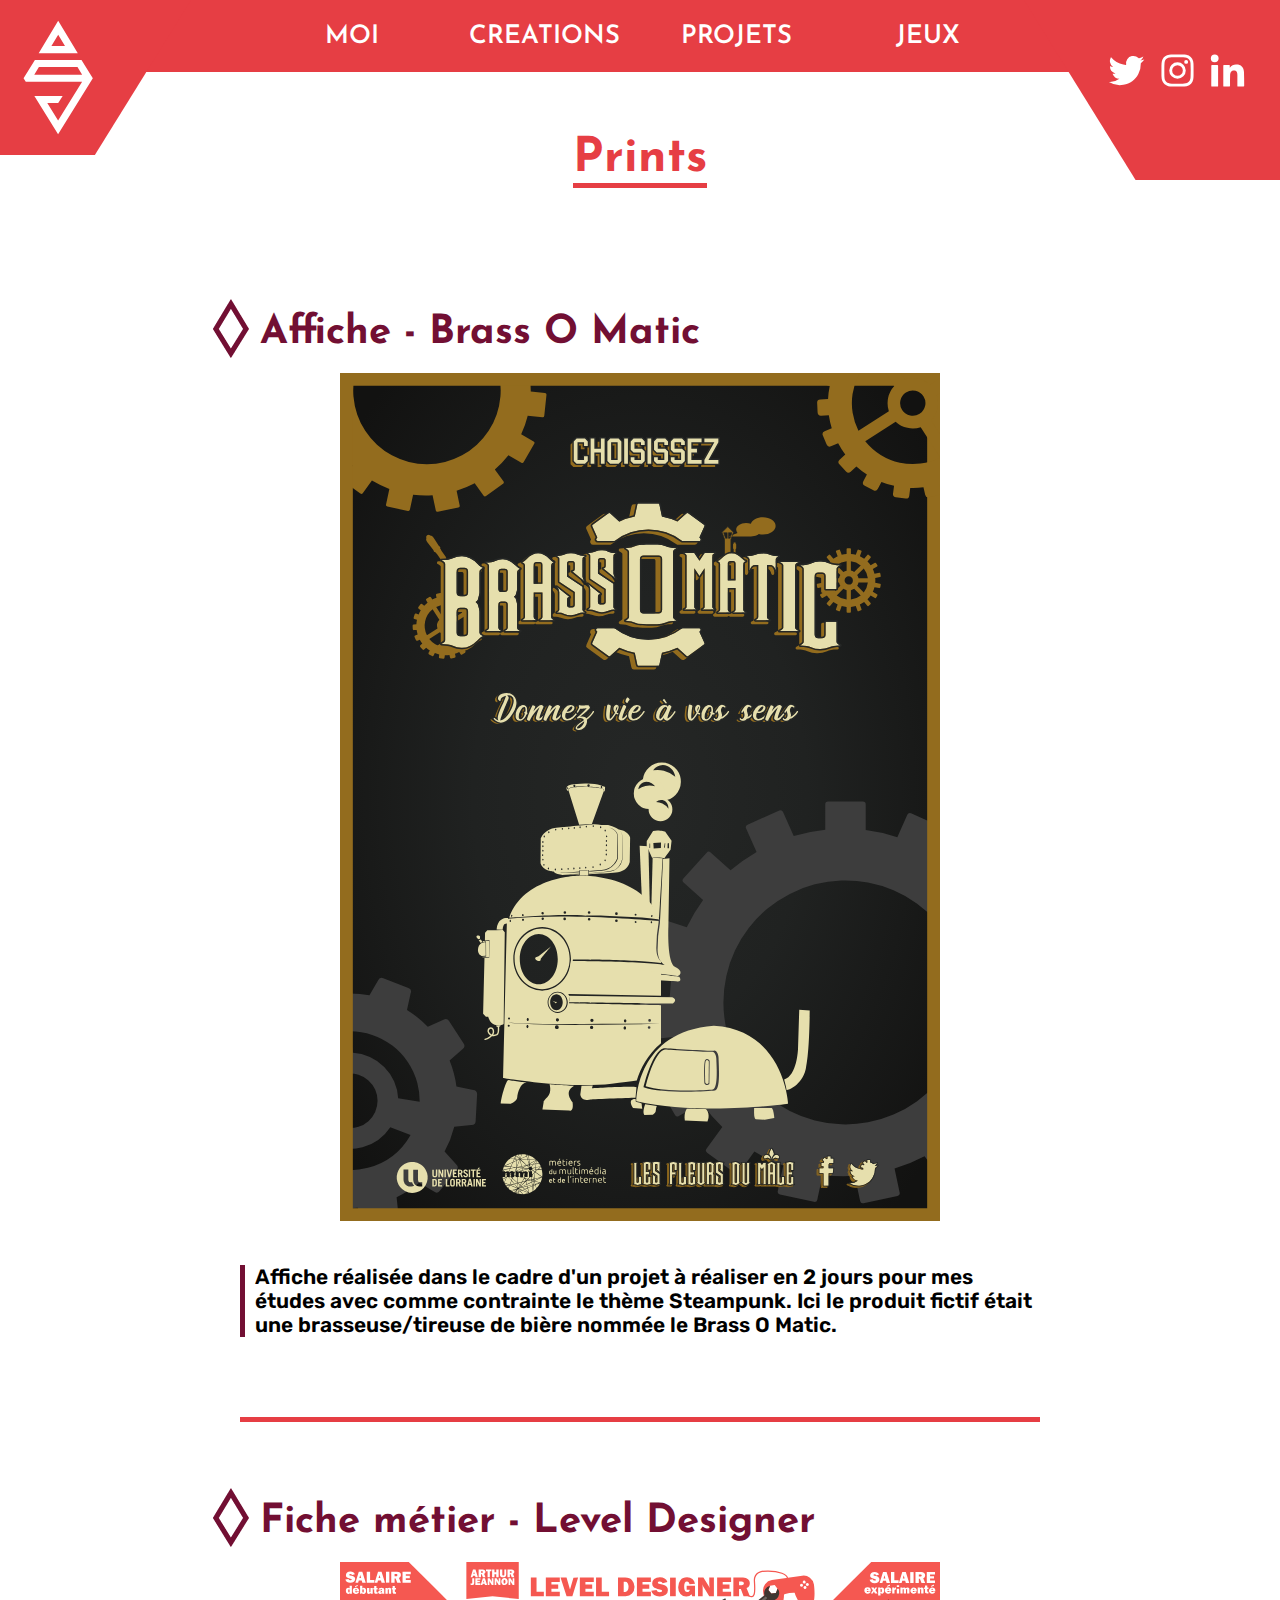
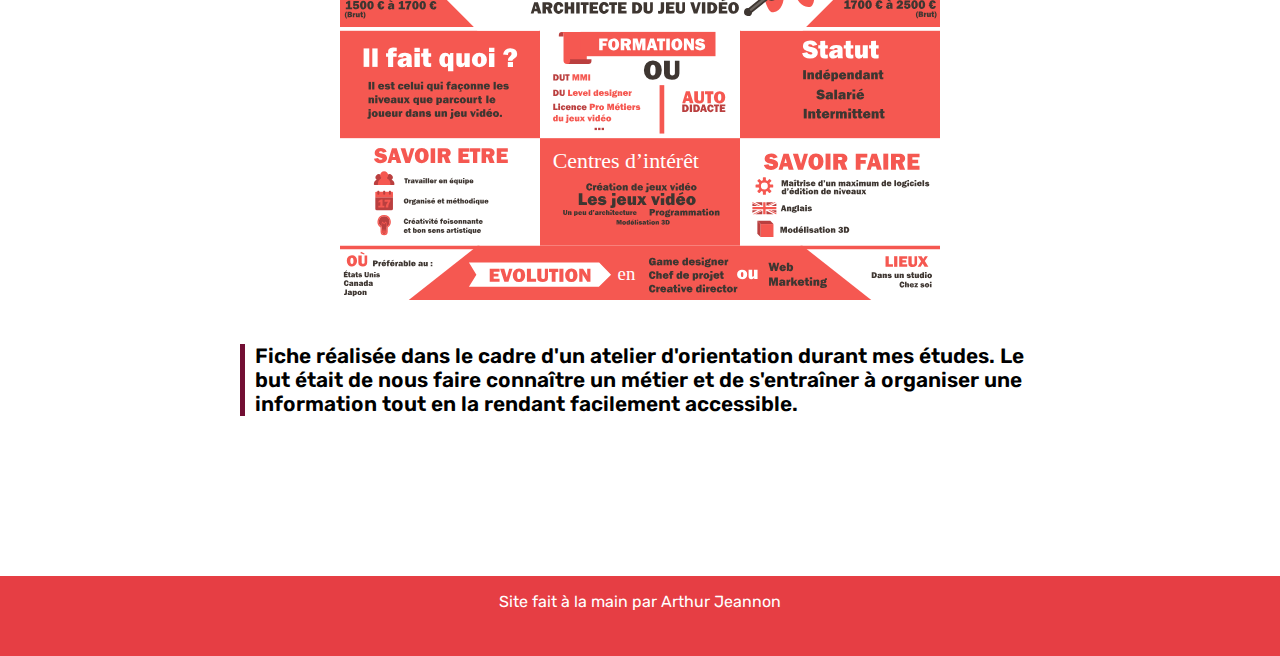
<file: print.html>
<!DOCTYPE html>
<html lang="en">
<head>
    <meta charset="UTF-8">
    
    <link rel="stylesheet" type="text/css" href="css/style.css">
    <link rel="stylesheet" type="text/css" href="css/svg.css">

    <link href="https://fonts.googleapis.com/css?family=Josefin+Sans:400,600,700&display=swap" rel="stylesheet">
    <link href="https://fonts.googleapis.com/css?family=Rubik&display=swap" rel="stylesheet">
    <title>Jeannon Arthur</title>
</head>

<!-- ============================================================================================= -->
<!-- ============================================================================================= -->
<!-- ============================================================================================= -->
<!-- ============================================================================================= -->

<body>

    <!-- =============================================================== -->
    <!-- =============================================================== -->
    <!-- =============================================================== -->

    <nav id="main" class="ofixed">
        <figure id="nav-logo" class="unvisible"><img src="media/logo_principal/logomoi.svg" alt="Logo de Arthur Jeannon" /></figure>
        <ul id="superieure">
            <li><a href="index.html">MOI</a></li>
            <li><span class="crea">CREATIONS</span>
                <ul class="inferieure">
                    <li><a href="logo.html">Logos</a></li>
                    <li><a href="illu.html">Illustrations</a></li>
                    <li><a href="print.html">Prints</a></li>
                    <li><a href="clothes.html">Vêtements</a></li>
                    <li><a href="3d.html">Modélisations</a></li>
                </ul>
            </li>
            <li><span class="crea">PROJETS</span>
                <ul class="inferieure">
                    <li><a href="hhm.html">Hachi Hachi Mystery</a></li>
                    <li><a href="tsa.html">The Steam Artists</a></li>
                </ul>
            </li>
            <li><a href="jeu.html">JEUX</a></li>
        </ul>
        <figure id="nav-rs" class="unvisible"><img src="media/rs-bg.svg" alt="" /></figure>
        <ul id="rs">
            <li><a href="https://twitter.com/ArthurJeannon" onclick="window.open(this.href); return false;" ><img src="media/twi-logo.svg" alt="Image d'un lien menant vers le compte Twitter de Arthur Jeannon" /></a></li>
            <li><a href="https://www.instagram.com/arthur_jeannon/?hl=fr" onclick="window.open(this.href); return false;" ><img src="media/insta-logo.svg" alt="Image d'un lien menant vers le compte Instagram de Arthur Jeannon" /></a></li>
            <li><a href="https://www.linkedin.com/in/arthur-jeannon-39b530194/" onclick="window.open(this.href); return false;" ><img src="media/linkedin-logo.svg" alt="Image d'un lien menant vers le compte Linkedin de Arthur Jeannon" /></a></li>
        </ul>
    </nav>

    <!-- =============================================================== -->
    <!-- =============================================================== -->
    <!-- =============================================================== -->
   
    <main id="print">
        <h1>Prints</h1>
        <section class="list">
            <h2>Affiche - Brass O Matic</h2>
            <figure><img src="media/print/brassomatic_affiche.svg" alt="Affiche pour faire la promotion d'un produit fictif nommé Brass o Matic." class="bigger"/></figure>
            <div>
                <p>Affiche réalisée dans le cadre d'un projet à réaliser en 2 jours pour mes études avec comme contrainte le thème Steampunk. Ici le produit fictif était une brasseuse/tireuse de bière nommée le Brass O Matic.</p>
            </div>
        </section>
        <section class="list">
            <h2>Fiche métier - Level Designer</h2>
            <figure><img src="media/print/leveldesigner.svg" alt="Fiche métier de Level Designer." class="bigger"/></figure>
            <div>
                <p>Fiche réalisée dans le cadre d'un atelier d'orientation durant mes études. Le but était de nous faire connaître un métier et de s'entraîner à organiser une information tout en la rendant facilement accessible.</p>
            </div>
        </section>
    </main>
    
    <!-- =============================================================== -->
    <!-- =============================================================== -->
    <!-- =============================================================== -->
    

    <footer>
        <p>Site fait à la main par Arthur Jeannon</p>
    </footer>

    <!-- ============================================================================================= -->
    <!-- ============================================================================================= -->
    <!-- ============================================================================================= -->
    <!-- ============================================================================================= -->

</body>
</html>
</file>
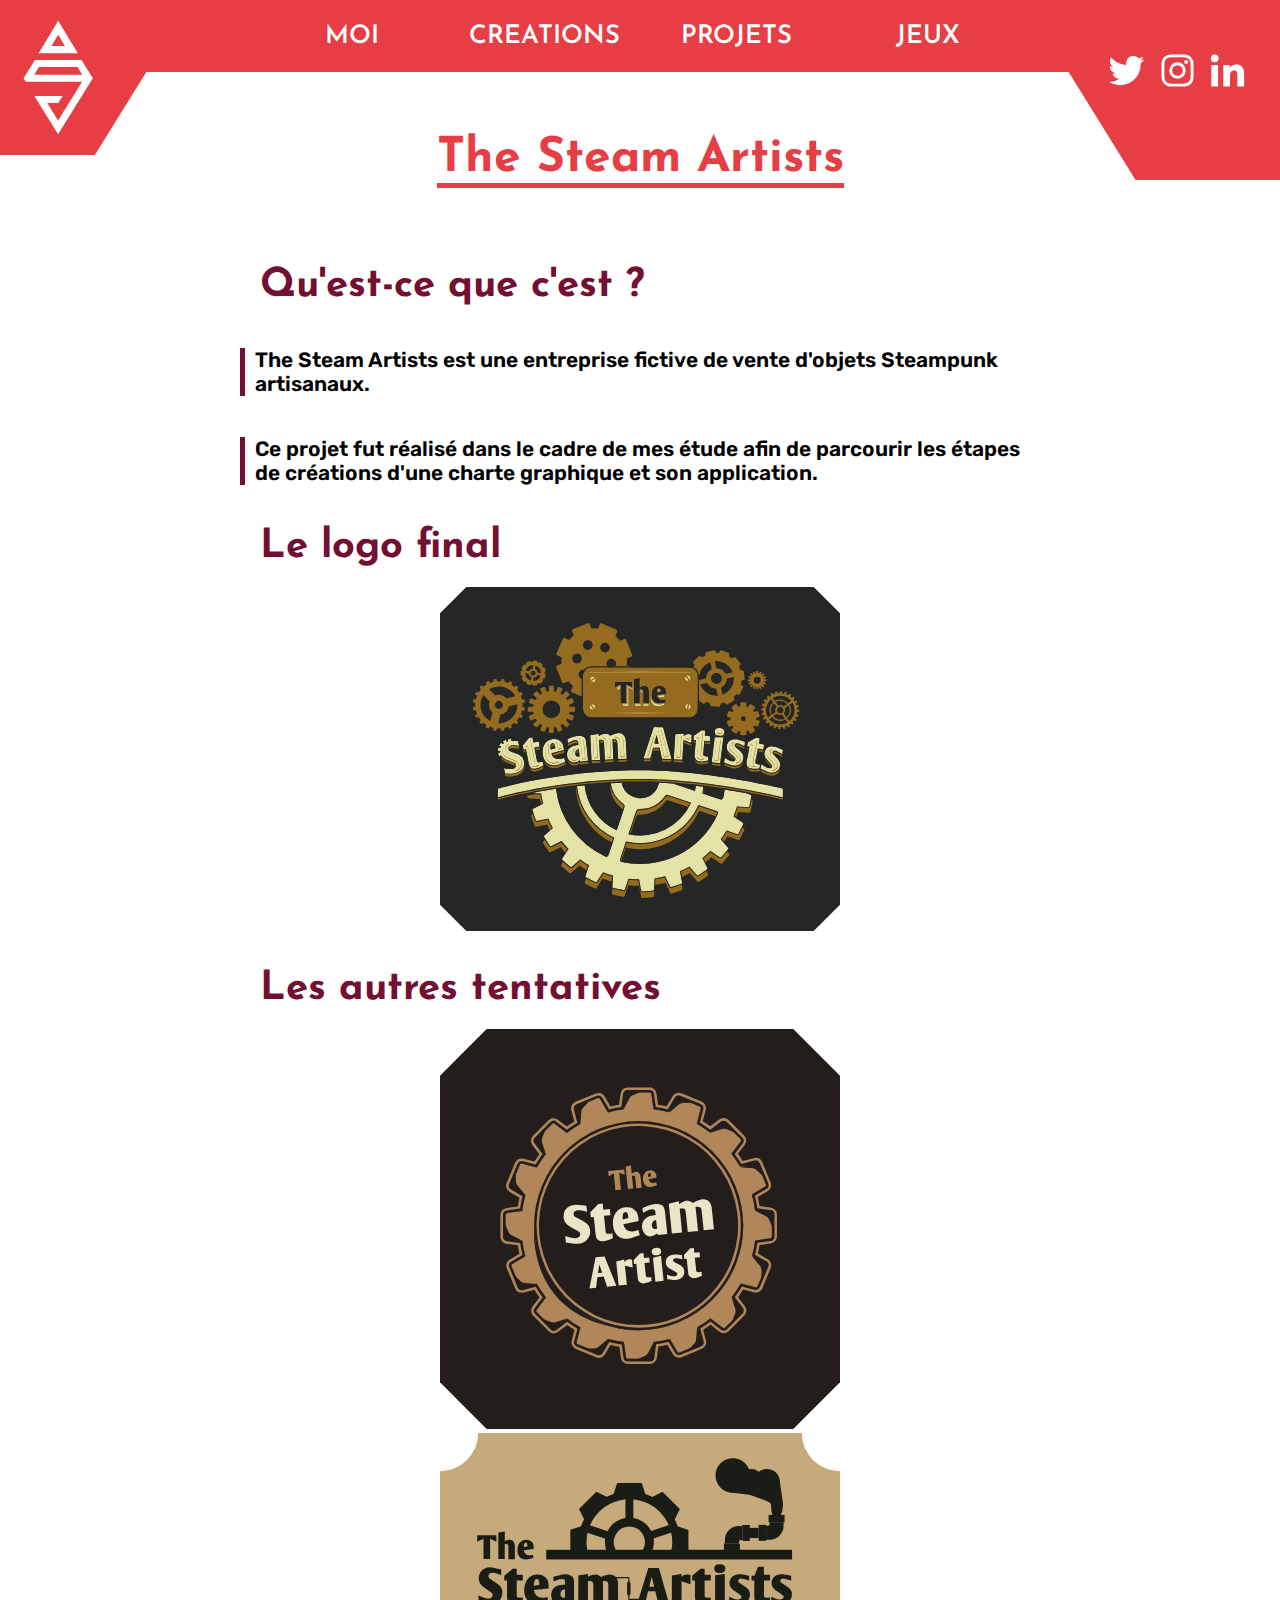
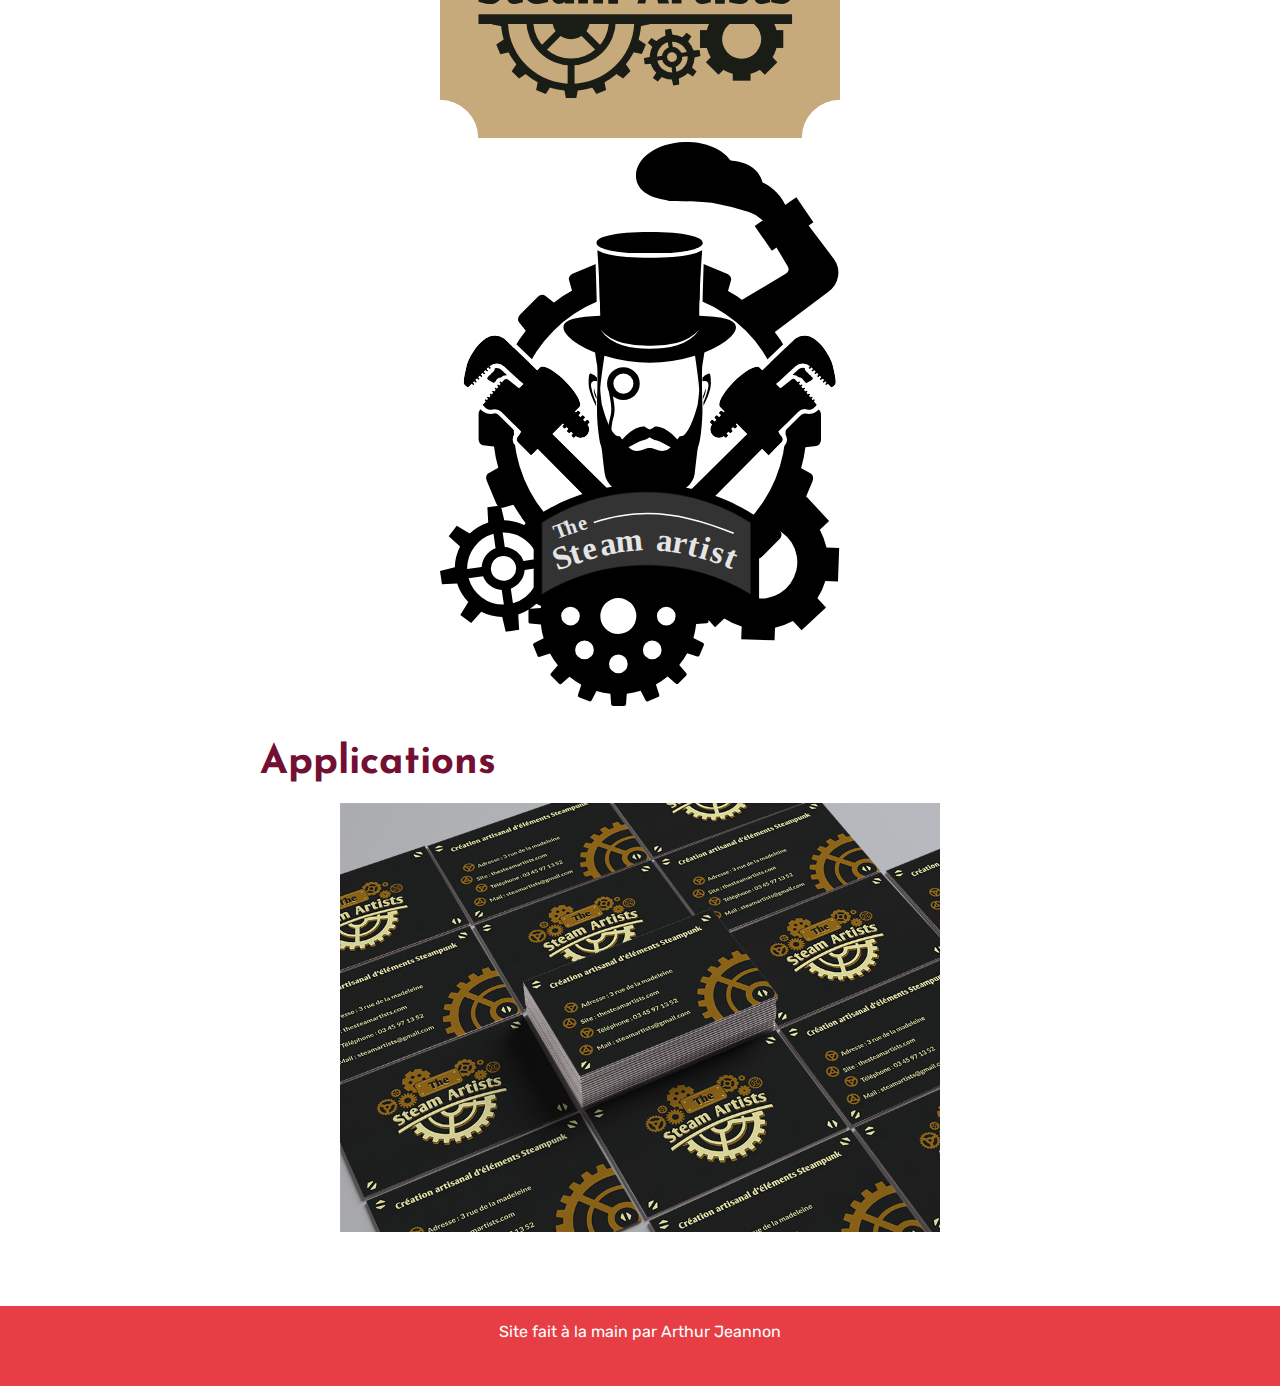
<file: tsa.html>
<!DOCTYPE html>
<html lang="en">
<head>
    <meta charset="UTF-8">
    
    <link rel="stylesheet" type="text/css" href="css/style.css">
    <link rel="stylesheet" type="text/css" href="css/svg.css">

    <link href="https://fonts.googleapis.com/css?family=Josefin+Sans:400,500,600,700&display=swap" rel="stylesheet">
    <link href="https://fonts.googleapis.com/css?family=Rubik&display=swap" rel="stylesheet">
    <title>Jeannon Arthur</title>
</head>

<!-- ============================================================================================= -->
<!-- ============================================================================================= -->
<!-- ============================================================================================= -->
<!-- ============================================================================================= -->

<body>


    <!-- =============================================================== -->
    <!-- =============================================================== -->
    <!-- =============================================================== -->

    <nav id="main" class="ofixed">
        <figure id="nav-logo" class="unvisible"><img src="media/logo_principal/logomoi.svg" alt="Logo de Arthur Jeannon" /></figure>
        <ul id="superieure">
            <li><a href="index.html">MOI</a></li>
            <li><span class="crea">CREATIONS</span>
                <ul class="inferieure">
                    <li><a href="logo.html">Logos</a></li>
                    <li><a href="illu.html">Illustrations</a></li>
                    <li><a href="print.html">Prints</a></li>
                    <li><a href="clothes.html">Vêtements</a></li>
                    <li><a href="3d.html">Modélisations</a></li>
                </ul>
            </li>
            <li><span class="crea">PROJETS</span>
                <ul class="inferieure">
                    <li><a href="hhm.html">Hachi Hachi Mystery</a></li>
                    <li><a href="tsa.html">The Steam Artists</a></li>
                </ul>
            </li>
            <li><a href="jeu.html">JEUX</a></li>
        </ul>
        <figure id="nav-rs" class="unvisible"><img src="media/rs-bg.svg" alt="" /></figure>
        <ul id="rs">
            <li><a href="https://twitter.com/ArthurJeannon" onclick="window.open(this.href); return false;" ><img src="media/twi-logo.svg" alt="Image d'un lien menant vers le compte Twitter de Arthur Jeannon" /></a></li>
            <li><a href="https://www.instagram.com/arthur_jeannon/?hl=fr" onclick="window.open(this.href); return false;" ><img src="media/insta-logo.svg" alt="Image d'un lien menant vers le compte Instagram de Arthur Jeannon" /></a></li>
            <li><a href="https://www.linkedin.com/in/arthur-jeannon-39b530194/" onclick="window.open(this.href); return false;" ><img src="media/linkedin-logo.svg" alt="Image d'un lien menant vers le compte Linkedin de Arthur Jeannon" /></a></li>
        </ul>
    </nav>

    <!-- =============================================================== -->
    <!-- =============================================================== -->
    <!-- =============================================================== -->
   
    <main id="tsa">
        <h1>The Steam Artists</h1>
        <section>

            <h2>Qu'est-ce que c'est ?</h2>
            <p>The Steam Artists est une entreprise fictive de vente d'objets Steampunk artisanaux.</p>

            <p>Ce projet fut réalisé dans le cadre de mes étude afin de parcourir les étapes de créations d'une charte graphique et son application.</p>

            <h2>Le logo final</h2>
            <figure><img class="smaller" src="media/projets/tsa/tsa_final.svg" alt="Logo d'une entreprise fictive nommée The Steam Artists." /></figure>

            <h2>Les autres tentatives</h2>
            <figure><img class="smaller" src="media/projets/tsa/tsa_01.svg" alt="Autre tentative pour le logo de The Steam Artists." /></figure>
            <figure><img class="smaller" src="media/projets/tsa/tsa_02.svg" alt="Autre tentative pour le logo de The Steam Artists." /></figure>
            <figure><img class="smaller" src="media/projets/tsa/tsa_03.svg" alt="Autre tentative pour le logo de The Steam Artists." /></figure>

            <h2>Applications</h2>
            <figure><img class="bigger" src="media/projets/tsa/cards.png" alt="Application du logo final sur un mockup de carte de visite." /></figure>
        </section>
    </main>
    
    <!-- =============================================================== -->
    <!-- =============================================================== -->
    <!-- =============================================================== -->
    

    <footer>
        <p>Site fait à la main par Arthur Jeannon</p>
    </footer>

    <!-- ============================================================================================= -->
    <!-- ============================================================================================= -->
    <!-- ============================================================================================= -->
    <!-- ============================================================================================= -->

</body>
</html>
</file>
<file: css/style.css>
/* ======================================================================= */
/* ==============================  GENERAL  ============================== */
/* ======================================================================= */
:root{
    --color-une: #E63E44;
    --color-deux: #720F33;
    --color-trois: #fff;
}

html{
    scroll-behavior: smooth;
}

body::-webkit-scrollbar{
    width: 10px;
}

body::-webkit-scrollbar-track{
    background: var(--color-deux);
}

body::-webkit-scrollbar-thumb{
    background: var(--color-trois);
}

body{
    margin: 0px;
    font-family: 'Josefin Sans';
    position: relative;  
    
    text-align: center;
}

div, header, footer, nav, section, article, aside, figure{
    box-sizing: border-box;
}

header, footer, nav{
    overflow: hidden;
}

h1{
    color: var(--color-une);
    font-size: 3em;

    display: inline-block;
    margin: auto;

    margin-bottom: 5vh;

    text-align: center;
    border-bottom: 5px var(--color-une) solid;
}

p{
    font-family: 'Rubik', sans-serif;
}

/* ======================================================================= */
/* ===============================  HEADER  ============================== */
/* ======================================================================= */

header{
    background-color: var(--color-une);
    height: 100vh;
    display: flex;
    align-items: center;
    justify-content: center;
}

header figure{
    text-align: center;
     
}

header img{
    height: 500px;
    width: auto;
}

/* ======================================================================= */
/* =================================  NAV  =============================== */
/* ======================================================================= */

nav.unfixed{
    overflow: hidden;
    visibility: hidden;
    opacity: 0;
    height: 0px;
}

nav.fixed{
    overflow: visible;
    position: fixed;
    top: 0px;
    opacity: 1;

    height: 8vh;
    width: 100vw;

    background-color: var(--color-une);
    border-bottom: 0px;
    transition-duration: 0.5s;
}

nav.ofixed{
    overflow: visible;
    position: fixed;
    top: 0px;
    opacity: 1;

    height: 8vh;
    width: 100vw;

    background-color: var(--color-une);
    border-bottom: 0px;
}

/* =========================  Mon logo  ============================ */

nav{
    position: relative;
}

nav figure{
    padding: 0px;
    margin: 0px;

    height: 100%;

    position: absolute;
}

nav #nav-logo{
    display: flex;
    align-items: center;
    justify-content: center;

    left: 0px;
    top: 0px;
}

nav #nav-rs{
    right: 20vw;
    top: 0px;

    z-index: -9;
}

nav #nav-rs img{
    height: 20vh;
    width: auto;

    position: absolute;
    top: 0px;
    left: 0px;
}

nav #nav-logo img{
    height: auto;
    width: 15vw;

    position: absolute;
    top: 0px;
    left: -1px;
}

#rs{
    position: absolute;
    top: 5vh;
    right: 2vw;

    list-style: none;

    margin: 0px;
    padding: 0px;
}

#rs li{
    float: left;

    width: 33%;
}

#rs img{
    width: 4vw;
    height: auto;

    border-bottom: 5px solid var(--color-une);

    transition-timing-function: ease-out;
    transition-duration: 0.2s;
}

#rs a:hover img{
    border-bottom: 5px solid var(--color-trois);
    color: var(--color-une);
    width: 4.5vw;
    height: auto;

    transition-timing-function: ease-out;
    transition-duration: 0.2s;
}

/* ========================  Supérieure  =========================== */

#superieure{
    list-style: none;
    padding: 0px;
    margin: auto;
    width: 60%;
    float: none;

    height: 100%;
    
    position: relative;
}

ul:not(.inferieure) li{
    width: 25%;
    float: left;
    text-align: center;
    height: 100%;
}

nav #superieure a, nav span.crea{
    text-decoration: none;
    font-weight: 600;
    font-size: 1.6em;
    color: var(--color-trois);
    
    display: flex;
    justify-content: center;
    align-items: center;

    height: 100%;

    box-sizing: border-box;
    
    transition-timing-function: ease-out;
    transition-duration: 0.1s;
}

nav.fixed #superieure a:hover,
nav.fixed #superieure a:focus,
nav.fixed span.crea:hover,
nav.fixed span.crea:focus,
nav.ofixed #superieure a:hover,
nav.ofixed #superieure a:focus,
nav.ofixed span.crea:hover,
nav.ofixed span.crea:focus{
    background-color: var(--color-trois);
    color: var(--color-une);
    
    transition-timing-function: ease-out;
    transition-duration: 0.1s;
}

/* ========================  Inférieure  =========================== */

.inferieure{
    width: 0%;
    opacity: 0;
    
    background-color: var(--color-trois);
    color: var(--color-une);
    border: var(--color-une) solid 3px;
    
    position: absolute;
    top: 8vh;
    overflow: hidden;

    visibility: hidden;
}

#superieure li:hover > .inferieure , #superieure li:focus > .inferieure{
    visibility: visible;
    opacity: 1;
    padding: 0px;
    
    width: auto;
}

ul.inferieure li{
    display: block;

    float: none;
    
    width: 100%;
}

nav #superieure .inferieure a{
    display: block;
    padding: 10px;
    
    font-size: 1em;
    font-weight: 600;
    text-align: left;
    
    color: var(--color-une);
}

nav #superieure .inferieure a:hover, nav #superieure .inferieure a:focus{
    color: var(--color-trois);
    
    background-color: var(--color-une);
}

/* =============================================================================== */
/* =================================  MAIN - Index  ============================== */
/* =============================================================================== */

main{
    padding-top: 15vh;
    overflow: visible;
}

#index, #pre{
    overflow: hidden;
}

main section{
    margin: auto;
    width: 800px;

    margin-bottom: 70px;
}

main section h2{
    font-size: 2.5em;
    color: var(--color-deux);

    margin-left: 20px;
    margin-bottom: 20px;

    text-align: center;
    position: relative;

    z-index: -999;
}

main section.list h2::before{
    content: url(../media/item_2.png);
    position: absolute;
    left: -1.2em;
    bottom: -0.4em;;
}

main section div.me{
    display: flex;
    flex-direction: row;
}

main section p{
    box-sizing: border-box;

    width: auto;

    text-align: left;

    font-size: 1.3em;
    font-weight: 600;

    margin: 0px;
    margin-top: 40px;
    padding-left: 10px;
    color: #000;
}

main:not(#index) section p{
    border-left: 5px var(--color-deux) solid;
}

main svg.parcousvg{
    display: block;
    margin: auto;
    text-align: center;
}

#pre figure, #pro figure{
    width: 100%;
    height: auto;
}

#pre figure img{
    width: 100%;
    height: 100%;
}

main img.bigger{
    width: 75%;
    height: auto;
}

main img.smaller{
    width: 50%;
    height: auto;
}

section.list{
    margin: auto;
    margin: 5em auto 5em auto;
    padding-bottom: 5em;
}

section.list:not(:last-of-type){
    border-bottom: 5px solid var(--color-une)
}

p a{
    color: var(--color-une);
}

section.projet p{
    margin: 2em 0em 2em 0em;
    width: 100%;
    text-align: left;
}

section.projet h2{
    text-align: left;
}

/* =============================================================================== */
/* ===============================  MAIN - Créations  ============================ */
/* =============================================================================== */

#creations{
    width: 60vw;
}

#creations div.conteneur{
    width: 33%;

    float: left;
}

#creations div.conteneur:hover div{
    background-color: var(--color-une);
}

#creations div.conteneur div:hover p{
    color: var(--color-trois);
}

#creations p{
    color: var(--color-une);

    margin-top: 25%;
    margin-bottom: 5%;

    font-size: 2em;

    font-weight: 900;
}

/* =============================================================================== */
/* =================================  MAIN - LOGOS  ============================== */
/* =============================================================================== */

#logos h2{
    text-align: left;
}

#logos p{
    width: 100%;
    text-align: left;
}

#logos figure{
    margin: auto;
    text-align: center;
}

#logos img{
    width: 50%;
    height: auto;
}


/* =============================================================================== */
/* ==============================  MAIN - print =========================== */
/* =============================================================================== */

#print h2{
    text-align: left;
}

#print p{
    width: 100%;
    text-align: left;
}

#print figure{
    margin: auto;
    text-align: center;
}

/* =============================================================================== */
/* ==============================  MAIN - ILLUSTRATION =========================== */
/* =============================================================================== */

#illu h2{
    text-align: left;
}

#illu p{
    width: 100%;
    text-align: left;
}

#illu figure{
    margin: auto;
    text-align: center;
}

#illu img:not(img.smaller){
    width: 100%;
    height: auto;
}

#illu section:nth-child(5) img{
    width: 50%;
    height: auto;
}

/* =============================================================================== */
/* ==============================  MAIN - vetements =========================== */
/* =============================================================================== */

#clothes h2{
    text-align: left;
}

#clothes p{
    width: 100%;
    text-align: left;
}

#clothes figure{
    margin: auto;
    text-align: center;
}

#clothes figure:first-child img{
    width: 50%;
    height: auto;

    float: left;
}

/* =============================================================================== */
/* ==============================  MAIN - Modelisation =========================== */
/* =============================================================================== */

#troisd h2{
    text-align: left;
}

#troisd p{
    width: 100%;
    text-align: left;
}

#troisd figure{
    margin: auto;
    text-align: center;
}

/* =============================================================================== */
/* ==============================  MAIN - hhm =========================== */
/* =============================================================================== */

#hhm h2{
    text-align: left;
}

#hhm p{
    margin: 2em 0em 2em 0em;
    width: 100%;
    text-align: left;
}

#hhm figure{
    margin: auto;
    text-align: center;
}

/* =============================================================================== */
/* ==============================  MAIN - tsa =========================== */
/* =============================================================================== */

#tsa h2{
    text-align: left;
}

#tsa p{
    margin: 2em 0em 2em 0em;
    width: 100%;
    text-align: left;
}

#tsa figure{
    margin: auto;
    text-align: center;
}

/* =============================================================================== */
/* ==================================== FOOTER =================================== */
/* =============================================================================== */


footer{
    width: 100%;
    background-color: var(--color-une);
    height: 5em;
}

footer p {
    color: #fff;
}
</file>
<file: css/svg.css>
.cls-1,.cls-4{
    fill:#e63e44;
}

.cls-2{
    fill:#fff;
}

.cls-3{
    font-size:72px;
    font-family:JosefinSans-Bold, Josefin Sans;
    font-weight:700;
}

.cls-4,.cls-5{
    font-size:60px;
    font-family:JosefinSans-SemiBold, Josefin Sans;
}

.cls-6{
    letter-spacing:-0.12em;
}

.cls-7{
    letter-spacing:-0.02em;
}

.cls-8{
    letter-spacing:-0.02em;
}

.cls-9{
    letter-spacing:-0.01em;
}

.cls-10{
    letter-spacing:0em;
}

.cls-11{
    letter-spacing:-0.1em;
}

.cls-12{
    letter-spacing:-0.02em;
}

.cls-13{
    letter-spacing:0em;
}

.cls-14{
    letter-spacing:-0.03em;
}

.cls-15{
    letter-spacing:-0.12em;
}
</file>
